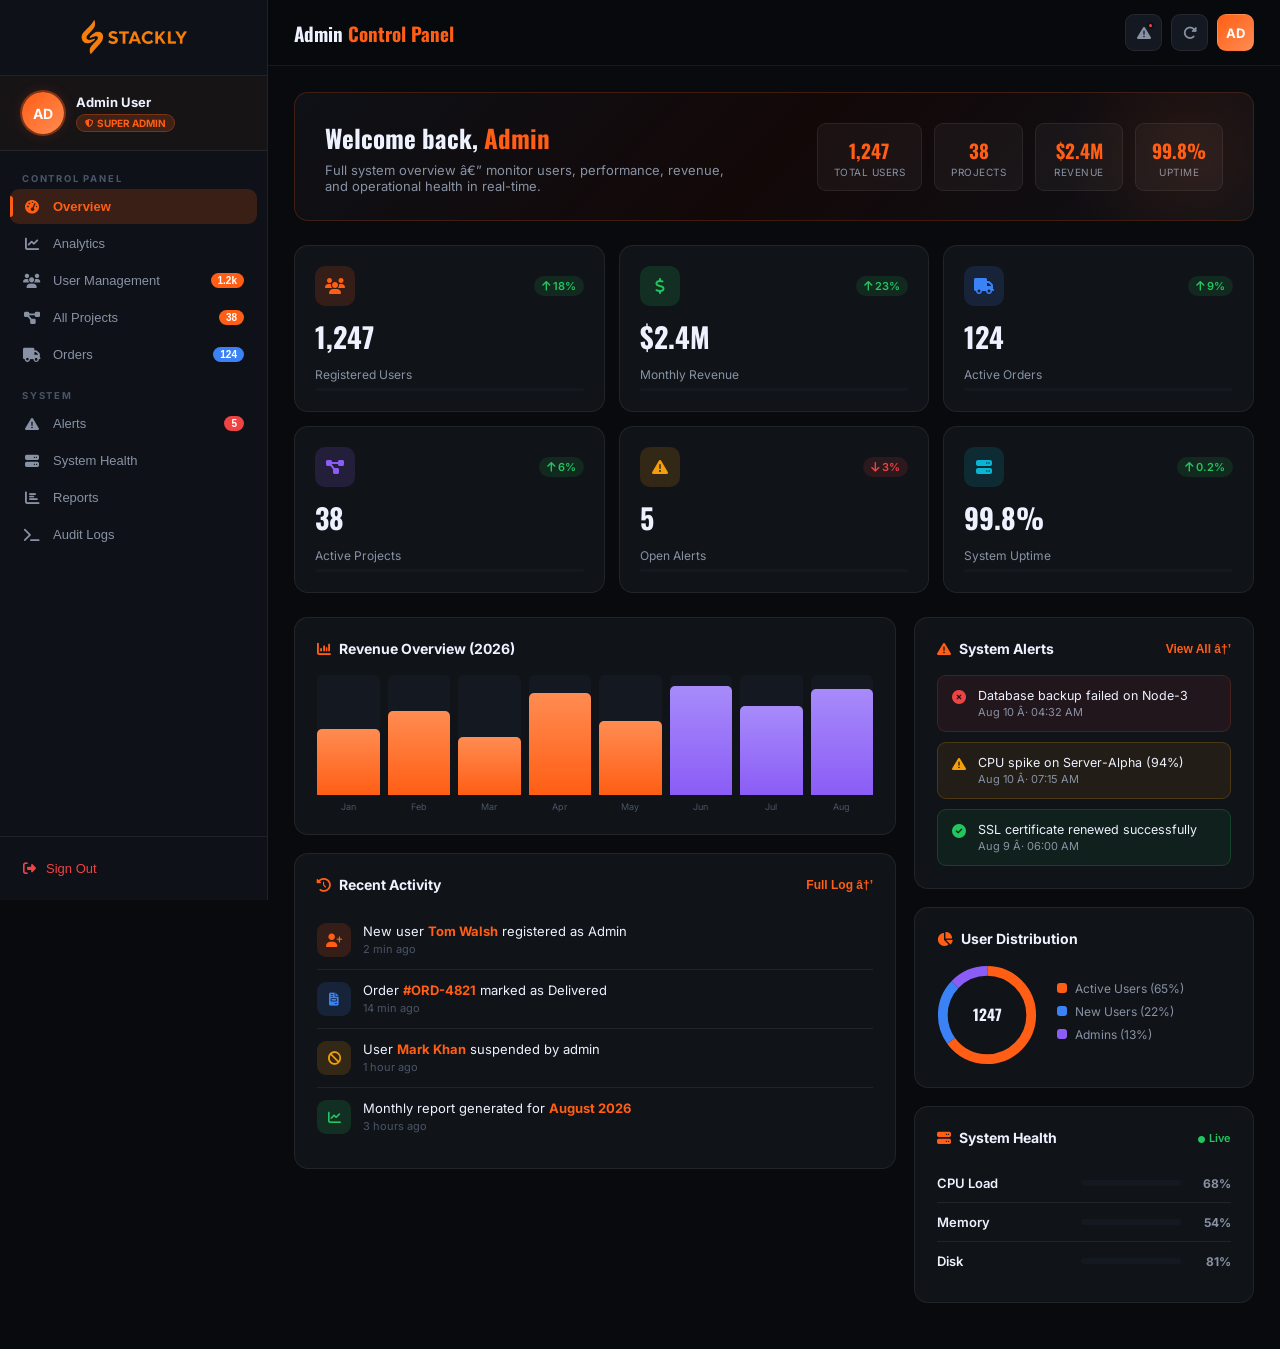
<file: admin-dashboard.html>
<!DOCTYPE html>
<html lang="en">
<head>

<link rel="preconnect" href="https://fonts.googleapis.com">
<link rel="preconnect" href="https://fonts.gstatic.com" crossorigin>
<link rel="preconnect" href="https://cdnjs.cloudflare.com" crossorigin>

<meta charset="UTF-8"/>
<meta name="viewport" content="width=device-width, initial-scale=1.0"/>
<title>Admin Dashboard | STACKLY Industrial</title>
<meta name="description" content="STACKLY Industrial Admin Control Panel â€“ manage users, analytics, and system settings."/>
<link rel="stylesheet" href="https://cdnjs.cloudflare.com/ajax/libs/font-awesome/6.4.0/css/all.min.css"/>
<link href="https://fonts.googleapis.com/css2?family=Inter:wght@300;400;500;600;700&family=Oswald:wght@500;600;700;800&display=swap" rel="stylesheet"/>
<style>     *, *::before, *::after { box-sizing: border-box; margin: 0; padding: 0; }     :root {       --primary:#FF5E14; --primary-dark:#d94e0e; --primary-glow:rgba(255,94,20,.18);       --bg:#080a0e; --bg2:#0e1117; --bg3:#141820;       --card:#101318; --border:rgba(255,255,255,.07);       --text:#eef2ff; --text-muted:#8892a4; --text-dim:#4a5568;       --success:#22c55e; --warning:#f59e0b; --info:#3b82f6; --danger:#ef4444;       --purple:#8b5cf6; --cyan:#06b6d4;       --sidebar-w:268px; --header-h:66px;       --radius:14px; --radius-sm:9px;       --tr:all .28s cubic-bezier(.25,.8,.25,1);     }     ::-webkit-scrollbar{width:4px} ::-webkit-scrollbar-track{background:var(--bg)} ::-webkit-scrollbar-thumb{background:var(--primary);border-radius:10px}     body{font-family:'Inter',sans-serif;background:var(--bg);color:var(--text);min-height:100vh;display:flex;overflow-x:hidden}      /* â•â• SIDEBAR â•â• */     .sidebar{width:var(--sidebar-w);min-height:100vh;background:var(--bg2);border-right:1px solid var(--border);display:flex;flex-direction:column;position:fixed;left:0;top:0;bottom:0;z-index:100}     .sidebar-logo{padding:20px 22px;display:flex;align-items:center;gap:12px;border-bottom:1px solid var(--border);text-decoration:none}     .logo-box{width:38px;height:38px;background:linear-gradient(135deg,var(--primary),#ff8c52);border-radius:9px;display:flex;align-items:center;justify-content:center;font-family:'Oswald',sans-serif;font-weight:800;font-size:13px;color:#fff;box-shadow:0 0 18px var(--primary-glow);flex-shrink:0}     .logo-text{font-family:'Oswald',sans-serif;font-weight:700;font-size:18px;color:var(--text)}     .logo-text span{color:var(--primary)}     .admin-pill{margin-left:auto;background:var(--primary-glow);border:1px solid rgba(255,94,20,.3);color:var(--primary);font-size:9px;font-weight:700;padding:3px 8px;border-radius:20px;text-transform:uppercase;letter-spacing:1px;flex-shrink:0}     .sidebar-user{padding:16px 22px;display:flex;align-items:center;gap:12px;border-bottom:1px solid var(--border);background:rgba(255,94,20,.04)}     .admin-av{width:42px;height:42px;background:linear-gradient(135deg,var(--primary),#ff8c52);border-radius:50%;display:flex;align-items:center;justify-content:center;font-size:14px;font-weight:700;color:#fff;flex-shrink:0;box-shadow:0 0 0 2px rgba(255,94,20,.4),0 0 14px var(--primary-glow)}     .admin-name{font-size:13px;font-weight:700;color:var(--text);overflow:hidden;text-overflow:ellipsis;white-space:nowrap}     .admin-badge{display:inline-flex;align-items:center;gap:4px;font-size:10px;color:var(--primary);background:var(--primary-glow);border:1px solid rgba(255,94,20,.3);border-radius:20px;padding:2px 8px;margin-top:3px;font-weight:700;text-transform:uppercase}     .sidebar-nav{flex:1;padding:14px 10px;overflow-y:auto}     .nav-label{font-size:9.5px;text-transform:uppercase;letter-spacing:1.8px;color:var(--text-dim);padding:8px 12px 5px;font-weight:700}     .nav-item{display:flex;align-items:center;gap:12px;padding:10px 13px;border-radius:var(--radius-sm);cursor:pointer;color:var(--text-muted);font-size:13px;font-weight:500;transition:var(--tr);margin-bottom:2px;background:none;border:none;width:100%;text-align:left;position:relative}     .nav-item:hover{background:rgba(255,94,20,.07);color:var(--primary)}     .nav-item.active{background:var(--primary-glow);color:var(--primary);font-weight:600}     .nav-item.active::before{content:'';position:absolute;left:0;top:20%;bottom:20%;width:3px;background:var(--primary);border-radius:0 3px 3px 0}     .nav-item i{width:18px;text-align:center;font-size:14px}     .nav-badge{margin-left:auto;font-size:10px;font-weight:700;border-radius:20px;padding:2px 7px;color:#fff}     .nb-red{background:var(--danger)} .nb-orange{background:var(--primary)} .nb-blue{background:var(--info)}     .sidebar-footer{padding:14px 10px;border-top:1px solid var(--border)}     .logout-btn{display:flex;align-items:center;gap:10px;padding:10px 13px;border-radius:var(--radius-sm);color:var(--danger);font-size:13px;font-weight:500;cursor:pointer;transition:var(--tr);background:none;border:none;width:100%;text-align:left}     .logout-btn:hover{background:rgba(239,68,68,.1)}      /* â•â• MAIN â•â• */     .main{margin-left:var(--sidebar-w);flex:1;display:flex;flex-direction:column;min-height:100vh;min-width:0}     .topbar{height:var(--header-h);background:rgba(8,10,14,.9);backdrop-filter:blur(16px);border-bottom:1px solid var(--border);display:flex;align-items:center;padding:0 26px;position:sticky;top:0;z-index:50;gap:14px}     .topbar-title{font-family:'Oswald',sans-serif;font-size:19px;font-weight:700;color:var(--text);flex:1}     .topbar-title span{color:var(--primary)}     .topbar-search{display:flex;align-items:center;gap:8px;background:var(--bg3);border:1px solid var(--border);border-radius:8px;padding:8px 13px;transition:var(--tr)}     .topbar-search:focus-within{border-color:var(--primary);box-shadow:0 0 0 3px var(--primary-glow)}     .topbar-search input{background:none;border:none;outline:none;color:var(--text);font-size:13px;width:190px}     .topbar-search input::placeholder{color:var(--text-dim)}     .topbar-search i{color:var(--text-dim);font-size:13px}     .topbar-actions{display:flex;align-items:center;gap:9px}     .icon-btn{width:37px;height:37px;border-radius:9px;background:var(--bg3);border:1px solid var(--border);display:flex;align-items:center;justify-content:center;color:var(--text-muted);cursor:pointer;transition:var(--tr);position:relative;font-size:14px}     .icon-btn:hover{border-color:var(--primary);color:var(--primary);background:var(--primary-glow)}     .notif-dot{position:absolute;top:7px;right:7px;width:7px;height:7px;background:var(--danger);border-radius:50%;border:2px solid var(--bg2)}      /* â•â• CONTENT â•â• */     .content{padding:26px;flex:1}     .page-section{display:none;animation:fadeUp .4s ease both}     .page-section.active{display:block}     @keyframes fadeUp{from{opacity:0;transform:translateY(14px)}to{opacity:1;transform:translateY(0)}}     @keyframes waveHand{0%{transform:rotate(0)}15%{transform:rotate(20deg)}30%{transform:rotate(-10deg)}45%{transform:rotate(18deg)}60%{transform:rotate(-8deg)}75%{transform:rotate(14deg)}100%{transform:rotate(0)}}      /* â”€ HERO BANNER â”€ */     .hero-banner{background:linear-gradient(135deg,#0e1117,#130808,#0e1117);border:1px solid rgba(255,94,20,.2);border-radius:var(--radius);padding:26px 30px;display:flex;align-items:center;justify-content:space-between;gap:20px;margin-bottom:24px;position:relative;overflow:hidden}     .hero-banner::before{content:'';position:absolute;top:-80px;right:-80px;width:280px;height:280px;background:radial-gradient(circle,rgba(255,94,20,.1) 0%,transparent 65%);pointer-events:none}     .hero-text h2{font-family:'Oswald',sans-serif;font-size:25px;font-weight:700;margin-bottom:6px}     .hero-text h2 span{color:var(--primary)}     .hero-text p{color:var(--text-muted);font-size:13px;max-width:400px}     .hero-kpis{display:flex;gap:12px;flex-wrap:wrap}     .hero-kpi{background:rgba(255,255,255,.04);border:1px solid var(--border);border-radius:var(--radius-sm);padding:12px 16px;text-align:center;min-width:88px}     .hero-kpi-val{font-size:19px;font-weight:800;color:var(--primary);font-family:'Oswald',sans-serif}     .hero-kpi-lbl{font-size:10px;color:var(--text-muted);margin-top:2px;text-transform:uppercase;letter-spacing:.5px}      /* â”€ SECTION HEADER â”€ */     .section-head{margin-bottom:22px}     .section-head h2{font-family:'Oswald',sans-serif;font-size:22px;font-weight:700;color:var(--text);margin-bottom:4px}     .section-head h2 span{color:var(--primary)}     .section-head p{font-size:13px;color:var(--text-muted)}      /* â”€ STATS â”€ */     .stats-grid{display:grid;grid-template-columns:repeat(3,1fr);gap:14px;margin-bottom:24px}     .stat-card{background:var(--card);border:1px solid var(--border);border-radius:var(--radius);padding:20px;display:flex;flex-direction:column;gap:10px;position:relative;overflow:hidden;transition:var(--tr)}     .stat-card:hover{border-color:var(--primary);transform:translateY(-3px);box-shadow:0 8px 28px rgba(255,94,20,.1)}     .stat-card::after{content:'';position:absolute;bottom:0;left:0;right:0;height:2px;background:linear-gradient(90deg,var(--primary),transparent);opacity:0;transition:var(--tr)}     .stat-card:hover::after{opacity:1}     .stat-header{display:flex;align-items:center;justify-content:space-between}     .stat-icon{width:40px;height:40px;border-radius:10px;display:flex;align-items:center;justify-content:center;font-size:16px}     .ic-orange{background:rgba(255,94,20,.15);color:var(--primary)} .ic-green{background:rgba(34,197,94,.15);color:var(--success)} .ic-blue{background:rgba(59,130,246,.15);color:var(--info)} .ic-amber{background:rgba(245,158,11,.15);color:var(--warning)} .ic-purple{background:rgba(139,92,246,.15);color:var(--purple)} .ic-cyan{background:rgba(6,182,212,.15);color:var(--cyan)} .ic-red{background:rgba(239,68,68,.15);color:var(--danger)}     .stat-trend{font-size:11px;font-weight:600;padding:3px 8px;border-radius:20px}     .trend-up{color:var(--success);background:rgba(34,197,94,.12)} .trend-down{color:var(--danger);background:rgba(239,68,68,.12)}     .stat-val{font-size:28px;font-weight:800;color:var(--text);font-family:'Oswald',sans-serif}     .stat-lbl{font-size:12px;color:var(--text-muted)}     .stat-bar{height:3px;background:var(--bg3);border-radius:10px;margin-top:-4px;overflow:hidden}     .stat-bar-fill{height:100%;border-radius:10px;transition:width 1.3s cubic-bezier(.4,0,.2,1)}      /* â”€ CARDS â”€ */     .card{background:var(--card);border:1px solid var(--border);border-radius:var(--radius);padding:22px}     .card-header{display:flex;align-items:center;justify-content:space-between;margin-bottom:18px}     .card-title{font-size:14px;font-weight:700;color:var(--text);display:flex;align-items:center;gap:8px}     .card-title i{color:var(--primary)}     .card-action{font-size:12px;color:var(--primary);cursor:pointer;font-weight:600;text-decoration:none;background:none;border:none}     .card-action:hover{text-decoration:underline}      /* â”€ GRID LAYOUTS â”€ */     .two-col{display:grid;grid-template-columns:1fr 340px;gap:18px;margin-bottom:20px}     .one-col{display:flex;flex-direction:column;gap:18px}      /* â”€ TABLE â”€ */     .table-wrap{overflow-x:auto}     table{width:100%;border-collapse:collapse;font-size:13px}     thead tr{border-bottom:1px solid var(--border)}     th{padding:10px 13px;text-align:left;font-size:10.5px;text-transform:uppercase;letter-spacing:1px;color:var(--text-dim);font-weight:700}     td{padding:12px 13px;color:var(--text-muted);border-bottom:1px solid rgba(255,255,255,.03);transition:var(--tr)}     tbody tr{transition:var(--tr)} tbody tr:hover td{background:rgba(255,94,20,.04);color:var(--text)} tbody tr:last-child td{border-bottom:none}     .td-bold{font-weight:700;color:var(--text)}     .mini-av{width:30px;height:30px;border-radius:50%;display:flex;align-items:center;justify-content:center;font-size:11px;font-weight:700;color:#fff;flex-shrink:0}     .pill{display:inline-flex;align-items:center;gap:5px;font-size:11px;font-weight:700;padding:3px 10px;border-radius:20px}     .pill i{font-size:7px}     .ps{background:rgba(34,197,94,.12);color:var(--success)} .pw{background:rgba(245,158,11,.12);color:var(--warning)} .pi{background:rgba(59,130,246,.12);color:var(--info)} .pd{background:rgba(239,68,68,.12);color:var(--danger)} .pp{background:rgba(139,92,246,.12);color:var(--purple)}     .act-btn{background:none;border:1px solid var(--border);color:var(--text-muted);padding:4px 11px;border-radius:6px;font-size:11px;cursor:pointer;transition:var(--tr);font-family:'Inter',sans-serif}     .act-btn:hover{border-color:var(--primary);color:var(--primary);background:var(--primary-glow)}     .act-btn.danger:hover{border-color:var(--danger);color:var(--danger);background:rgba(239,68,68,.08)}      /* â”€ CHART â”€ */     .rev-chart{display:flex;align-items:flex-end;gap:8px;height:120px;padding-top:10px}     .rev-bar{flex:1;display:flex;flex-direction:column;align-items:center}     .rev-bar-inner{width:100%;height:120px;background:var(--bg3);border-radius:5px 5px 0 0;position:relative}     .rev-bar-fill{position:absolute;bottom:0;left:0;right:0;border-radius:5px 5px 0 0;transition:height 1.2s cubic-bezier(.4,0,.2,1)}     .rfo{background:linear-gradient(to top,var(--primary),#ff8c52)} .rfp{background:linear-gradient(to top,var(--purple),#a78bfa)}     .rev-bar:hover .rev-bar-fill{filter:brightness(1.15)}     .rev-labels{display:flex;gap:8px;margin-top:6px}     .rev-lbl{flex:1;text-align:center;font-size:9px;color:var(--text-dim)}      /* â”€ HEALTH BARS â”€ */     .health-item{display:flex;align-items:center;gap:14px;padding:11px 0;border-bottom:1px solid var(--border)}     .health-item:last-child{border-bottom:none}     .health-name{font-size:13px;font-weight:600;color:var(--text);min-width:130px}     .health-bar{flex:1;height:6px;background:var(--bg3);border-radius:10px;overflow:hidden}     .health-fill{height:100%;border-radius:10px;transition:width 1.3s cubic-bezier(.4,0,.2,1)}     .hf-g{background:var(--success)} .hf-o{background:var(--primary)} .hf-b{background:var(--info)} .hf-a{background:var(--warning)} .hf-p{background:var(--purple)} .hf-c{background:var(--cyan)}     .health-pct{font-size:12px;font-weight:700;color:var(--text-muted);min-width:36px;text-align:right}      /* â”€ ALERTS â”€ */     .alert-item{display:flex;align-items:flex-start;gap:12px;padding:12px 14px;border-radius:var(--radius-sm);margin-bottom:10px;border:1px solid}     .alert-item:last-child{margin-bottom:0}     .alert-item.a-danger{background:rgba(239,68,68,.08);border-color:rgba(239,68,68,.2)}     .alert-item.a-warning{background:rgba(245,158,11,.08);border-color:rgba(245,158,11,.2)}     .alert-item.a-success{background:rgba(34,197,94,.08);border-color:rgba(34,197,94,.2)}     .alert-item.a-info{background:rgba(59,130,246,.08);border-color:rgba(59,130,246,.2)}     .alert-item.a-danger i{color:var(--danger)} .alert-item.a-warning i{color:var(--warning)} .alert-item.a-success i{color:var(--success)} .alert-item.a-info i{color:var(--info)}     .alert-item i{font-size:14px;margin-top:2px}     .alert-text{font-size:12.5px;color:var(--text)}     .alert-sub{font-size:11px;color:var(--text-muted);margin-top:2px}      /* â”€ ACTIVITY â”€ */     .act-item{display:flex;gap:12px;padding:12px 0;border-bottom:1px solid var(--border)}     .act-item:last-child{border-bottom:none}     .act-icon{width:34px;height:34px;border-radius:9px;display:flex;align-items:center;justify-content:center;font-size:13px;flex-shrink:0}     .act-text{font-size:13px;color:var(--text)} .act-text strong{color:var(--primary)}     .act-time{font-size:11px;color:var(--text-dim);margin-top:3px}      /* â”€ DONUT â”€ */     .donut-wrap{display:flex;align-items:center;gap:20px}     .dl-item{display:flex;align-items:center;gap:8px;font-size:12px;color:var(--text-muted);margin-bottom:8px}     .dl-dot{width:10px;height:10px;border-radius:3px;flex-shrink:0}      /* â”€ SETTINGS â”€ */     .settings-grid{display:grid;grid-template-columns:1fr 1fr;gap:18px}     .s-section h3{font-size:13px;font-weight:700;color:var(--text);margin-bottom:14px;padding-bottom:8px;border-bottom:1px solid var(--border);display:flex;align-items:center;gap:8px}     .s-section h3 i{color:var(--primary)}     .form-row{margin-bottom:14px}     .form-row label{display:block;font-size:11px;font-weight:700;color:var(--text-muted);text-transform:uppercase;letter-spacing:1px;margin-bottom:6px}     .form-ctrl{width:100%;background:var(--bg3);border:1px solid var(--border);border-radius:8px;padding:10px 14px;color:var(--text);font-size:13px;outline:none;font-family:'Inter',sans-serif;transition:var(--tr)}     .form-ctrl:focus{border-color:var(--primary);box-shadow:0 0 0 3px var(--primary-glow)}     .toggle-row{display:flex;align-items:center;justify-content:space-between;padding:11px 0;border-bottom:1px solid var(--border)}     .toggle-row:last-child{border-bottom:none}     .toggle-lbl{font-size:13px;color:var(--text)}     .toggle-sub{font-size:11px;color:var(--text-muted);margin-top:2px}     .toggle{width:42px;height:22px;background:var(--bg3);border:1px solid var(--border);border-radius:20px;cursor:pointer;position:relative;transition:var(--tr);flex-shrink:0}     .toggle.on{background:var(--primary);border-color:var(--primary)}     .toggle::after{content:'';position:absolute;top:3px;left:3px;width:14px;height:14px;background:#fff;border-radius:50%;transition:var(--tr)}     .toggle.on::after{left:23px}     .save-btn{background:var(--primary);color:#fff;border:none;padding:10px 24px;border-radius:9px;font-size:13px;font-weight:700;cursor:pointer;transition:var(--tr);font-family:'Inter',sans-serif}     .save-btn:hover{background:var(--primary-dark);transform:translateY(-1px)}      /* â”€ LOGS â”€ */     .log-item{display:flex;align-items:flex-start;gap:14px;padding:12px 0;border-bottom:1px solid var(--border)}     .log-item:last-child{border-bottom:none}     .log-badge{font-size:10px;font-weight:700;padding:3px 9px;border-radius:20px;flex-shrink:0;margin-top:2px}     .lb-info{background:rgba(59,130,246,.12);color:var(--info)} .lb-warn{background:rgba(245,158,11,.12);color:var(--warning)} .lb-danger{background:rgba(239,68,68,.12);color:var(--danger)} .lb-success{background:rgba(34,197,94,.12);color:var(--success)}     .log-text{font-size:12.5px;color:var(--text);flex:1}     .log-time{font-size:11px;color:var(--text-dim)}      /* â”€ REPORTS â”€ */     .report-grid{display:grid;grid-template-columns:repeat(3,1fr);gap:14px}     .report-card{background:var(--bg3);border:1px solid var(--border);border-radius:var(--radius-sm);padding:20px;cursor:pointer;transition:var(--tr);text-align:center}     .report-card:hover{border-color:var(--primary);transform:translateY(-3px)}     .report-card i{font-size:26px;color:var(--primary);margin-bottom:10px;display:block}     .report-card h4{font-size:13px;font-weight:700;color:var(--text);margin-bottom:4px}     .report-card p{font-size:11px;color:var(--text-muted)}      /* â”€ PROJECTS PAGE â”€ */     .proj-item{display:flex;align-items:center;gap:13px;padding:13px 0;border-bottom:1px solid var(--border);transition:var(--tr)}     .proj-item:first-child{padding-top:0} .proj-item:last-child{border-bottom:none;padding-bottom:0}     .proj-icon{width:38px;height:38px;border-radius:9px;display:flex;align-items:center;justify-content:center;font-size:14px;flex-shrink:0}     .p-orange{background:rgba(255,94,20,.15);color:var(--primary)} .p-blue{background:rgba(59,130,246,.15);color:var(--info)} .p-green{background:rgba(34,197,94,.15);color:var(--success)} .p-amber{background:rgba(245,158,11,.15);color:var(--warning)} .p-purple{background:rgba(139,92,246,.15);color:var(--purple)}     .proj-info{flex:1;min-width:0}     .proj-name{font-size:13px;font-weight:600;color:var(--text);overflow:hidden;text-overflow:ellipsis;white-space:nowrap}     .proj-meta{font-size:11px;color:var(--text-muted);margin-top:2px}     .prog-bar{height:4px;background:var(--bg3);border-radius:10px;overflow:hidden;width:90px;margin-bottom:3px}     .prog-fill{height:100%;background:var(--primary);border-radius:10px;transition:width 1.2s cubic-bezier(.4,0,.2,1)}     .prog-fill.g{background:var(--success)} .prog-fill.b{background:var(--info)} .prog-fill.a{background:var(--warning)} .prog-fill.p{background:var(--purple)}      /* â”€ RESPONSIVE â”€ */     @media(max-width:1100px){.two-col{grid-template-columns:1fr}.stats-grid{grid-template-columns:repeat(2,1fr)}}     @media(max-width:900px){.settings-grid{grid-template-columns:1fr}.report-grid{grid-template-columns:repeat(2,1fr)}}     .mobile-menu-btn{display:none;cursor:pointer;font-size:18px;margin-right:15px;color:var(--text)} @media(max-width:768px){.sidebar{transform:translateX(-100%);z-index:200;transition:transform 0.3s ease;box-shadow:4px 0 15px rgba(0,0,0,0.5)}.sidebar.open{transform:translateX(0)}.main{margin-left:0}.mobile-menu-btn{display:block}.stats-grid{grid-template-columns:1fr}.topbar-search{display:none}.sidebar-close-btn{display:block !important;}.topbar{padding:0 15px;gap:10px}.topbar-title{font-size:15px;white-space:nowrap;overflow:hidden;text-overflow:ellipsis}.proj-item{flex-wrap:wrap;gap:8px 13px}.proj-info{width:calc(100% - 51px);flex:none}.proj-item>div[style*="width:90px"]{margin-left:51px;flex:1;width:auto !important}.proj-item>span.pill{margin-left:0 !important}}   </style>
</head>
<body>
<!-- â•â•â•â•â•â•â•â•â•â• SIDEBAR â•â•â•â•â•â•â•â•â•â• -->
<aside class="sidebar">
<div style="display:flex; align-items:center; justify-content:space-between; border-bottom:1px solid var(--border);">
<a class="sidebar-logo" href="index.html" style="border-bottom:none; flex:1;">
<img src="images/stackly-logo.webp" alt="Stackly Logo" style="height: 35px; display: block; margin: auto;">
</a>
<div class="sidebar-close-btn" onclick="document.querySelector('.sidebar').classList.remove('open')" style="display:none; cursor:pointer; font-size:20px; color:var(--text); padding:0 20px;">
<i class="fas fa-times"></i>
</div>
</div>
<div class="sidebar-user">
<div class="admin-av" id="sidebarAvatar">AD</div>
<div style="min-width:0">
<div class="admin-name" id="sidebarName">Admin User</div>
<div class="admin-badge">
<i class="fas fa-shield-halved" style="font-size:8px">
</i> Super Admin</div>
</div>
</div>
<nav class="sidebar-nav">
<div class="nav-label">Control Panel</div>
<button class="nav-item active" data-page="overview" aria-label="Overview">
<i class="fas fa-gauge-high">
</i> Overview</button>
<button class="nav-item" data-page="analytics" aria-label="Analytics">
<i class="fas fa-chart-line">
</i> Analytics</button>
<button class="nav-item" data-page="users" aria-label="User Management">
<i class="fas fa-users">
</i> User Management <span class="nav-badge nb-orange">1.2k</span>
</button>
<button class="nav-item" data-page="projects" aria-label="All Projects">
<i class="fas fa-diagram-project">
</i> All Projects <span class="nav-badge nb-orange">38</span>
</button>
<button class="nav-item" data-page="orders" aria-label="Orders">
<i class="fas fa-truck">
</i> Orders <span class="nav-badge nb-blue">124</span>
</button>
<div class="nav-label" style="margin-top:10px">System</div>
<button class="nav-item" data-page="alerts" aria-label="Alerts">
<i class="fas fa-triangle-exclamation">
</i> Alerts <span class="nav-badge nb-red">5</span>
</button>
<button class="nav-item" data-page="health" aria-label="System Health">
<i class="fas fa-server">
</i> System Health</button>
<button class="nav-item" data-page="reports" aria-label="Reports">
<i class="fas fa-chart-bar">
</i> Reports</button>
<button class="nav-item" data-page="logs" aria-label="Audit Logs">
<i class="fas fa-terminal">
</i> Audit Logs</button>
</nav>
<div class="sidebar-footer">
<button class="logout-btn" aria-label="Sign Out" onclick="logout()">
<i class="fas fa-right-from-bracket">
</i> Sign Out</button>
</div>
</aside>
<!-- â•â•â•â•â•â•â•â•â•â• MAIN â•â•â•â•â•â•â•â•â•â• -->
<div class="main">
<!-- TOPBAR -->
<header class="topbar">
<div class="mobile-menu-btn" onclick="document.querySelector('.sidebar').classList.toggle('open')">
<i class="fas fa-bars"></i>
</div>
<div class="topbar-title" id="topbarTitle">Admin <span>Control Panel</span>
</div>

<div class="topbar-actions">
<div class="icon-btn" onclick="navTo('alerts')" title="Alerts">
<i class="fas fa-triangle-exclamation">
</i>
<span class="notif-dot">
</span>
</div>
<div class="icon-btn" onclick="location.reload()" title="Refresh">
<i class="fas fa-rotate-right">
</i>
</div>
<div class="icon-btn" id="topAvatar" onclick="window.location.href='404.html'" title="Profile" style="background:linear-gradient(135deg,var(--primary),#ff8c52);color:#fff;font-weight:700;font-size:13px;cursor:pointer">AD</div>
</div>
</header>
<div class="content">
<!-- â• â• â•  PAGE: OVERVIEW â• â• â•  -->
<section id="page-overview" class="page-section active">
<div class="hero-banner">
<div class="hero-text">
<h2>Welcome back, <span id="greetName">Admin</span>
<i class="fas fa-hand-wave" style="color:var(--primary);font-size:20px;vertical-align:middle;animation:waveHand 1.6s ease-in-out infinite;display:inline-block;transform-origin:70% 70%">
</i>
</h2>
<p>Full system overview â€” monitor users, performance, revenue, and operational health in real-time.</p>
</div>
<div class="hero-kpis">
<div class="hero-kpi">
<div class="hero-kpi-val" data-target="1247">0</div>
<div class="hero-kpi-lbl">Total Users</div>
</div>
<div class="hero-kpi">
<div class="hero-kpi-val" data-target="38">0</div>
<div class="hero-kpi-lbl">Projects</div>
</div>
<div class="hero-kpi">
<div class="hero-kpi-val">$2.4M</div>
<div class="hero-kpi-lbl">Revenue</div>
</div>
<div class="hero-kpi">
<div class="hero-kpi-val">99.8%</div>
<div class="hero-kpi-lbl">Uptime</div>
</div>
</div>
</div>
<div class="stats-grid">
<div class="stat-card">
<div class="stat-header">
<div class="stat-icon ic-orange">
<i class="fas fa-users">
</i>
</div>
<span class="stat-trend trend-up">
<i class="fas fa-arrow-up">
</i> 18%</span>
</div>
<div class="stat-val" data-target="1247">0</div>
<div class="stat-lbl">Registered Users</div>
<div class="stat-bar">
<div class="stat-bar-fill hf-o" style="width:0" data-w="82%">
</div>
</div>
</div>
<div class="stat-card">
<div class="stat-header">
<div class="stat-icon ic-green">
<i class="fas fa-dollar-sign">
</i>
</div>
<span class="stat-trend trend-up">
<i class="fas fa-arrow-up">
</i> 23%</span>
</div>
<div class="stat-val">$2.4M</div>
<div class="stat-lbl">Monthly Revenue</div>
<div class="stat-bar">
<div class="stat-bar-fill hf-g" style="width:0" data-w="71%">
</div>
</div>
</div>
<div class="stat-card">
<div class="stat-header">
<div class="stat-icon ic-blue">
<i class="fas fa-truck">
</i>
</div>
<span class="stat-trend trend-up">
<i class="fas fa-arrow-up">
</i> 9%</span>
</div>
<div class="stat-val" data-target="124">0</div>
<div class="stat-lbl">Active Orders</div>
<div class="stat-bar">
<div class="stat-bar-fill hf-b" style="width:0" data-w="55%">
</div>
</div>
</div>
<div class="stat-card">
<div class="stat-header">
<div class="stat-icon ic-purple">
<i class="fas fa-diagram-project">
</i>
</div>
<span class="stat-trend trend-up">
<i class="fas fa-arrow-up">
</i> 6%</span>
</div>
<div class="stat-val" data-target="38">0</div>
<div class="stat-lbl">Active Projects</div>
<div class="stat-bar">
<div class="stat-bar-fill hf-p" style="width:0" data-w="65%">
</div>
</div>
</div>
<div class="stat-card">
<div class="stat-header">
<div class="stat-icon ic-amber">
<i class="fas fa-triangle-exclamation">
</i>
</div>
<span class="stat-trend trend-down">
<i class="fas fa-arrow-down">
</i> 3%</span>
</div>
<div class="stat-val" data-target="5">0</div>
<div class="stat-lbl">Open Alerts</div>
<div class="stat-bar">
<div class="stat-bar-fill hf-a" style="width:0" data-w="20%">
</div>
</div>
</div>
<div class="stat-card">
<div class="stat-header">
<div class="stat-icon ic-cyan">
<i class="fas fa-server">
</i>
</div>
<span class="stat-trend trend-up">
<i class="fas fa-arrow-up">
</i> 0.2%</span>
</div>
<div class="stat-val">99.8%</div>
<div class="stat-lbl">System Uptime</div>
<div class="stat-bar">
<div class="stat-bar-fill hf-c" style="width:0" data-w="99.8%">
</div>
</div>
</div>
</div>
<div class="two-col">
<div class="one-col">
<!-- Revenue chart -->
<div class="card">
<div class="card-header">
<div class="card-title">
<i class="fas fa-chart-column">
</i> Revenue Overview (2026)</div>
</div>
<div class="rev-chart" id="revChart">
<div class="rev-bar">
<div class="rev-bar-inner">
<div class="rev-bar-fill rfo" style="height:0" data-h="55%">
</div>
</div>
</div>
<div class="rev-bar">
<div class="rev-bar-inner">
<div class="rev-bar-fill rfo" style="height:0" data-h="70%">
</div>
</div>
</div>
<div class="rev-bar">
<div class="rev-bar-inner">
<div class="rev-bar-fill rfo" style="height:0" data-h="48%">
</div>
</div>
</div>
<div class="rev-bar">
<div class="rev-bar-inner">
<div class="rev-bar-fill rfo" style="height:0" data-h="85%">
</div>
</div>
</div>
<div class="rev-bar">
<div class="rev-bar-inner">
<div class="rev-bar-fill rfo" style="height:0" data-h="62%">
</div>
</div>
</div>
<div class="rev-bar">
<div class="rev-bar-inner">
<div class="rev-bar-fill rfp" style="height:0" data-h="91%">
</div>
</div>
</div>
<div class="rev-bar">
<div class="rev-bar-inner">
<div class="rev-bar-fill rfp" style="height:0" data-h="74%">
</div>
</div>
</div>
<div class="rev-bar">
<div class="rev-bar-inner">
<div class="rev-bar-fill rfp" style="height:0" data-h="88%">
</div>
</div>
</div>
</div>
<div class="rev-labels">
<div class="rev-lbl">Jan</div>
<div class="rev-lbl">Feb</div>
<div class="rev-lbl">Mar</div>
<div class="rev-lbl">Apr</div>
<div class="rev-lbl">May</div>
<div class="rev-lbl">Jun</div>
<div class="rev-lbl">Jul</div>
<div class="rev-lbl">Aug</div>
</div>
</div>
<!-- Recent activity -->
<div class="card">
<div class="card-header">
<div class="card-title">
<i class="fas fa-clock-rotate-left">
</i> Recent Activity</div>
<button class="card-action" onclick="navTo('logs')">Full Log â†’</button>
</div>
<div class="act-item">
<div class="act-icon ic-orange">
<i class="fas fa-user-plus" style="color:var(--primary)">
</i>
</div>
<div>
<div class="act-text">New user <strong>Tom Walsh</strong> registered as Admin</div>
<div class="act-time">2 min ago</div>
</div>
</div>
<div class="act-item">
<div class="act-icon ic-blue">
<i class="fas fa-file-invoice" style="color:var(--info)">
</i>
</div>
<div>
<div class="act-text">Order <strong>#ORD-4821</strong> marked as Delivered</div>
<div class="act-time">14 min ago</div>
</div>
</div>
<div class="act-item">
<div class="act-icon ic-amber">
<i class="fas fa-ban" style="color:var(--warning)">
</i>
</div>
<div>
<div class="act-text">User <strong>Mark Khan</strong> suspended by admin</div>
<div class="act-time">1 hour ago</div>
</div>
</div>
<div class="act-item">
<div class="act-icon ic-green">
<i class="fas fa-chart-line" style="color:var(--success)">
</i>
</div>
<div>
<div class="act-text">Monthly report generated for <strong>August 2026</strong>
</div>
<div class="act-time">3 hours ago</div>
</div>
</div>
</div>
</div>
<div class="one-col">
<!-- Alerts -->
<div class="card">
<div class="card-header">
<div class="card-title">
<i class="fas fa-triangle-exclamation">
</i> System Alerts</div>
<button class="card-action" onclick="navTo('alerts')">View All â†’</button>
</div>
<div class="alert-item a-danger">
<i class="fas fa-circle-xmark">
</i>
<div>
<div class="alert-text">Database backup failed on Node-3</div>
<div class="alert-sub">Aug 10 Â· 04:32 AM</div>
</div>
</div>
<div class="alert-item a-warning">
<i class="fas fa-triangle-exclamation">
</i>
<div>
<div class="alert-text">CPU spike on Server-Alpha (94%)</div>
<div class="alert-sub">Aug 10 Â· 07:15 AM</div>
</div>
</div>
<div class="alert-item a-success">
<i class="fas fa-circle-check">
</i>
<div>
<div class="alert-text">SSL certificate renewed successfully</div>
<div class="alert-sub">Aug 9 Â· 06:00 AM</div>
</div>
</div>
</div>
<!-- User distribution donut -->
<div class="card">
<div class="card-header">
<div class="card-title">
<i class="fas fa-chart-pie">
</i> User Distribution</div>
</div>
<div class="donut-wrap">
<svg width="100" height="100" viewBox="0 0 36 36" style="flex-shrink:0">
<circle cx="18" cy="18" r="15.9155" fill="none" stroke="#1a1a2e" stroke-width="3.5"/>
<circle cx="18" cy="18" r="15.9155" fill="none" stroke="#FF5E14" stroke-width="3.5" stroke-dasharray="65 35" stroke-dashoffset="25"/>
<circle cx="18" cy="18" r="15.9155" fill="none" stroke="#3b82f6" stroke-width="3.5" stroke-dasharray="22 78" stroke-dashoffset="-40"/>
<circle cx="18" cy="18" r="15.9155" fill="none" stroke="#8b5cf6" stroke-width="3.5" stroke-dasharray="13 87" stroke-dashoffset="-62"/>
<text x="18" y="20" text-anchor="middle" fill="#eef2ff" font-size="5.5" font-weight="700" font-family="Oswald">1247</text>
</svg>
<div>
<div class="dl-item">
<div class="dl-dot" style="background:var(--primary)">
</div> Active Users (65%)</div>
<div class="dl-item">
<div class="dl-dot" style="background:var(--info)">
</div> New Users (22%)</div>
<div class="dl-item">
<div class="dl-dot" style="background:var(--purple)">
</div> Admins (13%)</div>
</div>
</div>
</div>
<!-- System health mini -->
<div class="card">
<div class="card-header">
<div class="card-title">
<i class="fas fa-server">
</i> System Health</div>
<span style="font-size:11px;color:var(--success);font-weight:600">
<i class="fas fa-circle" style="font-size:7px;margin-right:4px">
</i>Live</span>
</div>
<div class="health-item">
<div class="health-name">CPU Load</div>
<div class="health-bar">
<div class="health-fill hf-o" style="width:0" data-w="68%">
</div>
</div>
<div class="health-pct">68%</div>
</div>
<div class="health-item">
<div class="health-name">Memory</div>
<div class="health-bar">
<div class="health-fill hf-b" style="width:0" data-w="54%">
</div>
</div>
<div class="health-pct">54%</div>
</div>
<div class="health-item">
<div class="health-name">Disk</div>
<div class="health-bar">
<div class="health-fill hf-a" style="width:0" data-w="81%">
</div>
</div>
<div class="health-pct">81%</div>
</div>
</div>
</div>
</div>
</section>
<!-- â•â•â• PAGE: ANALYTICS â•â•â• -->
<section id="page-analytics" class="page-section">
<div class="section-head">
<h2>
<i class="fas fa-chart-line" style="color:var(--primary);margin-right:8px">
</i>Platform <span>Analytics</span>
</h2>
<p>Revenue trends, order stats, and user growth insights.</p>
</div>
<div class="stats-grid">
<div class="stat-card">
<div class="stat-header">
<div class="stat-icon ic-green">
<i class="fas fa-dollar-sign">
</i>
</div>
<span class="stat-trend trend-up">
<i class="fas fa-arrow-up">
</i> 23%</span>
</div>
<div class="stat-val">$2.4M</div>
<div class="stat-lbl">Monthly Revenue</div>
</div>
<div class="stat-card">
<div class="stat-header">
<div class="stat-icon ic-orange">
<i class="fas fa-users">
</i>
</div>
<span class="stat-trend trend-up">
<i class="fas fa-arrow-up">
</i> 18%</span>
</div>
<div class="stat-val" data-target="1247">0</div>
<div class="stat-lbl">Total Users</div>
</div>
<div class="stat-card">
<div class="stat-header">
<div class="stat-icon ic-blue">
<i class="fas fa-shopping-cart">
</i>
</div>
<span class="stat-trend trend-up">
<i class="fas fa-arrow-up">
</i> 11%</span>
</div>
<div class="stat-val" data-target="124">0</div>
<div class="stat-lbl">Orders This Month</div>
</div>
</div>
<div class="two-col">
<div class="card">
<div class="card-header">
<div class="card-title">
<i class="fas fa-chart-column">
</i> Revenue by Month</div>
</div>
<div class="rev-chart">
<div class="rev-bar">
<div class="rev-bar-inner">
<div class="rev-bar-fill rfo" style="height:0" data-h="55%">
</div>
</div>
</div>
<div class="rev-bar">
<div class="rev-bar-inner">
<div class="rev-bar-fill rfo" style="height:0" data-h="70%">
</div>
</div>
</div>
<div class="rev-bar">
<div class="rev-bar-inner">
<div class="rev-bar-fill rfo" style="height:0" data-h="48%">
</div>
</div>
</div>
<div class="rev-bar">
<div class="rev-bar-inner">
<div class="rev-bar-fill rfo" style="height:0" data-h="85%">
</div>
</div>
</div>
<div class="rev-bar">
<div class="rev-bar-inner">
<div class="rev-bar-fill rfp" style="height:0" data-h="62%">
</div>
</div>
</div>
<div class="rev-bar">
<div class="rev-bar-inner">
<div class="rev-bar-fill rfp" style="height:0" data-h="91%">
</div>
</div>
</div>
<div class="rev-bar">
<div class="rev-bar-inner">
<div class="rev-bar-fill rfp" style="height:0" data-h="74%">
</div>
</div>
</div>
<div class="rev-bar">
<div class="rev-bar-inner">
<div class="rev-bar-fill rfp" style="height:0" data-h="88%">
</div>
</div>
</div>
</div>
<div class="rev-labels">
<div class="rev-lbl">Jan</div>
<div class="rev-lbl">Feb</div>
<div class="rev-lbl">Mar</div>
<div class="rev-lbl">Apr</div>
<div class="rev-lbl">May</div>
<div class="rev-lbl">Jun</div>
<div class="rev-lbl">Jul</div>
<div class="rev-lbl">Aug</div>
</div>
</div>
<div class="card">
<div class="card-header">
<div class="card-title">
<i class="fas fa-chart-pie">
</i> Traffic Sources</div>
</div>
<div style="display:flex;flex-direction:column;gap:14px;margin-top:8px">
<div>
<div style="display:flex;justify-content:space-between;font-size:12px;color:var(--text-muted);margin-bottom:5px">
<span>Direct</span>
<span>42%</span>
</div>
<div class="health-bar" style="height:8px">
<div class="health-fill hf-o" style="width:0" data-w="42%">
</div>
</div>
</div>
<div>
<div style="display:flex;justify-content:space-between;font-size:12px;color:var(--text-muted);margin-bottom:5px">
<span>Organic Search</span>
<span>31%</span>
</div>
<div class="health-bar" style="height:8px">
<div class="health-fill hf-b" style="width:0" data-w="31%">
</div>
</div>
</div>
<div>
<div style="display:flex;justify-content:space-between;font-size:12px;color:var(--text-muted);margin-bottom:5px">
<span>Referral</span>
<span>18%</span>
</div>
<div class="health-bar" style="height:8px">
<div class="health-fill hf-p" style="width:0" data-w="18%">
</div>
</div>
</div>
<div>
<div style="display:flex;justify-content:space-between;font-size:12px;color:var(--text-muted);margin-bottom:5px">
<span>Social Media</span>
<span>9%</span>
</div>
<div class="health-bar" style="height:8px">
<div class="health-fill hf-g" style="width:0" data-w="9%">
</div>
</div>
</div>
</div>
</div>
</div>
</section>
<!-- â•â•â• PAGE: USERS â•â•â• -->
<section id="page-users" class="page-section">
<div class="section-head">
<h2>
<i class="fas fa-users" style="color:var(--primary);margin-right:8px">
</i>User <span>Management</span>
</h2>
<p>View, edit, ban and manage all registered users.</p>
</div>
<div class="stats-grid">
<div class="stat-card">
<div class="stat-header">
<div class="stat-icon ic-orange">
<i class="fas fa-users">
</i>
</div>
</div>
<div class="stat-val" data-target="1247">0</div>
<div class="stat-lbl">Total Users</div>
</div>
<div class="stat-card">
<div class="stat-header">
<div class="stat-icon ic-green">
<i class="fas fa-user-check">
</i>
</div>
</div>
<div class="stat-val" data-target="1089">0</div>
<div class="stat-lbl">Active Users</div>
</div>
<div class="stat-card">
<div class="stat-header">
<div class="stat-icon ic-red">
<i class="fas fa-user-slash">
</i>
</div>
</div>
<div class="stat-val" data-target="158">0</div>
<div class="stat-lbl">Suspended</div>
</div>
</div>
<div class="card">
<div class="card-header">
<div class="card-title">
<i class="fas fa-list">
</i> All Users</div>
<button class="save-btn" style="padding:8px 18px;font-size:12px" onclick="window.location.href='404.html'">
<i class="fas fa-user-plus" style="margin-right:6px">
</i>Add User</button>
</div>
<div class="table-wrap">
<table>
<thead>
<tr>
<th>User</th>
<th>Email</th>
<th>Role</th>
<th>Status</th>
<th>Joined</th>
<th>Actions</th>
</tr>
</thead>
<tbody>
<tr>
<td>
<div style="display:flex;align-items:center;gap:10px">
<div class="mini-av" style="background:linear-gradient(135deg,#FF5E14,#ff8c52)">JD</div>
<span class="td-bold">John Doe</span>
</div>
</td>
<td>john@example.com</td>
<td>
<span class="pill pi">
<i class="fas fa-circle">
</i> User</span>
</td>
<td>
<span class="pill ps">
<i class="fas fa-circle">
</i> Active</span>
</td>
<td>Jan 12, 2026</td>
<td style="display:flex;gap:6px">
<button class="act-btn"  onclick="window.location.href='404.html'">Edit</button>
<button class="act-btn danger" onclick="window.location.href='404.html'">Ban</button>
</td>
</tr>
<tr>
<td>
<div style="display:flex;align-items:center;gap:10px">
<div class="mini-av" style="background:linear-gradient(135deg,#8b5cf6,#a78bfa)">SR</div>
<span class="td-bold">Sara Rahman</span>
</div>
</td>
<td>sara@stackly.com</td>
<td>
<span class="pill pw">
<i class="fas fa-circle">
</i> Admin</span>
</td>
<td>
<span class="pill ps">
<i class="fas fa-circle">
</i> Active</span>
</td>
<td>Feb 3, 2026</td>
<td style="display:flex;gap:6px">
<button class="act-btn" onclick="window.location.href='404.html'">Edit</button>
<button class="act-btn danger" onclick="window.location.href='404.html'">Ban</button>
</td>
</tr>
<tr>
<td>
<div style="display:flex;align-items:center;gap:10px">
<div class="mini-av" style="background:linear-gradient(135deg,#06b6d4,#67e8f9)">MK</div>
<span class="td-bold">Mark Khan</span>
</div>
</td>
<td>mark@factory.io</td>
<td>
<span class="pill pi">
<i class="fas fa-circle">
</i> User</span>
</td>
<td>
<span class="pill pd">
<i class="fas fa-circle">
</i> Suspended</span>
</td>
<td>Mar 19, 2026</td>
<td style="display:flex;gap:6px">
<button class="act-btn" onclick="window.location.href='404.html'">Edit</button>
<button class="act-btn" onclick="window.location.href='404.html'">Restore</button>
</td>
</tr>
<tr>
<td>
<div style="display:flex;align-items:center;gap:10px">
<div class="mini-av" style="background:linear-gradient(135deg,#22c55e,#86efac)">AL</div>
<span class="td-bold">Aisha Lam</span>
</div>
</td>
<td>aisha@ind.net</td>
<td>
<span class="pill pi">
<i class="fas fa-circle">
</i> User</span>
</td>
<td>
<span class="pill ps">
<i class="fas fa-circle">
</i> Active</span>
</td>
<td>Apr 8, 2026</td>
<td style="display:flex;gap:6px">
<button class="act-btn" onclick="window.location.href='404.html'">Edit</button>
<button class="act-btn danger" onclick="window.location.href='404.html'">Ban</button>
</td>
</tr>
<tr>
<td>
<div style="display:flex;align-items:center;gap:10px">
<div class="mini-av" style="background:linear-gradient(135deg,#f59e0b,#fcd34d)">TW</div>
<span class="td-bold">Tom Walsh</span>
</div>
</td>
<td>tom@steelco.com</td>
<td>
<span class="pill pw">
<i class="fas fa-circle">
</i> Admin</span>
</td>
<td>
<span class="pill pw">
<i class="fas fa-circle">
</i> Pending</span>
</td>
<td>Jul 30, 2026</td>
<td style="display:flex;gap:6px">
<button class="act-btn" onclick="window.location.href='404.html'">Approve</button>
<button class="act-btn danger" onclick="window.location.href='404.html'">Reject</button>
</td>
</tr>
</tbody>
</table>
</div>
</div>
</section>
<!-- â•â•â• PAGE: ALL PROJECTS â•â•â• -->
<section id="page-projects" class="page-section">
<div class="section-head">
<h2>
<i class="fas fa-diagram-project" style="color:var(--primary);margin-right:8px">
</i>All <span>Projects</span>
</h2>
<p>Monitor all active, completed and pending industrial projects.</p>
</div>
<div class="two-col">
<div class="card">
<div class="card-header">
<div class="card-title">
<i class="fas fa-list">
</i> Project List</div>
<span class="pill ps">38 Total</span>
</div>
<div class="proj-item">
<div class="proj-icon p-orange">
<i class="fas fa-industry">
</i>
</div>
<div class="proj-info">
<div class="proj-name">Steel Plant Modernization</div>
<div class="proj-meta">John Doe Â· Due Sep 30, 2026</div>
</div>
<div style="width:90px">
<div class="prog-bar">
<div class="prog-fill" style="width:0" data-w="78%">
</div>
</div>
<div style="font-size:10px;color:var(--text-muted);text-align:right">78%</div>
</div>
<span class="pill ps" style="margin-left:12px">Active</span>
</div>
<div class="proj-item">
<div class="proj-icon p-blue">
<i class="fas fa-bolt">
</i>
</div>
<div class="proj-info">
<div class="proj-name">Power Grid Upgrade</div>
<div class="proj-meta">Sara Rahman Â· Due Oct 15, 2026</div>
</div>
<div style="width:90px">
<div class="prog-bar">
<div class="prog-fill b" style="width:0" data-w="52%">
</div>
</div>
<div style="font-size:10px;color:var(--text-muted);text-align:right">52%</div>
</div>
<span class="pill pi" style="margin-left:12px">In Progress</span>
</div>
<div class="proj-item">
<div class="proj-icon p-green">
<i class="fas fa-leaf">
</i>
</div>
<div class="proj-info">
<div class="proj-name">Green Energy Initiative</div>
<div class="proj-meta">Aisha Lam Â· Due Dec 1, 2026</div>
</div>
<div style="width:90px">
<div class="prog-bar">
<div class="prog-fill g" style="width:0" data-w="31%">
</div>
</div>
<div style="font-size:10px;color:var(--text-muted);text-align:right">31%</div>
</div>
<span class="pill ps" style="margin-left:12px">Active</span>
</div>
<div class="proj-item">
<div class="proj-icon p-amber">
<i class="fas fa-gears">
</i>
</div>
<div class="proj-info">
<div class="proj-name">Automation Integration</div>
<div class="proj-meta">Tom Walsh Â· Due Nov 5, 2026</div>
</div>
<div style="width:90px">
<div class="prog-bar">
<div class="prog-fill a" style="width:0" data-w="91%">
</div>
</div>
<div style="font-size:10px;color:var(--text-muted);text-align:right">91%</div>
</div>
<span class="pill pw" style="margin-left:12px">Near Done</span>
</div>
<div class="proj-item">
<div class="proj-icon p-purple">
<i class="fas fa-robot">
</i>
</div>
<div class="proj-info">
<div class="proj-name">Robotics Line Setup</div>
<div class="proj-meta">Mark Khan Â· Due Jan 15, 2027</div>
</div>
<div style="width:90px">
<div class="prog-bar">
<div class="prog-fill p" style="width:0" data-w="18%">
</div>
</div>
<div style="font-size:10px;color:var(--text-muted);text-align:right">18%</div>
</div>
<span class="pill ps" style="margin-left:12px">Active</span>
</div>
</div>
<div class="card">
<div class="card-header">
<div class="card-title">
<i class="fas fa-chart-pie">
</i> Project Status</div>
</div>
<div style="display:flex;flex-direction:column;gap:14px">
<div>
<div style="display:flex;justify-content:space-between;font-size:12px;color:var(--text-muted);margin-bottom:5px">
<span>Active Projects</span>
<span>24 / 38</span>
</div>
<div class="health-bar" style="height:8px">
<div class="health-fill hf-o" style="width:0" data-w="63%">
</div>
</div>
</div>
<div>
<div style="display:flex;justify-content:space-between;font-size:12px;color:var(--text-muted);margin-bottom:5px">
<span>Completed</span>
<span>10 / 38</span>
</div>
<div class="health-bar" style="height:8px">
<div class="health-fill hf-g" style="width:0" data-w="26%">
</div>
</div>
</div>
<div>
<div style="display:flex;justify-content:space-between;font-size:12px;color:var(--text-muted);margin-bottom:5px">
<span>On Hold</span>
<span>4 / 38</span>
</div>
<div class="health-bar" style="height:8px">
<div class="health-fill hf-a" style="width:0" data-w="11%">
</div>
</div>
</div>
</div>
<div style="margin-top:20px;padding-top:16px;border-top:1px solid var(--border)">
<div style="font-size:13px;font-weight:600;color:var(--text);margin-bottom:12px">Quick Stats</div>
<div style="display:grid;grid-template-columns:1fr 1fr;gap:12px">
<div style="background:var(--bg3);border-radius:var(--radius-sm);padding:14px;text-align:center">
<div style="font-size:20px;font-weight:800;color:var(--primary);font-family:'Oswald',sans-serif">38</div>
<div style="font-size:11px;color:var(--text-muted)">Total Projects</div>
</div>
<div style="background:var(--bg3);border-radius:var(--radius-sm);padding:14px;text-align:center">
<div style="font-size:20px;font-weight:800;color:var(--success);font-family:'Oswald',sans-serif">10</div>
<div style="font-size:11px;color:var(--text-muted)">Completed</div>
</div>
<div style="background:var(--bg3);border-radius:var(--radius-sm);padding:14px;text-align:center">
<div style="font-size:20px;font-weight:800;color:var(--info);font-family:'Oswald',sans-serif">143</div>
<div style="font-size:11px;color:var(--text-muted)">Team Members</div>
</div>
<div style="background:var(--bg3);border-radius:var(--radius-sm);padding:14px;text-align:center">
<div style="font-size:20px;font-weight:800;color:var(--warning);font-family:'Oswald',sans-serif">4</div>
<div style="font-size:11px;color:var(--text-muted)">On Hold</div>
</div>
</div>
</div>
</div>
</div>
</section>
<!-- â•â•â• PAGE: ORDERS â•â•â• -->
<section id="page-orders" class="page-section">
<div class="section-head">
<h2>
<i class="fas fa-truck" style="color:var(--primary);margin-right:8px">
</i>Orders <span>Management</span>
</h2>
<p>Track, process, and manage all platform orders.</p>
</div>
<div class="stats-grid">
<div class="stat-card">
<div class="stat-header">
<div class="stat-icon ic-green">
<i class="fas fa-circle-check">
</i>
</div>
</div>
<div class="stat-val" data-target="89">0</div>
<div class="stat-lbl">Delivered</div>
</div>
<div class="stat-card">
<div class="stat-header">
<div class="stat-icon ic-amber">
<i class="fas fa-truck">
</i>
</div>
</div>
<div class="stat-val" data-target="22">0</div>
<div class="stat-lbl">In Transit</div>
</div>
<div class="stat-card">
<div class="stat-header">
<div class="stat-icon ic-red">
<i class="fas fa-ban">
</i>
</div>
</div>
<div class="stat-val" data-target="13">0</div>
<div class="stat-lbl">Cancelled</div>
</div>
</div>
<div class="card">
<div class="card-header">
<div class="card-title">
<i class="fas fa-list">
</i> All Orders</div>
</div>
<div class="table-wrap">
<table>
<thead>
<tr>
<th>Order ID</th>
<th>User</th>
<th>Item</th>
<th>Amount</th>
<th>Date</th>
<th>Status</th>
<th>Action</th>
</tr>
</thead>
<tbody>
<tr>
<td class="td-bold">#ORD-4821</td>
<td>John Doe</td>
<td>Industrial Valves x20</td>
<td class="td-bold">$3,240</td>
<td>Aug 8, 2026</td>
<td>
<span class="pill ps">
<i class="fas fa-circle">
</i> Delivered</span>
</td>
<td>
<button class="act-btn" onclick="window.location.href='404.html'">Details</button>
</td>
</tr>
<tr>
<td class="td-bold">#ORD-4753</td>
<td>Sara Rahman</td>
<td>Safety Helmets x50</td>
<td class="td-bold">$980</td>
<td>Aug 5, 2026</td>
<td>
<span class="pill pw">
<i class="fas fa-circle">
</i> Shipping</span>
</td>
<td>
<button class="act-btn" onclick="window.location.href='404.html'">Track</button>
</td>
</tr>
<tr>
<td class="td-bold">#ORD-4698</td>
<td>Mark Khan</td>
<td>Steel Pipes Grade A</td>
<td class="td-bold">$12,500</td>
<td>Jul 30, 2026</td>
<td>
<span class="pill pi">
<i class="fas fa-circle">
</i> Processing</span>
</td>
<td>
<button class="act-btn" onclick="window.location.href='404.html'">Details</button>
</td>
</tr>
<tr>
<td class="td-bold">#ORD-4612</td>
<td>Aisha Lam</td>
<td>Hydraulic Pumps x4</td>
<td class="td-bold">$7,800</td>
<td>Jul 22, 2026</td>
<td>
<span class="pill ps">
<i class="fas fa-circle">
</i> Delivered</span>
</td>
<td>
<button class="act-btn" onclick="window.location.href='404.html'">Details</button>
</td>
</tr>
<tr>
<td class="td-bold">#ORD-4501</td>
<td>Tom Walsh</td>
<td>Control Panels x2</td>
<td class="td-bold">$22,000</td>
<td>Jul 15, 2026</td>
<td>
<span class="pill pd">
<i class="fas fa-circle">
</i> Cancelled</span>
</td>
<td>
<button class="act-btn" onclick="window.location.href='404.html'">Details</button>
</td>
</tr>
</tbody>
</table>
</div>
</div>
</section>
<!-- â•â•â• PAGE: ALERTS â•â•â• -->
<section id="page-alerts" class="page-section">
<div class="section-head">
<h2>
<i class="fas fa-triangle-exclamation" style="color:var(--primary);margin-right:8px">
</i>System <span>Alerts</span>
</h2>
<p>All active warnings, errors, and system notifications.</p>
</div>
<div class="card">
<div class="card-header">
<div class="card-title">
<i class="fas fa-triangle-exclamation">
</i> Active Alerts (5)</div>
<button class="save-btn" style="padding:8px 18px;font-size:12px" onclick="window.location.href='404.html'">Dismiss All</button>
</div>
<div class="alert-item a-danger">
<i class="fas fa-circle-xmark">
</i>
<div style="flex:1">
<div class="alert-text">Database backup failed on Node-3</div>
<div class="alert-sub">Aug 10 Â· 04:32 AM Â· Critical</div>
</div>
<button class="act-btn danger" style="flex-shrink:0" onclick="window.location.href='404.html'">Resolve</button>
</div>
<div class="alert-item a-warning">
<i class="fas fa-triangle-exclamation">
</i>
<div style="flex:1">
<div class="alert-text">CPU usage spike on Server-Alpha (94%)</div>
<div class="alert-sub">Aug 10 Â· 07:15 AM Â· Warning</div>
</div>
<button class="act-btn" style="flex-shrink:0" onclick="window.location.href='404.html'">Scale</button>
</div>
<div class="alert-item a-warning">
<i class="fas fa-user-slash">
</i>
<div style="flex:1">
<div class="alert-text">5 failed login attempts â€” mark@factory.io</div>
<div class="alert-sub">Aug 9 Â· 11:58 PM Â· Security</div>
</div>
<button class="act-btn danger" style="flex-shrink:0" onclick="window.location.href='404.html'">Block</button>
</div>
<div class="alert-item a-success">
<i class="fas fa-circle-check">
</i>
<div style="flex:1">
<div class="alert-text">SSL certificate renewed successfully</div>
<div class="alert-sub">Aug 9 Â· 06:00 AM Â· Resolved</div>
</div>
<button class="act-btn" style="flex-shrink:0" onclick="window.location.href='404.html'">View</button>
</div>
<div class="alert-item a-info">
<i class="fas fa-cloud-arrow-up">
</i>
<div style="flex:1">
<div class="alert-text">Scheduled maintenance window in 48 hours</div>
<div class="alert-sub">Aug 12 Â· 02:00 AM Â· Planned</div>
</div>
<button class="act-btn" style="flex-shrink:0" onclick="window.location.href='404.html'">Details</button>
</div>
</div>
</section>
<!-- â•â•â• PAGE: SYSTEM HEALTH â•â•â• -->
<section id="page-health" class="page-section">
<div class="section-head">
<h2>
<i class="fas fa-server" style="color:var(--primary);margin-right:8px">
</i>System <span>Health</span>
</h2>
<p>Real-time server and infrastructure monitoring.</p>
</div>
<div class="stats-grid">
<div class="stat-card">
<div class="stat-header">
<div class="stat-icon ic-cyan">
<i class="fas fa-server">
</i>
</div>
<span style="font-size:11px;color:var(--success);font-weight:600">
<i class="fas fa-circle" style="font-size:7px;margin-right:3px">
</i>Online</span>
</div>
<div class="stat-val">99.8%</div>
<div class="stat-lbl">System Uptime</div>
</div>
<div class="stat-card">
<div class="stat-header">
<div class="stat-icon ic-blue">
<i class="fas fa-network-wired">
</i>
</div>
</div>
<div class="stat-val">12ms</div>
<div class="stat-lbl">Avg Response Time</div>
</div>
<div class="stat-card">
<div class="stat-header">
<div class="stat-icon ic-green">
<i class="fas fa-database">
</i>
</div>
</div>
<div class="stat-val" data-target="4">0</div>
<div class="stat-lbl">Active Nodes</div>
</div>
</div>
<div class="two-col">
<div class="card">
<div class="card-header">
<div class="card-title">
<i class="fas fa-microchip">
</i> Resource Usage</div>
<span style="font-size:11px;color:var(--success);font-weight:600">
<i class="fas fa-circle" style="font-size:7px;margin-right:4px">
</i>Live</span>
</div>
<div class="health-item">
<div class="health-name">CPU Load</div>
<div class="health-bar">
<div class="health-fill hf-o" style="width:0" data-w="68%">
</div>
</div>
<div class="health-pct">68%</div>
</div>
<div class="health-item">
<div class="health-name">Memory Usage</div>
<div class="health-bar">
<div class="health-fill hf-b" style="width:0" data-w="54%">
</div>
</div>
<div class="health-pct">54%</div>
</div>
<div class="health-item">
<div class="health-name">Disk Storage</div>
<div class="health-bar">
<div class="health-fill hf-a" style="width:0" data-w="81%">
</div>
</div>
<div class="health-pct">81%</div>
</div>
<div class="health-item">
<div class="health-name">Network I/O</div>
<div class="health-bar">
<div class="health-fill hf-g" style="width:0" data-w="42%">
</div>
</div>
<div class="health-pct">42%</div>
</div>
<div class="health-item">
<div class="health-name">DB Queries/s</div>
<div class="health-bar">
<div class="health-fill hf-p" style="width:0" data-w="29%">
</div>
</div>
<div class="health-pct">29%</div>
</div>
<div class="health-item">
<div class="health-name">Cache Hit Rate</div>
<div class="health-bar">
<div class="health-fill hf-c" style="width:0" data-w="91%">
</div>
</div>
<div class="health-pct">91%</div>
</div>
</div>
<div class="one-col">
<div class="card">
<div class="card-header">
<div class="card-title">
<i class="fas fa-hdd">
</i> Server Nodes</div>
</div>
<table>
<thead>
<tr>
<th>Node</th>
<th>Status</th>
<th>Load</th>
</tr>
</thead>
<tbody>
<tr>
<td class="td-bold">Server-Alpha</td>
<td>
<span class="pill pw">
<i class="fas fa-circle">
</i> Warning</span>
</td>
<td>94%</td>
</tr>
<tr>
<td class="td-bold">Server-Beta</td>
<td>
<span class="pill ps">
<i class="fas fa-circle">
</i> Online</span>
</td>
<td>48%</td>
</tr>
<tr>
<td class="td-bold">Server-Gamma</td>
<td>
<span class="pill ps">
<i class="fas fa-circle">
</i> Online</span>
</td>
<td>31%</td>
</tr>
<tr>
<td class="td-bold">Node-3</td>
<td>
<span class="pill pd">
<i class="fas fa-circle">
</i> Error</span>
</td>
<td>â€”</td>
</tr>
</tbody>
</table>
</div>
<div class="card">
<div class="card-header">
<div class="card-title">
<i class="fas fa-shield-halved">
</i> Security</div>
</div>
<div style="display:flex;flex-direction:column;gap:10px">
<div style="display:flex;justify-content:space-between;align-items:center;padding:8px 0;border-bottom:1px solid var(--border)">
<span style="font-size:13px;color:var(--text)">Firewall</span>
<span class="pill ps">
<i class="fas fa-circle">
</i> Active</span>
</div>
<div style="display:flex;justify-content:space-between;align-items:center;padding:8px 0;border-bottom:1px solid var(--border)">
<span style="font-size:13px;color:var(--text)">SSL/TLS</span>
<span class="pill ps">
<i class="fas fa-circle">
</i> Valid</span>
</div>
<div style="display:flex;justify-content:space-between;align-items:center;padding:8px 0;border-bottom:1px solid var(--border)">
<span style="font-size:13px;color:var(--text)">DDoS Shield</span>
<span class="pill ps">
<i class="fas fa-circle">
</i> Active</span>
</div>
<div style="display:flex;justify-content:space-between;align-items:center;padding:8px 0">
<span style="font-size:13px;color:var(--text)">Backup</span>
<span class="pill pd">
<i class="fas fa-circle">
</i> Failed</span>
</div>
</div>
</div>
</div>
</div>
</section>
<!-- â•â•â• PAGE: REPORTS â•â•â• -->
<section id="page-reports" class="page-section">
<div class="section-head">
<h2>
<i class="fas fa-file-chart-column" style="color:var(--primary);margin-right:8px">
</i>Platform <span>Reports</span>
</h2>
<p>Generate, export and schedule reports.</p>
</div>
<div class="card" style="margin-bottom:20px">
<div class="card-header">
<div class="card-title">
<i class="fas fa-download">
</i> Quick Export</div>
</div>
<div class="report-grid">
<div class="report-card" onclick="window.location.href='404.html'">
<i class="fas fa-users">
</i>
<h4>User Report</h4>
<p>All user data & activity</p>
</div>
<div class="report-card" onclick="window.location.href='404.html'">
<i class="fas fa-dollar-sign">
</i>
<h4>Revenue Report</h4>
<p>Monthly & yearly revenue</p>
</div>
<div class="report-card" onclick="window.location.href='404.html'">
<i class="fas fa-box-open">
</i>
<h4>Orders Report</h4>
<p>Full order history</p>
</div>
<div class="report-card" onclick="window.location.href='404.html'">
<i class="fas fa-diagram-project">
</i>
<h4>Project Report</h4>
<p>Progress & timelines</p>
</div>
<div class="report-card" onclick="window.location.href='404.html'">
<i class="fas fa-server">
</i>
<h4>System Report</h4>
<p>Uptime & performance</p>
</div>
<div class="report-card" onclick="window.location.href='404.html'">
<i class="fas fa-shield-halved">
</i>
<h4>Security Report</h4>
<p>Threats & audit trail</p>
</div>
</div>
</div>
<div class="card">
<div class="card-header">
<div class="card-title">
<i class="fas fa-calendar">
</i> Schedule a Report</div>
</div>
<form action="404.html" method="GET">
<div style="display:grid;grid-template-columns:1fr 1fr;gap:16px">
<div class="form-row">
<label>Report Type</label>
<select class="form-ctrl" style="cursor:pointer">
<option>User Activity</option>
<option>Revenue</option>
<option>Orders</option>
<option>Projects</option>
</select>
</div>
<div class="form-row">
<label>Frequency</label>
<select class="form-ctrl" style="cursor:pointer">
<option>Daily</option>
<option>Weekly</option>
<option>Monthly</option>
</select>
</div>
<div class="form-row">
<label>Delivery Email</label>
<input class="form-ctrl" type="email" required placeholder="admin@stackly.com"/>
</div>
<div class="form-row">
<label>Format</label>
<select class="form-ctrl" style="cursor:pointer">
<option>PDF</option>
<option>Excel</option>
<option>CSV</option>
</select>
</div>
</div>
<button class="save-btn" type="submit" style="margin-top:6px">
<i class="fas fa-clock" style="margin-right:8px">
</i>Schedule Report</button>
</form>
</div>
</section>

<!-- â•â•â• PAGE: AUDIT LOGS â•â•â• -->
<section id="page-logs" class="page-section">
<div class="section-head">
<h2>
<i class="fas fa-terminal" style="color:var(--primary);margin-right:8px">
</i>Audit <span>Logs</span>
</h2>
<p>Complete system audit trail and admin action history.</p>
</div>
<div class="card">
<div class="card-header">
<div class="card-title">
<i class="fas fa-list">
</i> System Log</div>
<button class="save-btn" style="padding:8px 18px;font-size:12px" onclick="window.location.href='404.html'">
<i class="fas fa-download" style="margin-right:6px">
</i>Export</button>
</div>
<div class="log-item">
<span class="log-badge lb-warn">WARN</span>
<div class="log-text">
<strong>CPU spike</strong> on Server-Alpha â€” usage reached 94% <div class="log-time">Aug 10, 2026 Â· 07:15 AM Â· IP: 192.168.1.1</div>
</div>
</div>
<div class="log-item">
<span class="log-badge lb-danger">ERROR</span>
<div class="log-text">
<strong>Database backup failed</strong> on Node-3 â€” disk full <div class="log-time">Aug 10, 2026 Â· 04:32 AM Â· System</div>
</div>
</div>
<div class="log-item">
<span class="log-badge lb-info">INFO</span>
<div class="log-text">
<strong>User Tom Walsh</strong> registered â€” role: Admin <div class="log-time">Aug 10, 2026 Â· 02:14 AM Â· 103.22.44.55</div>
</div>
</div>
<div class="log-item">
<span class="log-badge lb-danger">SECURITY</span>
<div class="log-text">
<strong>5 failed logins</strong> for mark@factory.io â€” account flagged <div class="log-time">Aug 9, 2026 Â· 11:58 PM Â· 45.77.130.90</div>
</div>
</div>
<div class="log-item">
<span class="log-badge lb-success">SUCCESS</span>
<div class="log-text">
<strong>SSL certificate</strong> renewed for stackly.com â€” valid 1 year <div class="log-time">Aug 9, 2026 Â· 06:00 AM Â· AutoRenew</div>
</div>
</div>
<div class="log-item">
<span class="log-badge lb-info">INFO</span>
<div class="log-text">
<strong>Order #ORD-4821</strong> marked Delivered by admin Sara Rahman <div class="log-time">Aug 9, 2026 Â· 03:50 PM Â· 10.0.0.12</div>
</div>
</div>
<div class="log-item">
<span class="log-badge lb-warn">WARN</span>
<div class="log-text">
<strong>User Mark Khan</strong> suspended by admin â€” policy violation <div class="log-time">Aug 9, 2026 Â· 01:20 PM Â· Admin Action</div>
</div>
</div>
<div class="log-item">
<span class="log-badge lb-success">SUCCESS</span>
<div class="log-text">
<strong>Monthly report</strong> generated and emailed for August 2026 <div class="log-time">Aug 9, 2026 Â· 09:00 AM Â· Scheduled</div>
</div>
</div>
<div class="log-item">
<span class="log-badge lb-info">INFO</span>
<div class="log-text">
<strong>System maintenance</strong> window scheduled for Aug 12 at 02:00 AM <div class="log-time">Aug 8, 2026 Â· 05:00 PM Â· System</div>
</div>
</div>
</div>
</section>
</div>
<!-- /content -->
</div>
<!-- /main -->
<script>
/* Session */
(function(){
  var stored = sessionStorage.getItem('stacklyUser');
  if(stored){
    try{
      var u = JSON.parse(stored);
      var fname = (u.fname || '').trim();
      var lname = (u.lname || '').trim();
      var full = lname ? fname + ' ' + lname : fname;
      var ini = fname ? fname[0].toUpperCase() : '?';
      if(lname) ini += lname[0].toUpperCase();
      
      const setEl = (id, val, isVal) => {
        let el = document.getElementById(id);
        if(el) { if(isVal) el.value = val; else el.textContent = val; }
      };

      setEl('sidebarAvatar', ini);
      setEl('sidebarName', full);
      setEl('greetName', fname || full);
      setEl('topAvatar', ini);
      setEl('profileRing', ini);
      setEl('profileFullName', full);
      setEl('profileEmail', u.email||'');
      setEl('settingsAvatar', ini);
      setEl('setFname', fname, true);
      setEl('setLname', lname, true);
      setEl('setEmail', u.email||'', true);
    }catch(e){}
  }
})();

/* Date */
var d=new Date();
let cd = document.getElementById('currentDate');
if(cd) cd.textContent = d.toLocaleDateString('en-GB',{day:'numeric',month:'short'});

/* Greeting */
var h=new Date().getHours();
var greetings=['Good Night','Good Morning','Good Afternoon','Good Evening'];
var idx=h<5?0:h<12?1:h<17?2:h<21?3:0;
let gm = document.getElementById('greetMsg');
if(gm) gm.textContent=greetings[idx]+'! Here\'s your administrative overview.';

/* Nav */
var titles = {
  overview:'Admin Control Panel', analytics:'Analytics', users:'User Management',
  projects:'All Projects', orders:'Orders', alerts:'Alerts',
  health:'System Health', reports:'Reports', logs:'Logs'
};

function navTo(page){
  document.querySelectorAll('.page-section').forEach(function(s){s.classList.remove('active')});
  let pageEl = document.getElementById('page-'+page);
  if(pageEl) pageEl.classList.add('active');
  
  document.querySelectorAll('.nav-item').forEach(function(n){n.classList.remove('active')});
  var btn = document.querySelector('[data-page="'+page+'"]');
  if(btn) btn.classList.add('active');
  
  var t = titles[page]||'Dashboard';
  var parts=t.split(' ');
  let tb = document.getElementById('topbarTitle');
  if(tb) {
      if(parts.length>1) tb.innerHTML=parts[0]+' <span>'+parts.slice(1).join(' ')+'</span>';
      else tb.innerHTML='<span>'+t+'</span>';
  }
  document.querySelector('.sidebar').classList.remove('open');
  window.scrollTo({top:0,behavior:'smooth'});
  if(page==='overview') { setTimeout(animateProgress,200); setTimeout(animateChart,300); setTimeout(animateCounters, 100); }
}

document.querySelectorAll('.nav-item[data-page]').forEach(function(btn){
  btn.addEventListener('click',function(){ navTo(this.dataset.page); });
});

/* Animate */
function animateProgress(){
  document.querySelectorAll('.prog-fill[data-w]').forEach(function(el){ el.style.width=el.dataset.w; });
}
function animateChart(){
  document.querySelectorAll('.rev-bar-fill[data-h]').forEach(function(el,i){
    setTimeout(function(){el.style.height=el.dataset.h;},150+i*90);
  });
}
function animateCounters(){
  document.querySelectorAll('.stat-val[data-target], .hero-kpi-val[data-target]').forEach(function(el){
    el.textContent = '0';
    let target = parseInt(el.getAttribute('data-target'), 10);
    if(isNaN(target) || target === 0) {
      if (!isNaN(target)) el.textContent = target.toLocaleString();
      return;
    }
    let current = 0;
    let duration = 1200; // ms
    let stepTime = 20; // ms
    let steps = duration / stepTime;
    let increment = target / steps;
    if(increment < 1) increment = 1;
    let timer = setInterval(function(){
      current += increment;
      if(current >= target){
        el.textContent = target.toLocaleString();
        clearInterval(timer);
      } else {
        el.textContent = Math.ceil(current).toLocaleString();
      }
    }, stepTime);
  });
}

window.addEventListener('load',function(){
  setTimeout(animateProgress,300);
  setTimeout(animateChart,400);
  setTimeout(animateCounters,100);
});

/* Logout */
function logout(){
  sessionStorage.removeItem('stacklyUser');
  window.location.href='login.html';
}
</script>
</body>
</html>
</file>
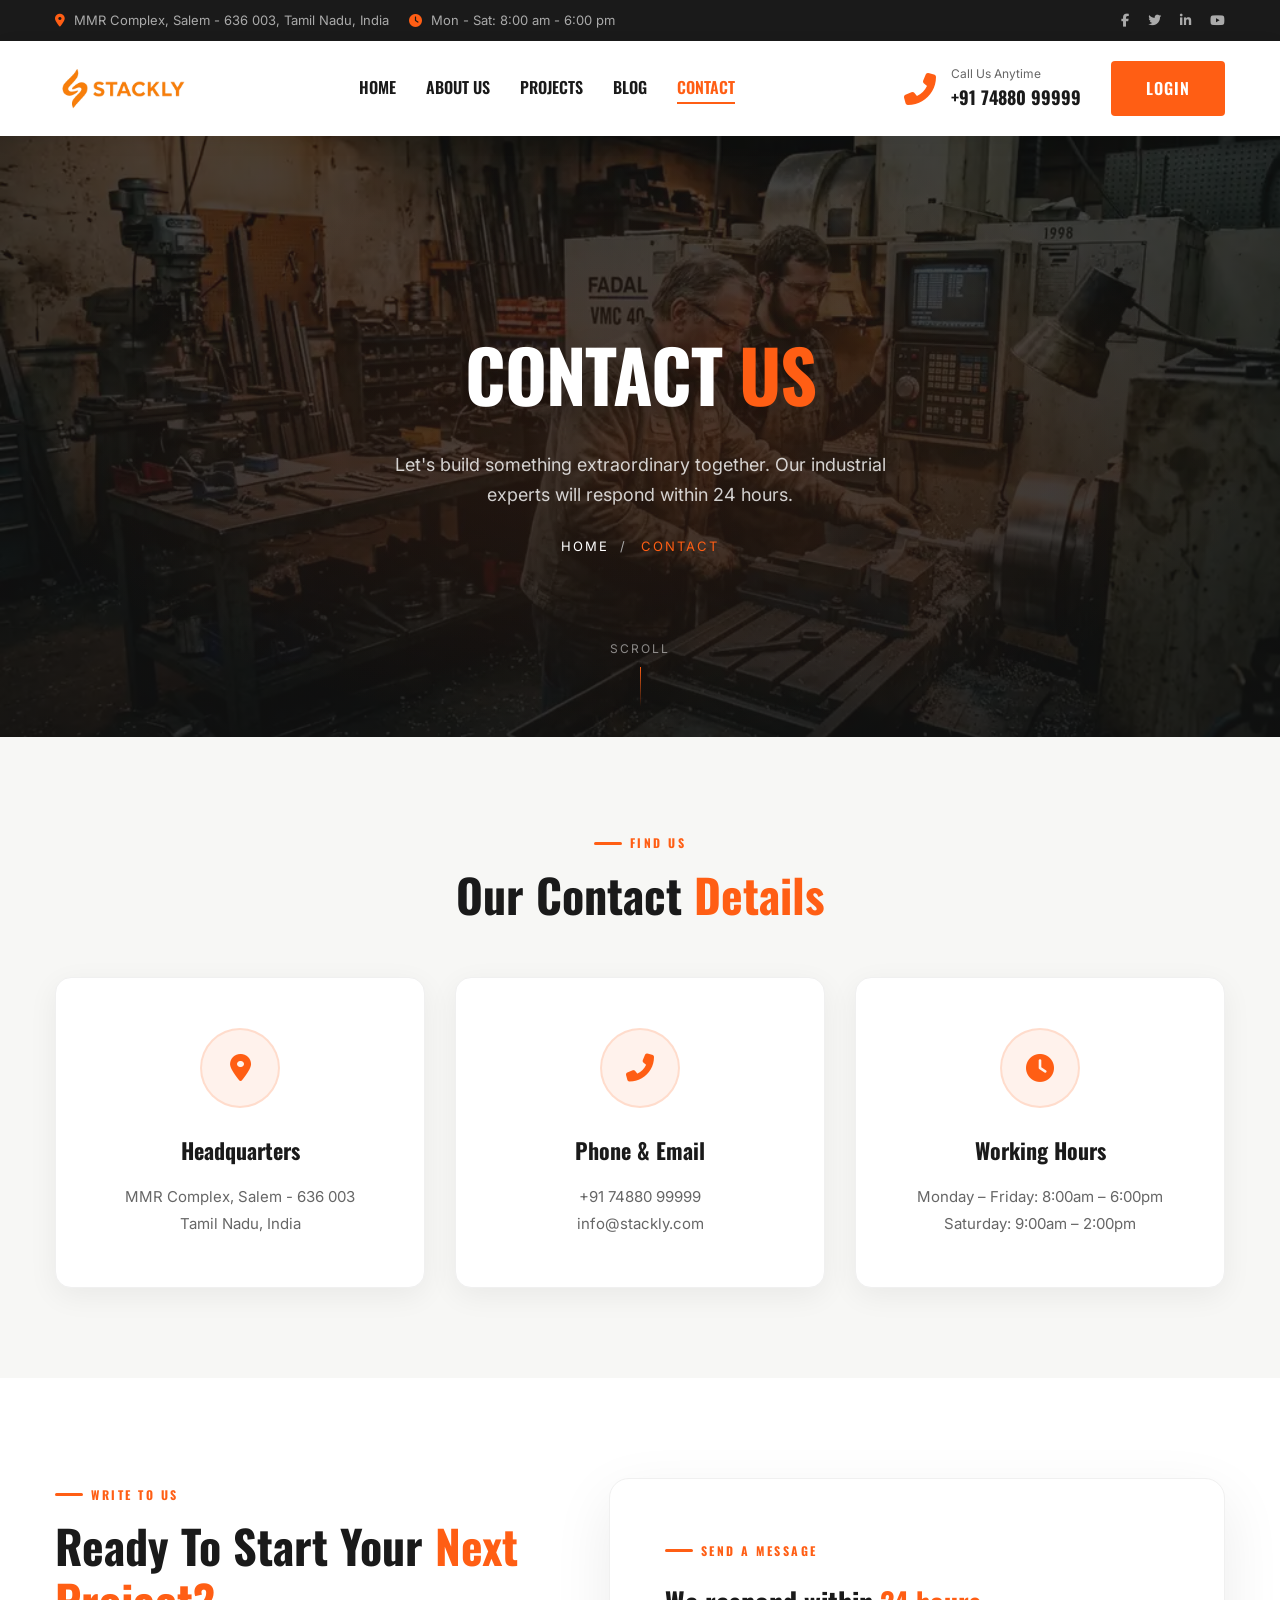
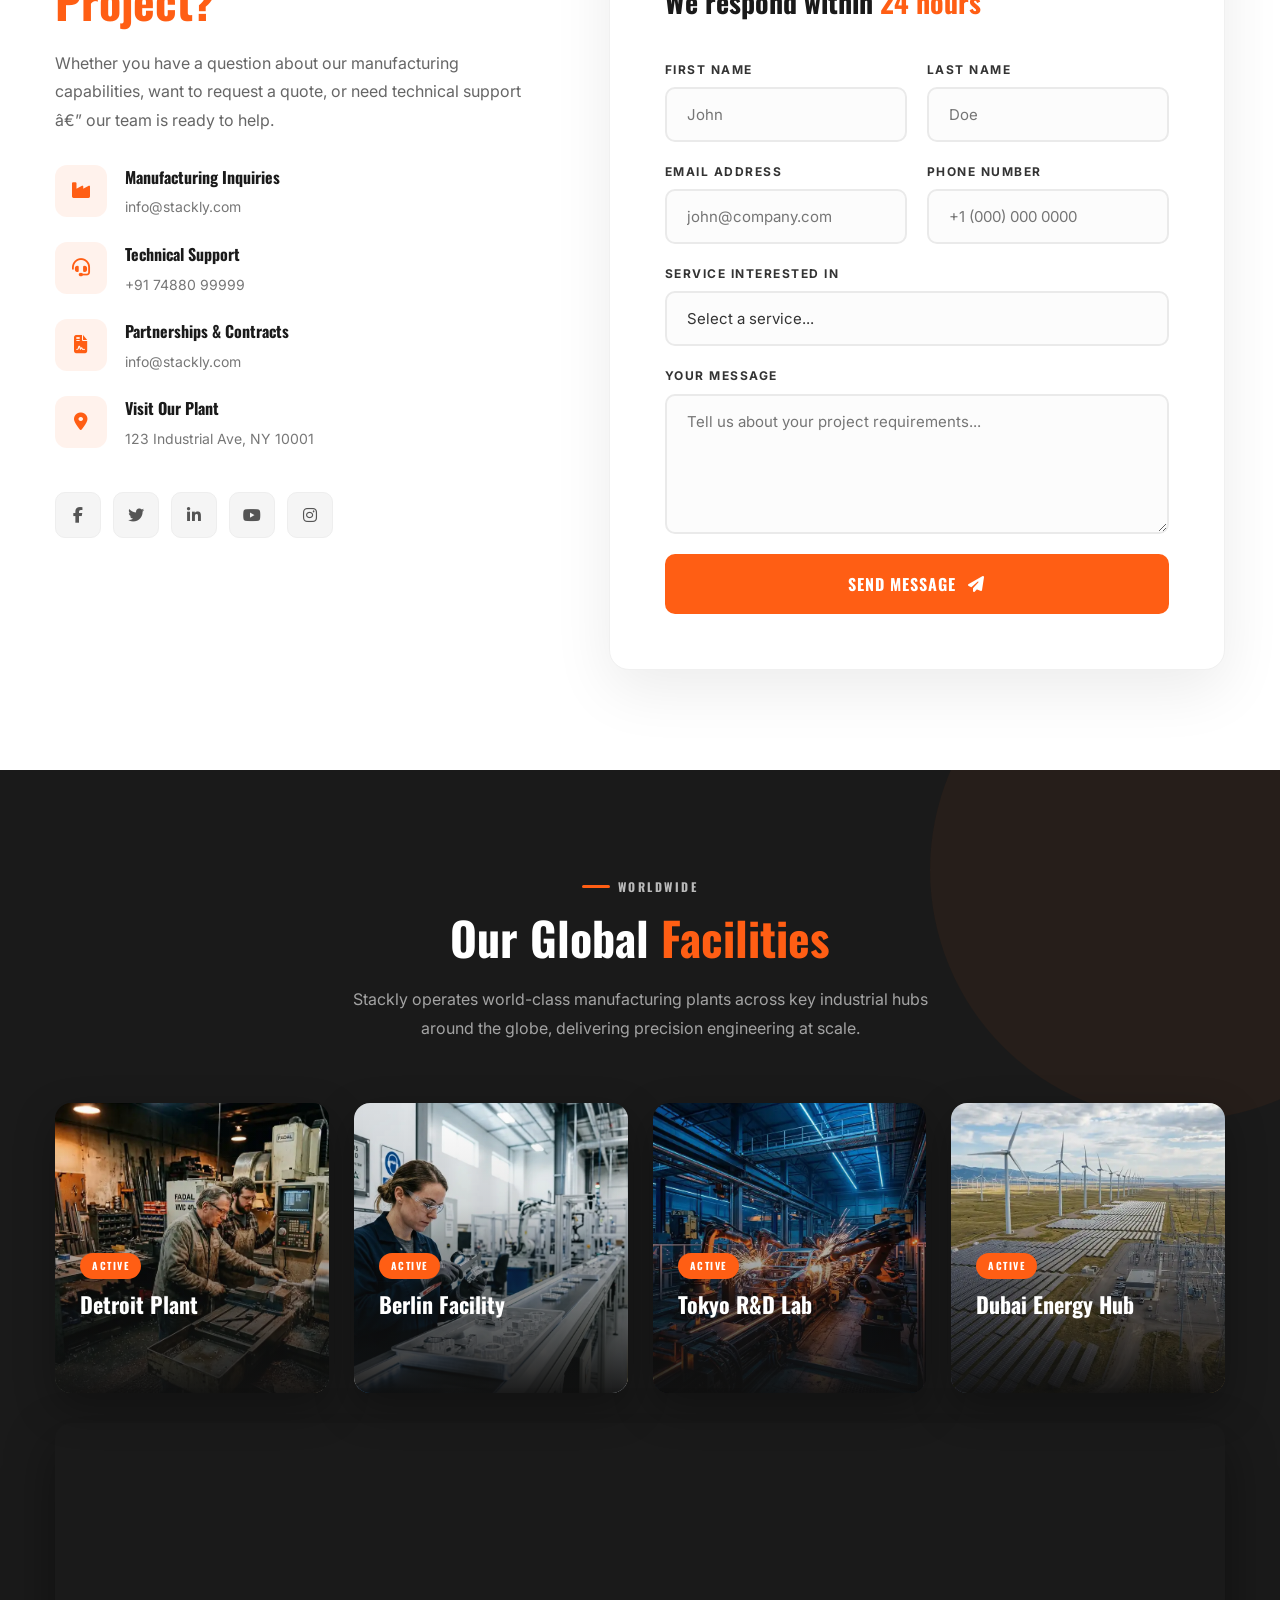
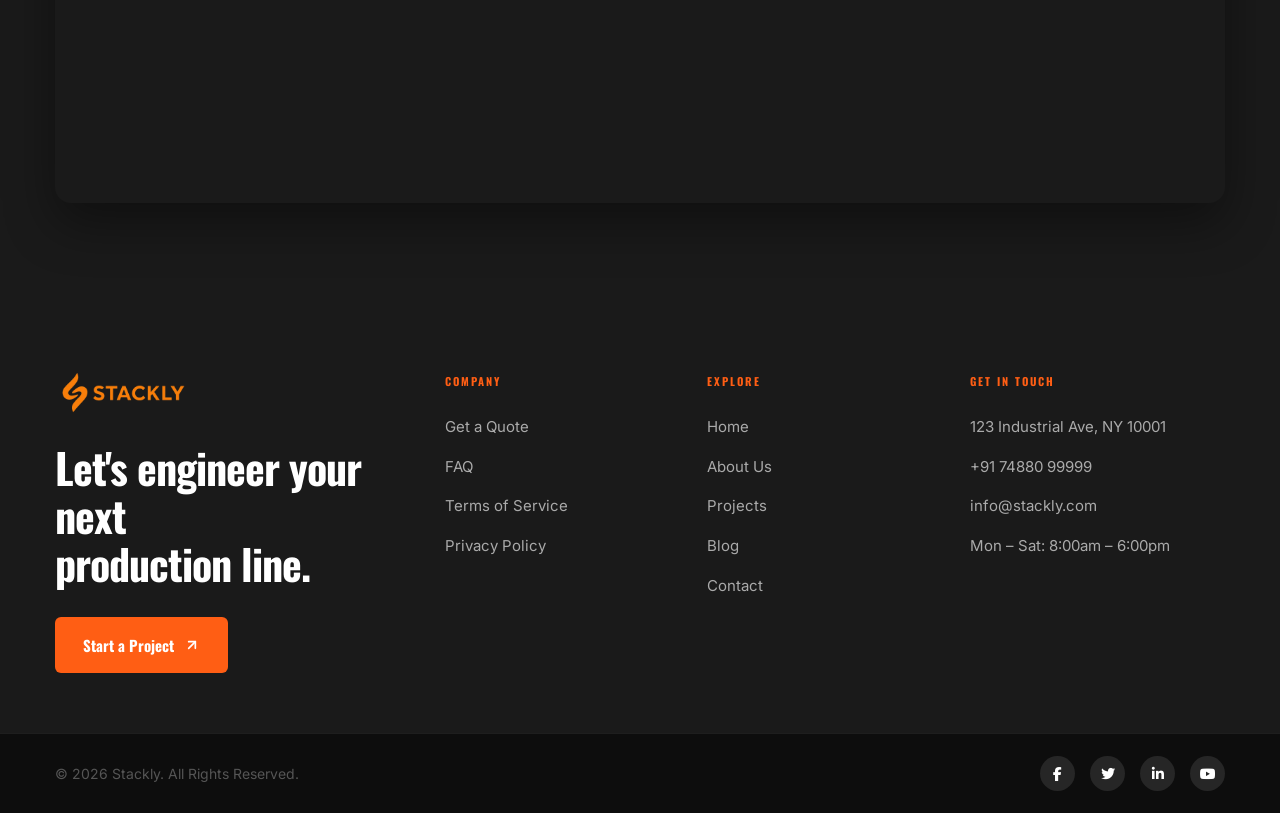
<file: contact.html>
<!DOCTYPE html>
<html lang="en">
<head>

<link rel="preconnect" href="https://fonts.googleapis.com">
<link rel="preconnect" href="https://fonts.gstatic.com" crossorigin>
<link rel="preconnect" href="https://cdnjs.cloudflare.com" crossorigin>

<meta charset="UTF-8">
<meta name="viewport" content="width=device-width, initial-scale=1.0">
<title>Contact Us | Stackly Industrial Theme</title>
<meta name="description" content="Get in touch with Stackly Industrial. We operate global manufacturing plants and are ready to help engineer your next project.">
<link rel="stylesheet" href="style.css">
<link rel="stylesheet" href="https://cdnjs.cloudflare.com/ajax/libs/font-awesome/6.4.0/css/all.min.css">
<link href="https://fonts.googleapis.com/css2?family=Inter:wght@400;500;600&family=Oswald:wght@500;600;700&display=swap" rel="stylesheet">
<style>         /* === SHARED === */         .section-tag{display:inline-flex;align-items:center;gap:8px;font-family:var(--font-heading);font-size:12px;font-weight:700;letter-spacing:2.5px;text-transform:uppercase;color:var(--primary-color);margin-bottom:14px}         .section-tag::before{content:'';width:28px;height:3px;background:var(--primary-color);border-radius:2px}         .section-title{font-family:var(--font-heading);font-size:clamp(30px,4vw,46px);font-weight:700;line-height:1.2;color:var(--secondary-color);margin-bottom:20px}         .section-title span{color:var(--primary-color)}         .section-desc{font-size:16px;line-height:1.8;color:#666;max-width:580px;margin-bottom:30px}         /* Animations are CSS-driven â€” no GSAP dependency for visibility */         .reveal-item{opacity:0;transform:translateY(40px);animation:revealUp 0.8s ease forwards}         .reveal-item:nth-child(1){animation-delay:0.1s}         .reveal-item:nth-child(2){animation-delay:0.2s}         .reveal-item:nth-child(3){animation-delay:0.3s}         .reveal-item:nth-child(4){animation-delay:0.4s}         @keyframes revealUp{to{opacity:1;transform:translateY(0)}}         .scroll-reveal{opacity:0;transform:translateY(50px);transition:opacity 0.8s ease, transform 0.8s ease}         .scroll-reveal.visible{opacity:1;transform:translateY(0)}          /* === SECTION 1: HERO BANNER === */         .page-banner{padding:180px 0;background:linear-gradient(rgba(17,17,17,0.75),rgba(17,17,17,0.88)),url('images/about_factory.webp') center/cover no-repeat;position:relative;text-align:center;color:#fff;border:none;overflow:hidden}         .page-banner::after{content:'';position:absolute;inset:0;background:radial-gradient(ellipse at center, rgba(255,94,20,0.1) 0%, transparent 70%);pointer-events:none;z-index:0}         .page-banner .container{position:relative;z-index:2}         .page-banner h1{font-family:var(--font-heading);font-size:clamp(44px,6vw,72px);text-transform:uppercase;margin:0 0 18px;text-shadow:0 10px 30px rgba(0,0,0,.3);letter-spacing:-1px;animation:revealUp 1s ease 0.2s both}         .page-banner h1 span{color:var(--primary-color)}         .page-banner-sub{font-size:18px;color:rgba(255,255,255,0.8);max-width:520px;margin:0 auto 25px;line-height:1.7;animation:revealUp 1s ease 0.4s both}         .breadcrumb{font-size:13px;color:#aaa;text-transform:uppercase;letter-spacing:2px;margin-top:10px;animation:revealUp 1s ease 0.6s both}         .breadcrumb a{color:#fff;text-decoration:none;transition:color 0.3s}         .breadcrumb a:hover{color:var(--primary-color)}         .breadcrumb span{color:var(--primary-color);margin-left:8px}         .banner-scroll-hint{position:absolute;bottom:30px;left:50%;transform:translateX(-50%);display:flex;flex-direction:column;align-items:center;gap:8px;color:rgba(255,255,255,0.5);font-size:12px;letter-spacing:2px;text-transform:uppercase;animation:bounceDown 2s ease 1s infinite both;z-index:2}         .scroll-line{width:1px;height:40px;background:linear-gradient(to bottom,var(--primary-color),transparent)}         @keyframes bounceDown{0%,100%{transform:translateX(-50%) translateY(0)}50%{transform:translateX(-50%) translateY(8px)}}          /* === SECTION 2: CONTACT INFO CARDS === */         .info-cards-section{padding:90px 0;background:#f7f7f5}         .section-header-center{text-align:center;margin-bottom:55px}         .info-cards-grid{display:grid;grid-template-columns:repeat(3,1fr);gap:30px}         @media(max-width:1024px){.info-cards-grid{grid-template-columns:1fr 1fr}}         @media(max-width:600px){.info-cards-grid{grid-template-columns:1fr}}         .info-card{background:#fff;border-radius:16px;padding:50px 35px;text-align:center;box-shadow:0 8px 30px rgba(0,0,0,0.06);transition:transform 0.4s cubic-bezier(0.2,0.8,0.2,1),box-shadow 0.4s;position:relative;overflow:hidden;border:1px solid #f0f0f0}         .info-card::before{content:'';position:absolute;bottom:0;left:0;width:100%;height:4px;background:linear-gradient(90deg,var(--primary-color),var(--secondary-color));transform:scaleX(0);transform-origin:left;transition:transform 0.4s ease}         .info-card:hover{transform:translateY(-12px);box-shadow:0 25px 50px rgba(0,0,0,0.1)}         .info-card:hover::before{transform:scaleX(1)}         .info-card-icon{width:80px;height:80px;background:rgba(255,94,20,0.08);border-radius:50%;display:flex;align-items:center;justify-content:center;margin:0 auto 25px;font-size:28px;color:var(--primary-color);transition:all 0.4s;border:2px solid rgba(255,94,20,0.15)}         .info-card:hover .info-card-icon{background:var(--primary-color);color:#fff;transform:scale(1.1) rotate(-5deg);border-color:var(--primary-color);box-shadow:0 10px 25px rgba(255,94,20,0.3)}         .info-card h3{font-family:var(--font-heading);font-size:22px;margin:0 0 15px;color:var(--secondary-color);transition:color 0.3s}         .info-card:hover h3{color:var(--primary-color)}         .info-card p,.info-card a{font-size:15px;color:#666;line-height:1.8;text-decoration:none;display:block;margin:0;transition:color 0.3s}         .info-card a:hover{color:var(--primary-color)}          /* === SECTION 3: GET IN TOUCH FORM === */         .contact-main-section{padding:100px 0;background:#fff}         .contact-main-grid{display:grid;grid-template-columns:1fr 1.3fr;gap:80px;align-items:start}         @media(max-width:1024px){.contact-main-grid{grid-template-columns:1fr;gap:60px}}         .contact-detail-list{list-style:none;padding:0;margin:0 0 40px;display:flex;flex-direction:column;gap:22px}         .contact-detail-list li{display:flex;align-items:flex-start;gap:18px}         .cdi-icon{width:52px;height:52px;min-width:52px;background:rgba(255,94,20,0.08);color:var(--primary-color);border-radius:12px;display:flex;align-items:center;justify-content:center;font-size:18px;transition:all 0.3s}         .contact-detail-list li:hover .cdi-icon{background:var(--primary-color);color:#fff;transform:rotate(-5deg) scale(1.05)}         .cdi-text strong{display:block;font-family:var(--font-heading);font-size:16px;color:var(--secondary-color);margin-bottom:4px}         .cdi-text span,.cdi-text a{font-size:14px;color:#777;text-decoration:none;transition:color 0.3s}         .cdi-text a:hover{color:var(--primary-color)}         .contact-socials{display:flex;gap:12px;margin-top:35px;flex-wrap:wrap}         .csocial-btn{width:46px;height:46px;border-radius:10px;background:#f5f5f5;color:#555;display:flex;align-items:center;justify-content:center;font-size:16px;text-decoration:none;transition:all 0.3s;border:1px solid #eee}         .csocial-btn:hover{background:var(--primary-color);color:#fff;transform:translateY(-5px);box-shadow:0 10px 20px rgba(255,94,20,0.25);border-color:var(--primary-color)}          /* Form */         .contact-form-wrap{background:#fff;border-radius:20px;padding:55px;box-shadow:0 20px 60px rgba(0,0,0,0.08);border:1px solid #f0f0f0}         .form-row{display:grid;grid-template-columns:1fr 1fr;gap:20px}         @media(max-width:600px){.form-row{grid-template-columns:1fr}}         .form-group{display:flex;flex-direction:column;gap:8px;margin-bottom:20px}         .form-group label{font-size:12px;font-weight:700;color:#333;text-transform:uppercase;letter-spacing:1.5px}         .form-group input,.form-group textarea,.form-group select{width:100%;padding:16px 20px;border:2px solid #eaeaea;border-radius:10px;font-size:15px;font-family:'Inter',sans-serif;color:#333;background:#fcfcfc;outline:none;transition:all 0.3s;box-sizing:border-box;-webkit-appearance:none}         .form-group input:focus,.form-group textarea:focus,.form-group select:focus{border-color:var(--primary-color);background:#fff;box-shadow:0 0 0 4px rgba(255,94,20,0.08)}         .form-group textarea{resize:vertical;min-height:140px}         .btn-contact-submit{width:100%;padding:18px;background:var(--primary-color);color:#fff;border:none;border-radius:10px;font-family:var(--font-heading);font-size:16px;font-weight:700;letter-spacing:1px;cursor:pointer;transition:all 0.3s;display:flex;align-items:center;justify-content:center;gap:12px;text-transform:uppercase}         .btn-contact-submit:hover{background:var(--secondary-color);transform:translateY(-3px);box-shadow:0 15px 35px rgba(255,94,20,0.3)}         .btn-contact-submit i{transition:transform 0.3s}         .btn-contact-submit:hover i{transform:translateX(6px)}         .form-success{display:none;text-align:center;padding:40px 30px;background:linear-gradient(135deg,rgba(34,197,94,0.08),rgba(34,197,94,0.03));border:2px solid rgba(34,197,94,0.25);border-radius:14px;margin-top:20px}         .form-success i{font-size:50px;color:#22c55e;margin-bottom:15px;display:block}         .form-success h4{font-family:var(--font-heading);color:var(--secondary-color);font-size:22px;margin:0 0 10px}         .form-success p{color:#666;font-size:15px;margin:0}          /* === SECTION 4: GLOBAL LOCATIONS === */         .locations-section{padding:100px 0;background:var(--secondary-color);position:relative;overflow:hidden}         .locations-section::before{content:'';position:absolute;top:-150px;right:-150px;width:500px;height:500px;border-radius:50%;background:rgba(255,94,20,0.05);pointer-events:none}         .locations-header{text-align:center;margin-bottom:60px}         .locations-header .section-tag{color:rgba(255,255,255,0.7)}         .locations-header .section-tag::before{background:var(--primary-color)}         .locations-header .section-title{color:#fff}         .locations-header .section-title span{color:var(--primary-color)}         .locations-header .section-desc{color:rgba(255,255,255,0.6);margin:0 auto}         .locations-grid{display:grid;grid-template-columns:repeat(4,1fr);gap:25px}         @media(max-width:1024px){.locations-grid{grid-template-columns:1fr 1fr}}         @media(max-width:600px){.locations-grid{grid-template-columns:1fr}}         .location-card{position:relative;border-radius:16px;overflow:hidden;height:290px;cursor:pointer;box-shadow:0 15px 40px rgba(0,0,0,0.3)}         .location-card img{width:100%;height:100%;object-fit:cover;transition:transform 0.7s ease;display:block}         .location-card:hover img{transform:scale(1.12)}         .location-overlay{position:absolute;inset:0;background:linear-gradient(to top,rgba(17,17,17,0.95) 0%,rgba(17,17,17,0.1) 65%,transparent 100%);display:flex;flex-direction:column;justify-content:flex-end;padding:28px 25px;transition:background 0.5s}         .location-card:hover .location-overlay{background:linear-gradient(to top,rgba(255,94,20,0.92) 0%,rgba(17,17,17,0.5) 65%,rgba(17,17,17,0.1) 100%)}         .location-badge{display:inline-flex;align-items:center;gap:6px;background:var(--primary-color);color:#fff;font-size:10px;font-family:var(--font-heading);font-weight:700;letter-spacing:1.5px;text-transform:uppercase;padding:5px 12px;border-radius:20px;align-self:flex-start;margin-bottom:12px;transition:all 0.3s}         .location-card:hover .location-badge{background:#fff;color:var(--primary-color)}         .location-name{font-family:var(--font-heading);font-size:22px;color:#fff;margin:0 0 8px;transition:transform 0.3s;line-height:1.2}         .location-card:hover .location-name{transform:translateY(-4px)}         .location-desc{font-size:13px;color:rgba(255,255,255,0.85);margin:0;opacity:0;transform:translateY(12px);transition:all 0.4s ease;line-height:1.5}         .location-card:hover .location-desc{opacity:1;transform:translateY(0)}         .map-strip{margin-top:30px;border-radius:16px;overflow:hidden;box-shadow:0 20px 50px rgba(0,0,0,0.4)}         .map-strip iframe{width:100%;height:380px;border:none;display:block;filter:grayscale(15%) contrast(1.05)}     </style>
</head>
<body>
<!-- Top Bar -->
<div class="top-bar">
<div class="container top-bar-inner">
<div class="top-bar-left">
<p>
<i class="fas fa-map-marker-alt">
</i> MMR Complex, Salem - 636 003, Tamil Nadu, India</p>
<p>
<i class="fas fa-clock">
</i> Mon - Sat: 8:00 am - 6:00 pm</p>
</div>
<div class="top-bar-right">
<a href="404.html">
<i class="fab fa-facebook-f">
</i>
</a>
<a href="404.html">
<i class="fab fa-twitter">
</i>
</a>
<a href="404.html">
<i class="fab fa-linkedin-in">
</i>
</a>
<a href="404.html">
<i class="fab fa-youtube">
</i>
</a>
</div>
</div>
</div>
<header class="header" id="header">
<div class="container header-inner">
<div class="logo" style="display:flex;align-items:center;">
<a href="index.html"><img src="images/stackly-logo.webp" alt="Stackly Logo" style="height: 40px; display: block;"></a>
</div>
<nav class="nav-menu">
<ul>
<li>
<a href="index.html">Home</a>
</li>
<li>
<a href="about.html">About Us</a>
</li>
<li>
<a href="projects.html">Projects</a>
</li>
<li>
<a href="blog.html">Blog</a>
</li>
<li>
<a href="contact.html" class="active">Contact</a>
</li>

<li class="mobile-login-item">
<a href="login.html" class="btn btn-primary" style="padding: 10px 30px; font-size: 16px;">Login</a>
</li>
</ul>
</nav>
<div class="header-right">
<div class="contact-info">
<i class="fas fa-phone-alt">
</i>
<div>
<span>Call Us Anytime</span>
<strong>+91 74880 99999</strong>
</div>
</div>
<a href="login.html" class="btn btn-primary">Login</a>
<button class="mobile-menu-btn" aria-label="Open mobile menu">
<i class="fas fa-bars">
</i>
</button>
</div>
</div>
</header>
<!-- ===== SECTION 1: HERO BANNER ===== -->
<div class="page-banner">
<div class="container">
<h1>Contact <span>Us</span>
</h1>
<p class="page-banner-sub">Let's build something extraordinary together. Our industrial experts will respond within 24 hours.</p>
<div class="breadcrumb">
<a href="index.html">Home</a> / <span>Contact</span>
</div>
</div>
<div class="banner-scroll-hint">
<span>Scroll</span>
<div class="scroll-line">
</div>
</div>
</div>
<!-- ===== SECTION 2: CONTACT INFO CARDS ===== -->
<section class="info-cards-section">
<div class="container">
<div class="section-header-center scroll-reveal">
<div class="section-tag">Find Us</div>
<h2 class="section-title">Our Contact <span>Details</span>
</h2>
</div>
<div class="info-cards-grid">
<div class="info-card scroll-reveal">
<div class="info-card-icon">
<i class="fas fa-map-marker-alt">
</i>
</div>
<h3>Headquarters</h3>
<p>MMR Complex, Salem - 636 003</p>
<p>Tamil Nadu, India</p>
</div>
<div class="info-card scroll-reveal">
<div class="info-card-icon">
<i class="fas fa-phone-alt">
</i>
</div>
<h3>Phone &amp; Email</h3>
<a href="404.html">+91 74880 99999</a>
<a href="404.html">info@stackly.com</a>
</div>
<div class="info-card scroll-reveal">
<div class="info-card-icon">
<i class="fas fa-clock">
</i>
</div>
<h3>Working Hours</h3>
<p>Monday &ndash; Friday: 8:00am &ndash; 6:00pm</p>
<p>Saturday: 9:00am &ndash; 2:00pm</p>
</div>
</div>
</div>
</section>
<!-- ===== SECTION 3: GET IN TOUCH FORM ===== -->
<section class="contact-main-section">
<div class="container">
<div class="contact-main-grid">
<!-- Left Info -->
<div class="scroll-reveal">
<div class="section-tag">Write To Us</div>
<h2 class="section-title">Ready To Start Your <span>Next Project?</span>
</h2>
<p class="section-desc">Whether you have a question about our manufacturing capabilities, want to request a quote, or need technical support â€” our team is ready to help.</p>
<ul class="contact-detail-list">
<li>
<div class="cdi-icon">
<i class="fas fa-industry">
</i>
</div>
<div class="cdi-text">
<strong>Manufacturing Inquiries</strong>
<a href="404.html">info@stackly.com</a>
</div>
</li>
<li>
<div class="cdi-icon">
<i class="fas fa-headset">
</i>
</div>
<div class="cdi-text">
<strong>Technical Support</strong>
<a href="404.html">+91 74880 99999</a>
</div>
</li>
<li>
<div class="cdi-icon">
<i class="fas fa-file-contract">
</i>
</div>
<div class="cdi-text">
<strong>Partnerships &amp; Contracts</strong>
<a href="404.html">info@stackly.com</a>
</div>
</li>
<li>
<div class="cdi-icon">
<i class="fas fa-map-marker-alt">
</i>
</div>
<div class="cdi-text">
<strong>Visit Our Plant</strong>
<span>123 Industrial Ave, NY 10001</span>
</div>
</li>
</ul>
<div class="contact-socials">
<a href="404.html" class="csocial-btn" title="Facebook">
<i class="fab fa-facebook-f">
</i>
</a>
<a href="404.html" class="csocial-btn" title="Twitter">
<i class="fab fa-twitter">
</i>
</a>
<a href="404.html" class="csocial-btn" title="LinkedIn">
<i class="fab fa-linkedin-in">
</i>
</a>
<a href="404.html" class="csocial-btn" title="YouTube">
<i class="fab fa-youtube">
</i>
</a>
<a href="404.html" class="csocial-btn" title="Instagram">
<i class="fab fa-instagram">
</i>
</a>
</div>
</div>
<!-- Right Form -->
<div class="contact-form-wrap scroll-reveal">
<div class="section-tag" style="margin-bottom:20px">Send a Message</div>
<h3 style="font-family:var(--font-heading);font-size:28px;color:var(--secondary-color);margin:0 0 35px">We respond within <span style="color:var(--primary-color)">24 hours</span>
</h3>
<form id="contactForm" action="404.html" method="GET">
<div class="form-row">
<div class="form-group">
<label for="fname">First Name</label>
<input type="text" id="fname" placeholder="John" required>
</div>
<div class="form-group">
<label for="lname">Last Name</label>
<input type="text" id="lname" placeholder="Doe" required>
</div>
</div>
<div class="form-row">
<div class="form-group">
<label for="cemail">Email Address</label>
<input type="email" id="cemail" placeholder="john@company.com" required>
</div>
<div class="form-group">
<label for="cphone">Phone Number</label>
<input type="tel" id="cphone" placeholder="+1 (000) 000 0000">
</div>
</div>
<div class="form-group">
<label for="cservice">Service Interested In</label>
<select id="cservice">
<option value="" disabled selected>Select a service...</option>
<option>Industrial Automation</option>
<option>Chemical Processing</option>
<option>Heavy Manufacturing</option>
<option>Safety Consulting</option>
<option>Plant Engineering</option>
<option>Other</option>
</select>
</div>
<div class="form-group">
<label for="cmessage">Your Message</label>
<textarea id="cmessage" placeholder="Tell us about your project requirements..." required>
</textarea>
</div>
<button type="submit" class="btn-contact-submit" id="submitBtn">
<span>Send Message</span>
<i class="fas fa-paper-plane">
</i>
</button>
</form>
<div class="form-success" id="formSuccess">
<i class="fas fa-check-circle">
</i>
<h4>Message Sent Successfully!</h4>
<p>Thank you for reaching out. Our team will get back to you within 24 hours.</p>
</div>
</div>
</div>
</div>
</section>
<!-- ===== SECTION 4: GLOBAL LOCATIONS ===== -->
<section class="locations-section">
<div class="container">
<div class="locations-header scroll-reveal">
<div class="section-tag">Worldwide</div>
<h2 class="section-title">Our Global <span>Facilities</span>
</h2>
<p class="section-desc">Stackly operates world-class manufacturing plants across key industrial hubs around the globe, delivering precision engineering at scale.</p>
</div>
<div class="locations-grid">
<a href="404.html" class="location-card scroll-reveal" style="display: block; text-decoration: none; color: inherit;">
<img src="images/about_factory.webp" alt="Detroit Plant" loading="lazy">
<div class="location-overlay">
<span class="location-badge">Active</span>
<h3 class="location-name">Detroit Plant</h3>
<p class="location-desc">Heavy machinery &amp; automotive components manufacturing hub.</p>
</div>
</a>
<a href="404.html" class="location-card scroll-reveal" style="display: block; text-decoration: none; color: inherit;">
<img src="images/about_plant.webp" alt="Berlin Facility" loading="lazy">
<div class="location-overlay">
<span class="location-badge">Active</span>
<h3 class="location-name">Berlin Facility</h3>
<p class="location-desc">Precision engineering &amp; automated assembly systems center.</p>
</div>
</a>
<a href="404.html" class="location-card scroll-reveal" style="display: block; text-decoration: none; color: inherit;">
<img src="images/solution-robotics.webp" alt="Tokyo Lab" loading="lazy">
<div class="location-overlay">
<span class="location-badge">Active</span>
<h3 class="location-name">Tokyo R&amp;D Lab</h3>
<p class="location-desc">Robotics research, AI integration &amp; industrial innovation.</p>
</div>
</a>
<a href="404.html" class="location-card scroll-reveal" style="display: block; text-decoration: none; color: inherit;">
<img src="images/solution-power.webp" alt="Dubai Energy Hub" loading="lazy">
<div class="location-overlay">
<span class="location-badge">Active</span>
<h3 class="location-name">Dubai Energy Hub</h3>
<p class="location-desc">Power generation &amp; industrial energy solutions for MENA.</p>
</div>
</a>
</div>
<!-- Embedded Map -->
<div class="map-strip scroll-reveal">
<iframe                     src="https://maps.google.com/maps?q=MMR%20Complex,%20chinna%20thirupathi,%20near%20chinna%20muniyappan%20kovil,%20salem%20-636008&t=&z=15&ie=UTF8&iwloc=B&output=embed"                     allowfullscreen="" loading="lazy" referrerpolicy="no-referrer-when-downgrade" title="Stackly HQ Location">
</iframe>
</div>
</div>
</section>
<!-- Footer -->
<footer class="footer">
<div class="container">
<div class="footer-inner">
<div class="footer-cta">
<div class="footer-logo">
<a href="index.html"><img src="images/stackly-logo.webp" alt="Stackly Logo" style="height: 40px; display: block;"></a>
</div>
<h2 class="footer-headline">Let's engineer your next<br>
<em>production line.</em>
</h2>
<a href="404.html" class="footer-cta-btn">                         Start a Project                         <svg viewBox="0 0 24 24" fill="none" stroke="currentColor" stroke-width="2.5" stroke-linecap="round" stroke-linejoin="round">
<line x1="7" y1="17" x2="17" y2="7"/>
<polyline points="7 7 17 7 17 17"/>
</svg>
</a>
</div>
<div class="footer-col">
<h4>Company</h4>
<ul>
<li>
<a href="404.html">Get a Quote</a>
</li>
<li>
<a href="404.html">FAQ</a>
</li>
<li>
<a href="404.html">Terms of Service</a>
</li>
<li>
<a href="404.html">Privacy Policy</a>
</li>
</ul>
</div>
<div class="footer-col">
<h4>Explore</h4>
<ul>
<li>
<a href="index.html">Home</a>
</li>
<li>
<a href="about.html">About Us</a>
</li>
<li>
<a href="projects.html">Projects</a>
</li>
<li>
<a href="blog.html">Blog</a>
</li>
<li>
<a href="contact.html">Contact</a>
</li>
</ul>
</div>
<div class="footer-col">
<h4>Get In Touch</h4>
<ul>
<li>
<a href="#">123 Industrial Ave, NY 10001</a>
</li>
<li>
<a href="404.html">+91 74880 99999</a>
</li>
<li>
<a href="404.html">info@stackly.com</a>
</li>
<li>
<a href="404.html">Mon &ndash; Sat: 8:00am &ndash; 6:00pm</a>
</li>
</ul>
</div>
</div>
</div>
<div class="footer-bottom">
<div class="container">
<p>&copy; 2026 Stackly. All Rights Reserved.</p>
<div class="footer-social-bottom">
<a href="404.html" aria-label="Facebook"><i class="fab fa-facebook-f"></i></a>
<a href="404.html" aria-label="Twitter"><i class="fab fa-twitter"></i></a>
<a href="404.html" aria-label="LinkedIn"><i class="fab fa-linkedin-in"></i></a>
<a href="404.html" aria-label="YouTube"><i class="fab fa-youtube"></i></a>
</div>
</div>
</div>
</footer>
<script src="script.js">
</script>
<script>
    const revealEls = document.querySelectorAll('.scroll-reveal');
    const observer = new IntersectionObserver((entries) => {
        entries.forEach((entry, i) => {
            if (entry.isIntersecting) {
                setTimeout(() => {
                    entry.target.classList.add('visible');
                }, i * 80);
                observer.unobserve(entry.target);
            }
        });
    }, { threshold: 0.12 });
    revealEls.forEach(el => observer.observe(el));

    const cards = document.querySelectorAll('.info-card, .location-card');
    const cardObserver = new IntersectionObserver((entries) => {
        entries.forEach((entry, i) => {
            if (entry.isIntersecting) {
                setTimeout(() => entry.target.classList.add('visible'), i * 120);
                cardObserver.unobserve(entry.target);
            }
        });
    }, { threshold: 0.1 });
    cards.forEach(c => { c.classList.add('scroll-reveal'); cardObserver.observe(c); });

    const header = document.getElementById("header");
    window.addEventListener("scroll", () => {
        if(header) header.classList.toggle("sticky", window.scrollY > 80);
    });

    const form = document.getElementById("contactForm");
    const submitBtn = document.getElementById("submitBtn");
    const formSuccess = document.getElementById("formSuccess");
    if (form) {
        form.addEventListener("submit", function(e) {
            e.preventDefault();
            submitBtn.innerHTML = '<span>Sending...</span><i class="fas fa-spinner fa-spin"></i>';
            submitBtn.disabled = true;
            setTimeout(() => {
                window.location.href = "404.html";
            }, 800);
        });
    }
</script>
</body>
</html>
</file>
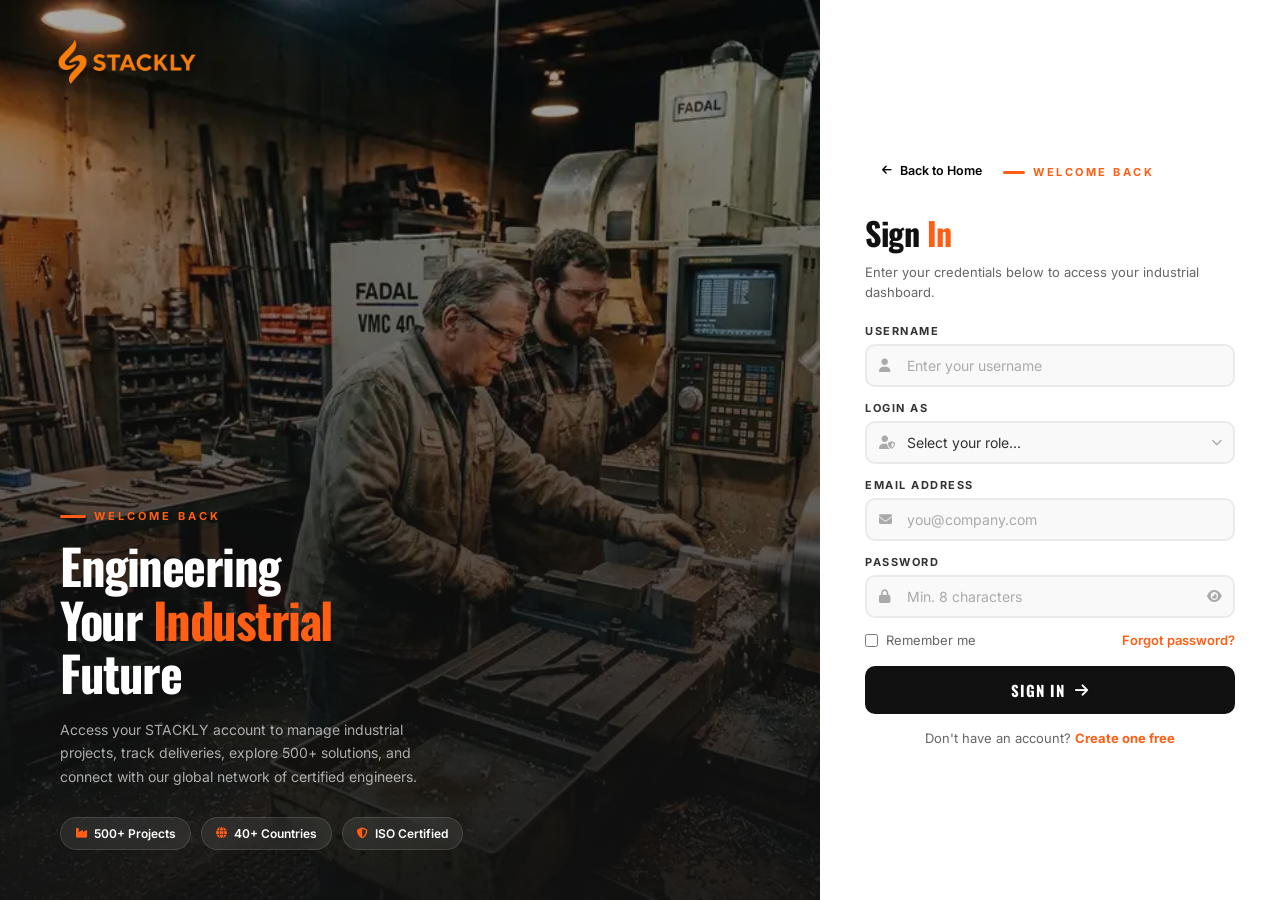
<file: login.html>
<!DOCTYPE html>
<html lang="en">
<head>

<link rel="preconnect" href="https://fonts.googleapis.com">
<link rel="preconnect" href="https://fonts.gstatic.com" crossorigin>
<link rel="preconnect" href="https://cdnjs.cloudflare.com" crossorigin>

<meta charset="UTF-8">
<meta name="viewport" content="width=device-width, initial-scale=1.0">
<title>Sign In | Stackly Industrial</title>
<link rel="stylesheet" href="https://cdnjs.cloudflare.com/ajax/libs/font-awesome/6.4.0/css/all.min.css">
<link href="https://fonts.googleapis.com/css2?family=Inter:wght@300;400;500;600;700&family=Oswald:wght@500;600;700;800&display=swap" rel="stylesheet">
<style>         *, *::before, *::after { box-sizing: border-box; margin: 0; padding: 0; }          :root {             --primary: #FF5E14;             --secondary: #111111;             --gray-100: #f9f9f9;             --gray-200: #eaeaea;             --gray-400: #aaa;             --gray-500: #666;             --gray-700: #333;             --error: #dc2626;             --success: #16a34a;         }          body {             font-family: 'Inter', sans-serif;             display: flex;             height: 100vh;             overflow: hidden;             background: var(--secondary);         }          /* ====== LEFT PANEL ====== */         .left-panel {             flex: 1;             position: relative;             overflow: hidden;             display: flex;             flex-direction: column;             justify-content: flex-end;             padding: 50px 60px;         }          .left-bg {             position: absolute;             inset: 0;             background: url('images/about_factory.webp') center/cover no-repeat;             animation: slowZoom 20s ease-in-out infinite alternate;         }          @keyframes slowZoom {             from { transform: scale(1.03); }             to   { transform: scale(1.10); }         }          .left-overlay {             position: absolute;             inset: 0;             background: linear-gradient(to bottom,                 rgba(17,17,17,0.35) 0%,                 rgba(17,17,17,0.6)  45%,                 rgba(17,17,17,0.93) 100%);         }          .left-logo {             position: absolute;             top: 40px; left: 50px;             z-index: 3;             display: flex;             align-items: center;             gap: 10px;             text-decoration: none;         }          .logo-box {             width: 40px; height: 40px;             background: var(--primary);             border-radius: 9px;             display: flex;             align-items: center;             justify-content: center;             font-family: 'Oswald', sans-serif;             font-weight: 800;             font-size: 15px;             color: #fff;         }          .logo-name {             font-family: 'Oswald', sans-serif;             font-size: 22px;             font-weight: 700;             color: #fff;         }          .logo-name span { color: var(--primary); }          .left-content { position: relative; z-index: 2; }          .left-tag {             display: inline-flex;             align-items: center;             gap: 8px;             color: var(--primary);             font-size: 11px;             font-weight: 700;             letter-spacing: 3px;             text-transform: uppercase;             margin-bottom: 16px;         }          .left-tag::before {             content: '';             width: 26px; height: 3px;             background: var(--primary);             border-radius: 2px;         }          .left-heading {             font-family: 'Oswald', sans-serif;             font-size: clamp(34px, 3.8vw, 56px);             font-weight: 800;             color: #fff;             line-height: 1.1;             letter-spacing: -1.5px;             margin-bottom: 18px;         }          .left-heading em { font-style: normal; color: var(--primary); }          .left-desc {             color: rgba(255,255,255,0.65);             font-size: 14px;             line-height: 1.7;             max-width: 380px;             margin-bottom: 28px;         }          .left-pills {             display: flex;             gap: 10px;             flex-wrap: wrap;         }          .pill {             display: inline-flex;             align-items: center;             gap: 7px;             background: rgba(255,255,255,0.08);             backdrop-filter: blur(8px);             border: 1px solid rgba(255,255,255,0.12);             border-radius: 30px;             padding: 8px 14px;             color: #fff;             font-size: 12px;             font-weight: 600;             transition: all 0.3s;         }          .pill i { color: var(--primary); font-size: 11px; }         .pill:hover { background: rgba(255,94,20,0.18); border-color: rgba(255,94,20,0.4); }          /* ====== RIGHT PANEL ====== */         .right-panel {             width: 460px;             min-width: 420px;             height: 100vh;             overflow-y: auto;             background: #fff;             display: flex;             align-items: center;             justify-content: center;             padding: 30px 45px;         }          .right-panel::-webkit-scrollbar { width: 4px; }         .right-panel::-webkit-scrollbar-thumb { background: var(--gray-200); border-radius: 10px; }         .right-panel::-webkit-scrollbar-thumb:hover { background: var(--primary); }          .form-wrap { width: 100%; }          /* Header */         .form-tag {             display: inline-flex;             align-items: center;             gap: 8px;             color: var(--primary);             font-size: 11px;             font-weight: 700;             letter-spacing: 2.5px;             text-transform: uppercase;             margin-bottom: 8px;         }          .form-tag::before {             content: '';             width: 22px; height: 3px;             background: var(--primary);             border-radius: 2px;         }          .form-title {             font-family: 'Oswald', sans-serif;             font-size: 32px;             font-weight: 800;             color: var(--secondary);             letter-spacing: -0.5px;             margin-bottom: 6px;         }          .form-title span { color: var(--primary); }          .form-subtitle {             font-size: 13px;             color: var(--gray-500);             line-height: 1.55;             margin-bottom: 22px;         }          /* Fields */         .form-group {             margin-bottom: 14px;         }          .form-group label {             display: block;             font-size: 11px;             font-weight: 700;             color: var(--gray-700);             text-transform: uppercase;             letter-spacing: 1.5px;             margin-bottom: 6px;         }          .input-wrap {             position: relative;             display: flex;             align-items: center;         }          .input-icon {             position: absolute;             left: 14px;             color: var(--gray-400);             font-size: 13px;             pointer-events: none;             transition: color 0.3s;             z-index: 1;         }          .form-input {             width: 100%;             padding: 11px 18px 11px 40px;             border: 2px solid var(--gray-200);             border-radius: 10px;             font-size: 14px;             font-family: 'Inter', sans-serif;             color: var(--gray-700);             background: var(--gray-100);             outline: none;             transition: all 0.3s;             -webkit-appearance: none;         }          .form-input::placeholder { color: var(--gray-400); }          .form-input:focus {             border-color: var(--primary);             background: #fff;             box-shadow: 0 0 0 4px rgba(255,94,20,0.08);         }          .input-wrap:focus-within .input-icon { color: var(--primary); }          /* Password toggle */         .toggle-pass {             position: absolute;             right: 13px;             background: none;             border: none;             color: var(--gray-400);             cursor: pointer;             font-size: 13px;             padding: 0;             transition: color 0.3s;         }          .toggle-pass:hover { color: var(--primary); }          /* Select chevron */         .chevron {             position: absolute;             right: 13px;             color: var(--gray-400);             font-size: 11px;             pointer-events: none;         }          /* Remember + Forgot row */         .form-meta {             display: flex;             justify-content: space-between;             align-items: center;             margin-bottom: 18px;             margin-top: 4px;         }          .remember-wrap {             display: flex;             align-items: center;             gap: 8px;             cursor: pointer;         }          .remember-wrap input { accent-color: var(--primary); cursor: pointer; }          .remember-wrap span { font-size: 13px; color: var(--gray-500); }          .forgot-link {             font-size: 13px;             color: var(--primary);             font-weight: 600;             text-decoration: none;         }          .forgot-link:hover { text-decoration: underline; }          /* Alert */         .form-alert {             display: none;             padding: 11px 16px;             border-radius: 10px;             font-size: 13px;             font-weight: 500;             gap: 9px;             align-items: center;             margin-bottom: 14px;         }          .form-alert.error {             display: flex;             background: rgba(220,38,38,0.06);             border: 1.5px solid rgba(220,38,38,0.25);             color: var(--error);         }          .form-alert.success {             display: flex;             background: rgba(22,163,74,0.06);             border: 1.5px solid rgba(22,163,74,0.25);             color: var(--success);         }          /* Field error */         .field-error {             display: none;             font-size: 11px;             color: var(--error);             margin-top: 4px;             gap: 5px;             align-items: center;         }          .field-error.show { display: flex; }          /* Submit */         .btn-submit {             width: 100%;             padding: 13px;             background: var(--secondary);             color: #fff;             border: none;             border-radius: 10px;             font-family: 'Oswald', sans-serif;             font-size: 15px;             font-weight: 700;             letter-spacing: 1px;             cursor: pointer;             transition: all 0.3s;             display: flex;             align-items: center;             justify-content: center;             gap: 10px;             text-transform: uppercase;             margin-bottom: 16px;             position: relative;             overflow: hidden;         }          .btn-submit::after {             content: '';             position: absolute;             top: 0; left: -100%;             width: 100%; height: 100%;             background: linear-gradient(90deg, transparent, rgba(255,255,255,0.1), transparent);             transition: left 0.5s;         }          .btn-submit:hover::after { left: 100%; }         .btn-submit:hover { background: var(--primary); transform: translateY(-2px); box-shadow: 0 12px 28px rgba(255,94,20,0.28); }         .btn-submit:disabled { opacity: 0.7; cursor: not-allowed; transform: none; }         .btn-submit i { transition: transform 0.3s; }         .btn-submit:hover i { transform: translateX(5px); }          /* Switch link */         .switch-link {             text-align: center;             font-size: 13px;             color: var(--gray-500);         }          .switch-link a {             color: var(--primary);             font-weight: 700;             text-decoration: none;         }          .switch-link a:hover { text-decoration: underline; }          /* Responsive */         @media (max-width: 900px) {             body { overflow-y: auto; }             .left-panel { display: none; }             .right-panel { width: 100%; min-width: unset; height: auto; min-height: 100vh; align-items: flex-start; padding-top: 50px; }         }     </style>
</head>
<body>
<!-- ====== LEFT PANEL ====== -->
<div class="left-panel">
<div class="left-bg">
</div>
<div class="left-overlay">
</div>
<a href="index.html" class="left-logo" style="display:inline-block; margin-bottom: 30px;">
<img src="images/stackly-logo.webp" alt="Stackly Logo" style="height: 45px; display: block;">
</a>
<div class="left-content">
<div class="left-tag">Welcome Back</div>
<h1 class="left-heading">                 Engineering<br>Your <em>Industrial</em>
<br>Future             </h1>
<p class="left-desc">                 Access your STACKLY account to manage industrial projects, track deliveries, explore 500+ solutions, and connect with our global network of certified engineers.             </p>
<div class="left-pills">
<div class="pill">
<i class="fas fa-industry">
</i> 500+ Projects</div>
<div class="pill">
<i class="fas fa-globe">
</i> 40+ Countries</div>
<div class="pill">
<i class="fas fa-shield-alt">
</i> ISO Certified</div>
</div>
</div>
</div>
<!-- ====== RIGHT PANEL ====== -->
<div class="right-panel">
<div class="form-wrap">
<!-- Back to Home -->
<a href="index.html" style="display:inline-flex;align-items:center;gap:8px;font-size:12.5px;font-weight:600;color:var(--text-muted);text-decoration:none;margin-bottom:22px;padding:8px 16px;background:rgba(255,255,255,0.04);border:1px solid rgba(255,255,255,0.08);border-radius:8px;transition:all .25s ease" onmouseover="this.style.color='var(--primary)';this.style.borderColor='var(--primary)';this.style.background='rgba(255,94,20,0.08)'" onmouseout="this.style.color='var(--text-muted)';this.style.borderColor='rgba(255,255,255,0.08)';this.style.background='rgba(255,255,255,0.04)'">
<i class="fas fa-arrow-left" style="font-size:11px">
</i> Back to Home             </a>
<!-- Heading -->
<div class="form-tag">Welcome Back</div>
<h2 class="form-title">Sign <span>In</span>
</h2>
<p class="form-subtitle">Enter your credentials below to access your industrial dashboard.</p>
<!-- Alert -->
<div class="form-alert" id="formAlert">
<i class="fas fa-circle-exclamation">
</i>
<span id="alertText">
</span>
</div>
<form id="loginForm" novalidate>
<!-- Username -->
<div class="form-group">
<label for="lusername">Username</label>
<div class="input-wrap">
<i class="fas fa-user input-icon">
</i>
<input type="text" id="lusername" class="form-input" placeholder="Enter your username" required>
</div>
<div class="field-error" id="lusernameErr">
<i class="fas fa-triangle-exclamation">
</i> Please enter your username</div>
</div>
<!-- Login As -->
<div class="form-group">
<label for="lrole">Login As</label>
<div class="input-wrap">
<i class="fas fa-user-shield input-icon">
</i>
<select id="lrole" class="form-input" required>
<option value="" disabled selected>Select your role...</option>
<option value="user">User</option>
<option value="admin">Admin</option>
</select>
<i class="fas fa-chevron-down chevron">
</i>
</div>
<div class="field-error" id="lroleErr">
<i class="fas fa-triangle-exclamation">
</i> Please select a role</div>
</div>
<!-- Email -->
<div class="form-group">
<label for="lemail">Email Address</label>
<div class="input-wrap">
<i class="fas fa-envelope input-icon">
</i>
<input type="email" id="lemail" class="form-input" placeholder="you@company.com" required>
</div>
<div class="field-error" id="lemailErr">
<i class="fas fa-triangle-exclamation">
</i> Enter a valid email address</div>
</div>
<!-- Password -->
<div class="form-group">
<label for="lpassword">Password</label>
<div class="input-wrap">
<i class="fas fa-lock input-icon">
</i>
<input type="password" id="lpassword" class="form-input" placeholder="Min. 8 characters" required>
<button type="button" class="toggle-pass" aria-label="Toggle password visibility" onclick="toggleVis('lpassword',this)">
<i class="fas fa-eye">
</i>
</button>
</div>
            <div class="field-error" id="lpasswordErr">
                <i class="fas fa-exclamation-circle"></i> Password must be at least 8 chars, 1 uppercase, 1 lowercase, 1 number</div>
        </div>
<!-- Remember + Forgot -->
<div class="form-meta">
<label class="remember-wrap">
<input type="checkbox" id="remember">
<span>Remember me</span>
</label>
<a href="404.html" class="forgot-link">Forgot password?</a>
</div>
<button type="submit" class="btn-submit" id="submitBtn" aria-label="Sign In">
<span>Sign In</span>
<i class="fas fa-arrow-right">
</i>
</button>
</form>
<p class="switch-link">                 Don't have an account? <a href="signup.html">Create one free</a>
</p>
</div>
</div>
<script>
    function toggleVis(id, btn) {
        var el = document.getElementById(id);
        var ic = btn.querySelector('i');
        el.type = el.type === 'password' ? 'text' : 'password';
        ic.className = el.type === 'text' ? 'fas fa-eye-slash' : 'fas fa-eye';
    }
    function showAlert(type, msg) {
        var el = document.getElementById('formAlert');
        el.className = 'form-alert ' + type;
        document.getElementById('alertText').textContent = msg;
    }
    function fieldErr(id, show) {
        var el = document.getElementById(id);
        if (el) { if (show) el.classList.add('show'); else el.classList.remove('show'); }
    }
    function forgotPass(e) {
        e.preventDefault();
        var email = prompt('Enter your registered email address:');
        if (email && /^[^\s@]+@[^\s@]+\.[^\s@]+$/.test(email)) {
            showAlert('success', 'Password reset link sent to ' + email);
        } else if (email) {
            showAlert('error', 'Please enter a valid email address.');
        }
    }
    document.getElementById('loginForm').addEventListener('submit', function(e) {
        e.preventDefault();
        var valid = true;
        var username = document.getElementById('lusername').value.trim();
        var role     = document.getElementById('lrole').value;
        var email    = document.getElementById('lemail').value.trim();
        var password = document.getElementById('lpassword').value;

        fieldErr('lusernameErr', !username); if (!username) valid = false;
        fieldErr('lroleErr',     !role);     if (!role)     valid = false;
        var emailOk = /^[^\s@]+@[^\s@]+\.[^\s@]+$/.test(email);
        fieldErr('lemailErr',    !emailOk);  if (!emailOk)  valid = false;
        var passOk = password.length >= 8 && /[A-Z]/.test(password) && /[a-z]/.test(password) && /[0-9]/.test(password);
        fieldErr('lpasswordErr', !passOk);   if (!passOk)   valid = false;

        if (!valid) {
            showAlert('error', 'Please fix the errors above before signing in.');
            return;
        }

        var remember = document.getElementById('remember').checked;
        if (!remember) {
            showAlert('error', 'You must check Remember me to sign in.');
            return;
        }

        var btn = document.getElementById('submitBtn');
        btn.disabled = true;
        btn.innerHTML = '<span>Signing In...</span><i class="fas fa-spinner fa-spin"></i>';

        setTimeout(function() {
            btn.innerHTML = '<span>Success!</span><i class="fas fa-check"></i>';
            btn.style.background = '#16a34a';
            var userData = {
                fname: username,
                lname: '',
                email: email,
                role: role
            };
            sessionStorage.setItem('stacklyUser', JSON.stringify(userData));
            var dest = role === 'admin' ? 'admin-dashboard.html' : 'user-dashboard.html';
            showAlert('success', 'Welcome back! Redirecting to your ' + role + ' dashboard...');
            setTimeout(function() { window.location.href = dest; }, 1500);
        }, 1800);
    });

    ['lusername','lrole','lemail','lpassword'].forEach(function(id) {
        var el = document.getElementById(id);
        if (el) el.addEventListener('input', function() { fieldErr(id + 'Err', false); });
    });


</script>
</body>
</html>
</file>
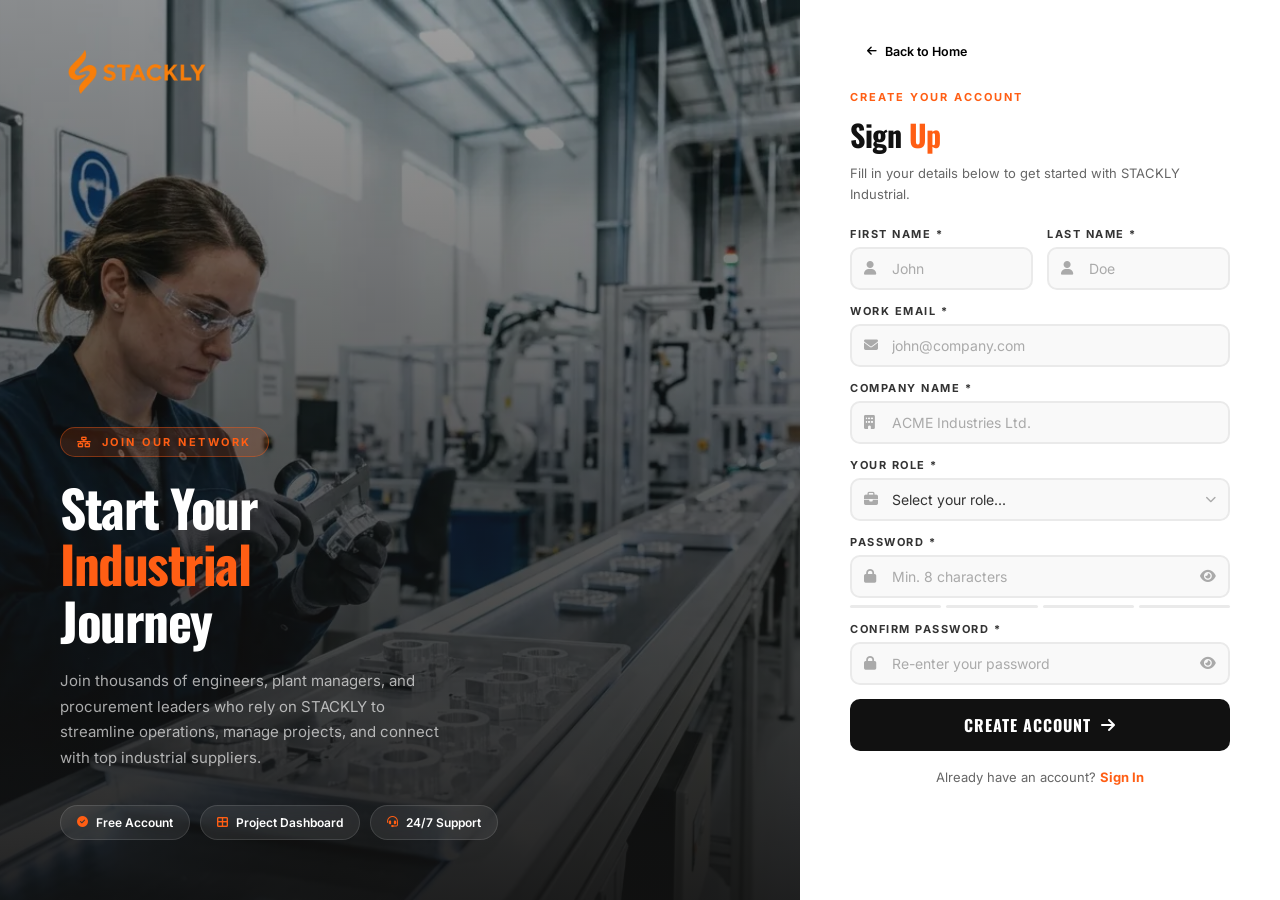
<file: signup.html>
<!DOCTYPE html>
<html lang="en">
<head>

<link rel="preconnect" href="https://fonts.googleapis.com">
<link rel="preconnect" href="https://fonts.gstatic.com" crossorigin>
<link rel="preconnect" href="https://cdnjs.cloudflare.com" crossorigin>

<meta charset="UTF-8">
<meta name="viewport" content="width=device-width, initial-scale=1.0">
<title>Create Account | Stackly Industrial</title>
<link rel="stylesheet" href="https://cdnjs.cloudflare.com/ajax/libs/font-awesome/6.4.0/css/all.min.css">
<link href="https://fonts.googleapis.com/css2?family=Inter:wght@300;400;500;600;700&family=Oswald:wght@500;600;700;800&display=swap" rel="stylesheet">
<style>         *, *::before, *::after { box-sizing: border-box; margin: 0; padding: 0; }         :root {             --primary: #FF5E14;             --secondary: #111111;             --gray-100: #f9f9f9;             --gray-200: #eaeaea;             --gray-400: #aaaaaa;             --gray-500: #666666;             --gray-700: #333333;             --error: #dc2626;             --success: #16a34a;         }          body {             font-family: 'Inter', sans-serif;             display: flex;             min-height: 100vh;             background: var(--secondary);         }          /* ====== LEFT PANEL ====== */         .left-panel {             flex: 1;             position: relative;             overflow: hidden;             display: flex;             flex-direction: column;             justify-content: flex-end;             padding: 60px;             min-height: 100vh;         }          .left-bg {             position: absolute;             inset: 0;             background: url('images/about_plant.webp') center/cover no-repeat;             animation: slowZoom 20s ease-in-out infinite alternate;         }          @keyframes slowZoom {             from { transform: scale(1.03); }             to   { transform: scale(1.10); }         }          .left-overlay {             position: absolute;             inset: 0;             background: linear-gradient(to bottom, rgba(17,17,17,0.4) 0%, rgba(17,17,17,0.6) 40%, rgba(17,17,17,0.93) 100%);         }          .left-logo {             position: absolute;             top: 50px;             left: 60px;             z-index: 3;             display: flex;             align-items: center;             gap: 10px;             text-decoration: none;         }          .logo-box {             width: 42px;             height: 42px;             background: var(--primary);             border-radius: 10px;             display: flex;             align-items: center;             justify-content: center;             font-family: 'Oswald', sans-serif;             font-weight: 800;             font-size: 16px;             color: #fff;             letter-spacing: 0;         }          .logo-text {             font-family: 'Oswald', sans-serif;             font-size: 24px;             font-weight: 700;             color: #fff;         }          .logo-text span { color: var(--primary); }          .left-content { position: relative; z-index: 2; }          .left-tag {             display: inline-flex;             align-items: center;             gap: 8px;             background: rgba(255,94,20,0.15);             border: 1px solid rgba(255,94,20,0.4);             color: var(--primary);             font-size: 11px;             font-weight: 700;             letter-spacing: 2.5px;             text-transform: uppercase;             padding: 7px 16px;             border-radius: 30px;             margin-bottom: 22px;         }          .left-heading {             font-family: 'Oswald', sans-serif;             font-size: clamp(36px, 4vw, 58px);             font-weight: 800;             color: #fff;             line-height: 1.1;             letter-spacing: -1.5px;             margin-bottom: 20px;         }          .left-heading em { font-style: normal; color: var(--primary); }          .left-desc {             color: rgba(255,255,255,0.65);             font-size: 15px;             line-height: 1.7;             max-width: 400px;             margin-bottom: 35px;         }          .left-pills {             display: flex;             gap: 10px;             flex-wrap: wrap;         }          .pill {             display: inline-flex;             align-items: center;             gap: 8px;             background: rgba(255,255,255,0.08);             backdrop-filter: blur(8px);             border: 1px solid rgba(255,255,255,0.12);             border-radius: 30px;             padding: 9px 16px;             color: #fff;             font-size: 12px;             font-weight: 600;             transition: background 0.3s, border-color 0.3s;         }          .pill i { color: var(--primary); font-size: 11px; }         .pill:hover { background: rgba(255,94,20,0.18); border-color: rgba(255,94,20,0.4); }          /* ====== RIGHT PANEL ====== */         .right-panel {             width: 480px;             min-width: 440px;             height: 100vh;             overflow-y: auto;             background: #fff;             display: flex;             align-items: flex-start;             justify-content: center;             padding: 35px 50px 40px;         }          .right-panel::-webkit-scrollbar { width: 4px; }         .right-panel::-webkit-scrollbar-thumb { background: var(--gray-200); border-radius: 10px; }         .right-panel::-webkit-scrollbar-thumb:hover { background: var(--primary); }          .form-wrapper { width: 100%; }          /* Header */         .form-header { margin-bottom: 22px; }          .form-step {             font-size: 11px;             font-weight: 700;             letter-spacing: 2px;             text-transform: uppercase;             color: var(--primary);             margin-bottom: 8px;         }          .form-title {             font-family: 'Oswald', sans-serif;             font-size: 30px;             font-weight: 700;             color: var(--secondary);             margin-bottom: 6px;             letter-spacing: -0.5px;         }          .form-title span { color: var(--primary); }          .form-subtitle {             font-size: 13px;             color: var(--gray-500);             line-height: 1.6;         }          /* Form Groups */         .form-group {             margin-bottom: 14px;         }          .form-row-2 {             display: grid;             grid-template-columns: 1fr 1fr;             gap: 14px;         }          .form-group label {             display: block;             font-size: 11px;             font-weight: 700;             color: var(--gray-700);             text-transform: uppercase;             letter-spacing: 1.5px;             margin-bottom: 6px;         }          .input-wrap {             position: relative;             display: flex;             align-items: center;         }          .input-icon {             position: absolute;             left: 14px;             color: var(--gray-400);             font-size: 14px;             pointer-events: none;             transition: color 0.3s;             z-index: 1;         }          .form-input {             width: 100%;             padding: 11px 18px 11px 40px;             border: 2px solid var(--gray-200);             border-radius: 10px;             font-size: 14px;             font-family: 'Inter', sans-serif;             color: var(--gray-700);             background: var(--gray-100);             outline: none;             transition: border-color 0.3s, background 0.3s, box-shadow 0.3s;             -webkit-appearance: none;             appearance: none;         }          .form-input::placeholder { color: var(--gray-400); }          .form-input:focus {             border-color: var(--primary);             background: #fff;             box-shadow: 0 0 0 4px rgba(255,94,20,0.08);         }          .input-wrap:focus-within .input-icon { color: var(--primary); }          .form-input.valid   { border-color: var(--success); }         .form-input.invalid { border-color: var(--error); }          /* Password toggle */         .toggle-pass {             position: absolute;             right: 14px;             background: none;             border: none;             color: var(--gray-400);             cursor: pointer;             font-size: 14px;             padding: 0;             transition: color 0.3s;             z-index: 1;         }         .toggle-pass:hover { color: var(--primary); }          /* Select chevron */         .select-chevron {             position: absolute;             right: 14px;             color: var(--gray-400);             font-size: 11px;             pointer-events: none;         }          /* Strength meter */         .strength-bar {             display: flex;             gap: 5px;             margin-top: 7px;         }         .strength-bar span {             flex: 1;             height: 3px;             border-radius: 2px;             background: var(--gray-200);             transition: background 0.35s;         }         .strength-label {             font-size: 11px;             margin-top: 4px;             display: block;             color: var(--gray-400);             font-weight: 600;         }          /* Error msg */         .field-error {             display: none;             font-size: 11px;             color: var(--error);             margin-top: 4px;             gap: 5px;             align-items: center;         }         .field-error.show { display: flex; }          /* Alert */         .form-alert {             display: none;             padding: 12px 16px;             border-radius: 10px;             font-size: 13px;             font-weight: 500;             gap: 10px;             align-items: center;             margin-bottom: 16px;         }         .form-alert.error   { display: flex; background: rgba(220,38,38,0.06); border: 1.5px solid rgba(220,38,38,0.25); color: var(--error); }         .form-alert.success { display: flex; background: rgba(22,163,74,0.06); border: 1.5px solid rgba(22,163,74,0.25); color: var(--success); }          /* Submit */         .btn-submit {             width: 100%;             padding: 14px;             background: var(--secondary);             color: #fff;             border: none;             border-radius: 10px;             font-family: 'Oswald', sans-serif;             font-size: 16px;             font-weight: 700;             letter-spacing: 1px;             cursor: pointer;             transition: all 0.3s;             display: flex;             align-items: center;             justify-content: center;             gap: 10px;             text-transform: uppercase;             margin-top: 6px;             margin-bottom: 18px;             position: relative;             overflow: hidden;         }          .btn-submit::after {             content: '';             position: absolute;             top: 0; left: -100%;             width: 100%; height: 100%;             background: linear-gradient(90deg, transparent, rgba(255,255,255,0.12), transparent);             transition: left 0.5s;         }         .btn-submit:hover::after { left: 100%; }         .btn-submit:hover { background: var(--primary); transform: translateY(-2px); box-shadow: 0 12px 30px rgba(255,94,20,0.28); }         .btn-submit:disabled { opacity: 0.75; cursor: not-allowed; transform: none; }         .btn-submit i { transition: transform 0.3s; }         .btn-submit:hover i { transform: translateX(5px); }          /* Switch link */         .switch-link {             text-align: center;             font-size: 13px;             color: var(--gray-500);         }         .switch-link a {             color: var(--primary);             font-weight: 700;             text-decoration: none;         }         .switch-link a:hover { text-decoration: underline; }          /* Responsive */         @media (max-width: 900px) {             .left-panel { display: none; }             .right-panel { width: 100%; min-width: unset; }         }     </style>
</head>
<body>
<!-- LEFT PANEL -->
<div class="left-panel">
<div class="left-bg">
</div>
<div class="left-overlay">
</div>
<a href="index.html" class="left-logo" style="display:inline-block; margin-bottom: 30px;">
<img src="images/stackly-logo.webp" alt="Stackly Logo" style="height: 45px; display: block;">
</a>
<div class="left-content">
<div class="left-tag">
<i class="fas fa-network-wired">
</i> Join Our Network</div>
<h1 class="left-heading">                 Start Your<br>
<em>Industrial</em>
<br>                 Journey             </h1>
<p class="left-desc">                 Join thousands of engineers, plant managers, and procurement leaders who rely on STACKLY to streamline operations, manage projects, and connect with top industrial suppliers.             </p>
<div class="left-pills">
<div class="pill">
<i class="fas fa-check-circle">
</i> Free Account</div>
<div class="pill">
<i class="fas fa-th-large">
</i> Project Dashboard</div>
<div class="pill">
<i class="fas fa-headset">
</i> 24/7 Support</div>
</div>
</div>
</div>
<!-- RIGHT PANEL -->
<div class="right-panel">
<div class="form-wrapper">
<!-- Back to Home -->
<a href="index.html" style="display:inline-flex;align-items:center;gap:8px;font-size:12.5px;font-weight:600;color:var(--text-muted);text-decoration:none;margin-bottom:22px;padding:8px 16px;background:rgba(255,255,255,0.04);border:1px solid rgba(255,255,255,0.08);border-radius:8px;transition:all .25s ease" onmouseover="this.style.color='var(--primary)';this.style.borderColor='var(--primary)';this.style.background='rgba(255,94,20,0.08)'" onmouseout="this.style.color='var(--text-muted)';this.style.borderColor='rgba(255,255,255,0.08)';this.style.background='rgba(255,255,255,0.04)'">
<i class="fas fa-arrow-left" style="font-size:11px">
</i> Back to Home             </a>
<div class="form-header">
<div class="form-step">Create Your Account</div>
<h2 class="form-title">Sign <span>Up</span>
</h2>
<p class="form-subtitle">Fill in your details below to get started with STACKLY Industrial.</p>
</div>
<div class="form-alert" id="formAlert">
<i class="fas fa-circle-exclamation">
</i>
<span id="alertText">
</span>
</div>
<form id="signupForm" novalidate>
<!-- First + Last Name -->
<div class="form-row-2">
<div class="form-group">
<label for="fname">First Name *</label>
<div class="input-wrap">
<i class="fas fa-user input-icon">
</i>
<input type="text" id="fname" class="form-input" placeholder="John" required>
</div>
<div class="field-error" id="fnameErr">
<i class="fas fa-triangle-exclamation">
</i> Required</div>
</div>
<div class="form-group">
<label for="lname">Last Name *</label>
<div class="input-wrap">
<i class="fas fa-user input-icon">
</i>
<input type="text" id="lname" class="form-input" placeholder="Doe" required>
</div>
<div class="field-error" id="lnameErr">
<i class="fas fa-triangle-exclamation">
</i> Required</div>
</div>
</div>
<!-- Work Email -->
<div class="form-group">
<label for="remail">Work Email *</label>
<div class="input-wrap">
<i class="fas fa-envelope input-icon">
</i>
<input type="email" id="remail" class="form-input" placeholder="john@company.com" required>
</div>
<div class="field-error" id="remailErr">
<i class="fas fa-triangle-exclamation">
</i> Enter a valid email</div>
</div>
<!-- Company -->
<div class="form-group">
<label for="company">Company Name *</label>
<div class="input-wrap">
<i class="fas fa-building input-icon">
</i>
<input type="text" id="company" class="form-input" placeholder="ACME Industries Ltd." required>
</div>
<div class="field-error" id="companyErr">
<i class="fas fa-triangle-exclamation">
</i> Required</div>
</div>
<!-- Role -->
<div class="form-group">
<label for="rrole">Your Role *</label>
<div class="input-wrap">
<i class="fas fa-briefcase input-icon">
</i>
<select id="rrole" class="form-input" required>
<option value="" disabled selected>Select your role...</option>
<option value="user">User</option>
<option value="admin">Admin</option>
</select>
<i class="fas fa-chevron-down select-chevron">
</i>
</div>
<div class="field-error" id="rroleErr">
<i class="fas fa-triangle-exclamation">
</i> Please select a role</div>
</div>
<!-- Password -->
<div class="form-group">
<label for="rpass">Password *</label>
<div class="input-wrap">
<i class="fas fa-lock input-icon">
</i>
<input type="password" id="rpass" class="form-input" placeholder="Min. 8 characters" required oninput="checkStrength(this.value)">
<button type="button" class="toggle-pass" aria-label="Toggle password visibility" onclick="toggleVis('rpass',this)">
<i class="fas fa-eye">
</i>
</button>
</div>
<div class="strength-bar">
<span id="sb1">
</span>
<span id="sb2">
</span>
<span id="sb3">
</span>
<span id="sb4">
</span>
</div>
<small class="strength-label" id="sLabel">
</small>
<div class="field-error" id="rpassErr">
<i class="fas fa-triangle-exclamation">
</i> Min. 8 chars, 1 uppercase, 1 lowercase, 1 number</div>
</div>
<!-- Confirm Password -->
<div class="form-group">
<label for="rconfirm">Confirm Password *</label>
<div class="input-wrap">
<i class="fas fa-lock input-icon">
</i>
<input type="password" id="rconfirm" class="form-input" placeholder="Re-enter your password" required oninput="checkMatch()">
<button type="button" class="toggle-pass" aria-label="Toggle confirm password visibility" onclick="toggleVis('rconfirm',this)">
<i class="fas fa-eye">
</i>
</button>
</div>
<div class="field-error" id="rconfirmErr">
<i class="fas fa-triangle-exclamation">
</i> Passwords do not match</div>
</div>
<button type="submit" class="btn-submit" id="submitBtn" aria-label="Create Account">
<span>Create Account</span>
<i class="fas fa-arrow-right">
</i>
</button>
</form>
<p class="switch-link">                 Already have an account? <a href="login.html">Sign In</a>
</p>
</div>
</div>
<script>
    function toggleVis(id, btn) {
        var el = document.getElementById(id);
        var ic = btn.querySelector('i');
        el.type = el.type === 'password' ? 'text' : 'password';
        ic.className = el.type === 'text' ? 'fas fa-eye-slash' : 'fas fa-eye';
    }
    function checkStrength(val) {
        var bars   = [document.getElementById('sb1'), document.getElementById('sb2'), document.getElementById('sb3'), document.getElementById('sb4')];
        var label  = document.getElementById('sLabel');
        var score  = 0;
        if (val.length >= 8)          score++;
        if (/[A-Z]/.test(val))        score++;
        if (/[0-9]/.test(val))        score++;
        if (/[^A-Za-z0-9]/.test(val)) score++;
        var colors = ['#ef4444','#f97316','#eab308','#22c55e'];
        var labels = ['Weak','Fair','Good','Strong'];
        bars.forEach(function(b, i) { b.style.background = i < score ? colors[score-1] : '#eaeaea'; });
        label.textContent  = val.length > 0 ? labels[score-1] || '' : '';
        label.style.color  = score > 0 ? colors[score-1] : '#aaa';
    }
    function checkMatch() {
        var pass = document.getElementById('rpass').value;
        var conf = document.getElementById('rconfirm');
        conf.classList.toggle('valid',   conf.value === pass && conf.value.length > 0);
        conf.classList.toggle('invalid', conf.value !== pass && conf.value.length > 0);
    }
    function fieldErr(id, show) {
        var el = document.getElementById(id);
        if (show) el.classList.add('show'); else el.classList.remove('show');
    }
    function showAlert(type, msg) {
        var el = document.getElementById('formAlert');
        el.className = 'form-alert ' + type;
        document.getElementById('alertText').textContent = msg;
    }
    document.getElementById('signupForm').addEventListener('submit', function(e) {
        e.preventDefault();
        var valid = true;
        var fname   = document.getElementById('fname').value.trim();
        var lname   = document.getElementById('lname').value.trim();
        var email   = document.getElementById('remail').value.trim();
        var company = document.getElementById('company').value.trim();
        var role    = document.getElementById('rrole').value;
        var pass    = document.getElementById('rpass').value;
        var confirm = document.getElementById('rconfirm').value;
        var emailOk = /^[^\s@]+@[^\s@]+\.[^\s@]+$/.test(email);
        fieldErr('remailErr',   !emailOk);  if (!emailOk)  valid = false;
        var passOk = pass.length >= 8 && /[A-Z]/.test(pass) && /[a-z]/.test(pass) && /[0-9]/.test(pass);
        fieldErr('rpassErr',    !passOk);   if (!passOk)   valid = false;
        var matchOk = pass === confirm && confirm.length > 0;
        fieldErr('rconfirmErr', !matchOk);  if (!matchOk)  valid = false;
        if (!valid) {
            showAlert('error', 'Please fix the errors above before continuing.');
            return;
        }
        var btn = document.getElementById('submitBtn');
        btn.disabled = true;
        btn.innerHTML = '<span>Creating Account...</span><i class="fas fa-spinner fa-spin"></i>';
        setTimeout(function() {
            btn.innerHTML = '<span>Account Created!</span><i class="fas fa-check"></i>';
            btn.style.background = '#16a34a';
            var userData = { fname: fname, lname: lname, email: email, company: company, role: role };
            sessionStorage.setItem('stacklyUser', JSON.stringify(userData));
            var dest = 'login.html';
            showAlert('success', 'Welcome to Stackly! Redirecting to login page...');
            setTimeout(function() { window.location.href = dest; }, 1500);
        }, 1800);
    });
    ['fname','lname','remail','company','rrole','rpass','rconfirm'].forEach(function(id) {
        var el = document.getElementById(id);
        if (el) el.addEventListener('input', function() {
            fieldErr(id + 'Err', false);
            this.classList.remove('invalid');
        });
    });
</script>

</body>
</html>
</file>
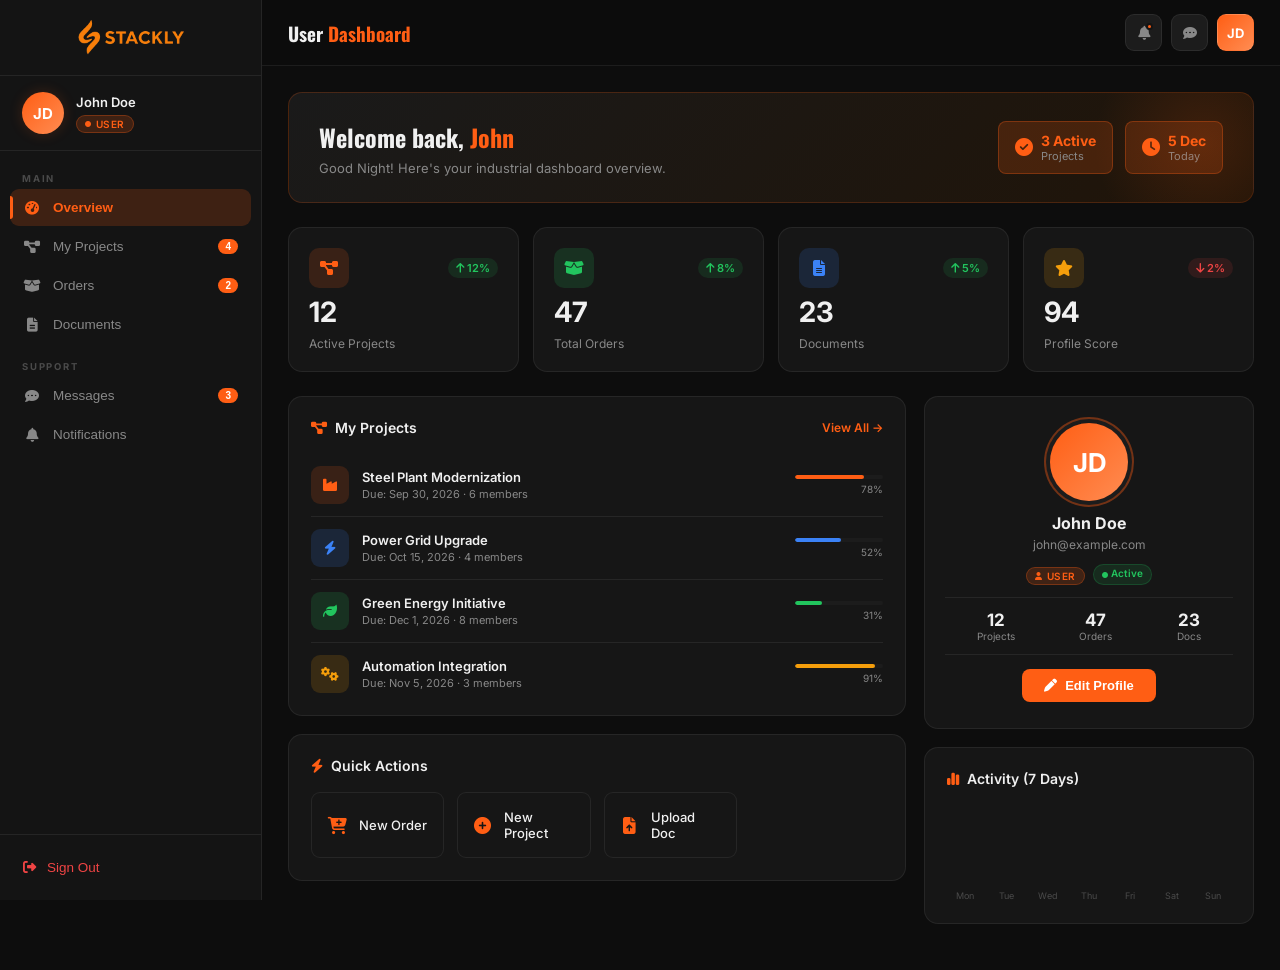
<file: user-dashboard.html>
<!DOCTYPE html>
<html lang="en">
<head>

<link rel="preconnect" href="https://fonts.googleapis.com">
<link rel="preconnect" href="https://fonts.gstatic.com" crossorigin>
<link rel="preconnect" href="https://cdnjs.cloudflare.com" crossorigin>

<meta charset="UTF-8"/>
<meta name="viewport" content="width=device-width, initial-scale=1.0"/>
<title>User Dashboard | STACKLY Industrial</title>
<meta name="description" content="STACKLY Industrial User Dashboard – track your projects, orders, documents and more."/>
<link rel="stylesheet" href="https://cdnjs.cloudflare.com/ajax/libs/font-awesome/6.4.0/css/all.min.css"/>
<link href="https://fonts.googleapis.com/css2?family=Inter:wght@300;400;500;600;700&family=Oswald:wght@500;600;700;800&display=swap" rel="stylesheet"/>
<style>     *, *::before, *::after { box-sizing: border-box; margin: 0; padding: 0; }     :root {       --primary:#FF5E14; --primary-dark:#d94e0e; --primary-glow:rgba(255,94,20,.18);       --bg:#0d0d0d; --bg2:#141414; --bg3:#1c1c1c;       --card:#161616; --border:rgba(255,255,255,.07);       --text:#f0f0f0; --text-muted:#888; --text-dim:#4a4a4a;       --success:#22c55e; --warning:#f59e0b; --info:#3b82f6; --danger:#ef4444;       --sidebar-w:262px; --header-h:66px;       --radius:14px; --radius-sm:9px;       --tr:all .28s cubic-bezier(.25,.8,.25,1);     }     ::-webkit-scrollbar{width:4px} ::-webkit-scrollbar-track{background:var(--bg)} ::-webkit-scrollbar-thumb{background:var(--primary);border-radius:10px}     body{font-family:'Inter',sans-serif;background:var(--bg);color:var(--text);min-height:100vh;display:flex;overflow-x:hidden}      /* ═══ SIDEBAR ═══ */     .sidebar{width:var(--sidebar-w);min-height:100vh;background:var(--bg2);border-right:1px solid var(--border);display:flex;flex-direction:column;position:fixed;left:0;top:0;bottom:0;z-index:100}     .sidebar-logo{padding:20px 22px;display:flex;align-items:center;gap:12px;border-bottom:1px solid var(--border);text-decoration:none}     .logo-box{width:37px;height:37px;background:var(--primary);border-radius:9px;display:flex;align-items:center;justify-content:center;font-family:'Oswald',sans-serif;font-weight:800;font-size:13px;color:#fff;box-shadow:0 0 16px var(--primary-glow);flex-shrink:0}     .logo-text{font-family:'Oswald',sans-serif;font-weight:700;font-size:18px;color:var(--text);letter-spacing:1px}     .logo-text span{color:var(--primary)}     .sidebar-user{padding:16px 22px;display:flex;align-items:center;gap:12px;border-bottom:1px solid var(--border)}     .u-avatar{width:42px;height:42px;background:linear-gradient(135deg,var(--primary),#ff8c52);border-radius:50%;display:flex;align-items:center;justify-content:center;font-size:15px;font-weight:700;color:#fff;flex-shrink:0;box-shadow:0 0 14px var(--primary-glow)}     .u-name{font-size:13px;font-weight:600;color:var(--text);overflow:hidden;text-overflow:ellipsis;white-space:nowrap}     .u-badge{font-size:10px;color:var(--primary);background:var(--primary-glow);border:1px solid rgba(255,94,20,.3);border-radius:20px;padding:2px 8px;display:inline-flex;align-items:center;gap:4px;margin-top:3px;font-weight:600;text-transform:uppercase;letter-spacing:.5px}     .sidebar-nav{flex:1;padding:14px 10px;overflow-y:auto}     .nav-label{font-size:9.5px;text-transform:uppercase;letter-spacing:1.8px;color:var(--text-dim);padding:8px 12px 5px;font-weight:700}     .nav-item{display:flex;align-items:center;gap:12px;padding:11px 13px;border-radius:var(--radius-sm);cursor:pointer;color:var(--text-muted);font-size:13.5px;font-weight:500;transition:var(--tr);margin-bottom:2px;text-decoration:none;position:relative;border:none;background:none;width:100%;text-align:left}     .nav-item:hover{background:rgba(255,94,20,.08);color:var(--primary)}     .nav-item.active{background:var(--primary-glow);color:var(--primary);font-weight:600}     .nav-item.active::before{content:'';position:absolute;left:0;top:20%;bottom:20%;width:3px;background:var(--primary);border-radius:0 3px 3px 0}     .nav-item i{width:18px;text-align:center;font-size:14px}     .nav-badge{margin-left:auto;background:var(--primary);color:#fff;font-size:10px;font-weight:700;border-radius:20px;padding:2px 7px}     .sidebar-footer{padding:14px 10px;border-top:1px solid var(--border)}     .logout-btn{display:flex;align-items:center;gap:10px;padding:11px 13px;border-radius:var(--radius-sm);color:var(--danger);font-size:13.5px;font-weight:500;cursor:pointer;transition:var(--tr);background:none;border:none;width:100%;text-align:left}     .logout-btn:hover{background:rgba(239,68,68,.1)}      /* ═══ MAIN ═══ */     .main{margin-left:var(--sidebar-w);flex:1;display:flex;flex-direction:column;min-height:100vh}     .topbar{height:var(--header-h);background:rgba(13,13,13,.88);backdrop-filter:blur(14px);border-bottom:1px solid var(--border);display:flex;align-items:center;padding:0 26px;position:sticky;top:0;z-index:50;gap:14px}     .topbar-title{font-family:'Oswald',sans-serif;font-size:19px;font-weight:700;color:var(--text);flex:1}     .topbar-title span{color:var(--primary)}     .topbar-search{display:flex;align-items:center;gap:8px;background:var(--bg3);border:1px solid var(--border);border-radius:8px;padding:8px 13px;transition:var(--tr)}     .topbar-search:focus-within{border-color:var(--primary);box-shadow:0 0 0 3px var(--primary-glow)}     .topbar-search input{background:none;border:none;outline:none;color:var(--text);font-size:13px;width:170px}     .topbar-search input::placeholder{color:var(--text-dim)}     .topbar-search i{color:var(--text-dim);font-size:13px}     .topbar-actions{display:flex;align-items:center;gap:9px}     .icon-btn{width:37px;height:37px;border-radius:9px;background:var(--bg3);border:1px solid var(--border);display:flex;align-items:center;justify-content:center;color:var(--text-muted);cursor:pointer;transition:var(--tr);position:relative;font-size:14px}     .icon-btn:hover{border-color:var(--primary);color:var(--primary);background:var(--primary-glow)}     .notif-dot{position:absolute;top:8px;right:8px;width:7px;height:7px;background:var(--primary);border-radius:50%;border:2px solid var(--bg2)}      /* ═══ CONTENT SECTIONS ═══ */     .content{padding:26px;flex:1}     .page-section{display:none;animation:fadeUp .45s ease both}     .page-section.active{display:block}     @keyframes fadeUp{from{opacity:0;transform:translateY(16px)}to{opacity:1;transform:translateY(0)}}     @keyframes pulse-ring{0%{box-shadow:0 0 0 0 var(--primary-glow)}70%{box-shadow:0 0 0 10px transparent}100%{box-shadow:0 0 0 0 transparent}}     @keyframes waveHand{0%{transform:rotate(0deg)}15%{transform:rotate(20deg)}30%{transform:rotate(-10deg)}45%{transform:rotate(18deg)}60%{transform:rotate(-8deg)}75%{transform:rotate(14deg)}100%{transform:rotate(0deg)}}      /* ─ SECTION HEADER ─ */     .section-head{margin-bottom:22px}     .section-head h2{font-family:'Oswald',sans-serif;font-size:22px;font-weight:700;color:var(--text);margin-bottom:4px}     .section-head h2 span{color:var(--primary)}     .section-head p{font-size:13px;color:var(--text-muted)}      /* ─ CARDS ─ */     .card{background:var(--card);border:1px solid var(--border);border-radius:var(--radius);padding:22px}     .card-header{display:flex;align-items:center;justify-content:space-between;margin-bottom:18px}     .card-title{font-size:14px;font-weight:600;color:var(--text);display:flex;align-items:center;gap:8px}     .card-title i{color:var(--primary)}     .card-action{font-size:12px;color:var(--primary);cursor:pointer;text-decoration:none;font-weight:600}     .card-action:hover{text-decoration:underline}      /* ─ GREETING ─ */     .greeting-banner{background:linear-gradient(135deg,#1a1a1a,#201408);border:1px solid rgba(255,94,20,.2);border-radius:var(--radius);padding:26px 30px;display:flex;align-items:center;justify-content:space-between;margin-bottom:24px;position:relative;overflow:hidden}     .greeting-banner::before{content:'';position:absolute;top:-60px;right:-60px;width:220px;height:220px;background:radial-gradient(circle,rgba(255,94,20,.14) 0%,transparent 70%);pointer-events:none}     .greeting-text h2{font-family:'Oswald',sans-serif;font-size:24px;font-weight:700;color:var(--text);margin-bottom:5px}     .greeting-text h2 span{color:var(--primary)}     .greeting-text p{color:var(--text-muted);font-size:13px}     .g-badge{display:flex;align-items:center;gap:8px;background:var(--primary-glow);border:1px solid rgba(255,94,20,.3);border-radius:8px;padding:10px 16px}     .g-badge i{color:var(--primary);font-size:18px}     .g-badge-text{font-size:11px;color:var(--text-muted)}     .g-badge-text strong{display:block;font-size:14px;color:var(--primary);font-weight:700}      /* ─ STATS ─ */     .stats-grid{display:grid;grid-template-columns:repeat(4,1fr);gap:14px;margin-bottom:24px}     .stat-card{background:var(--card);border:1px solid var(--border);border-radius:var(--radius);padding:20px;display:flex;flex-direction:column;gap:10px;position:relative;overflow:hidden;transition:var(--tr);cursor:default}     .stat-card:hover{border-color:var(--primary);transform:translateY(-3px);box-shadow:0 8px 28px rgba(255,94,20,.1)}     .stat-card::after{content:'';position:absolute;bottom:0;left:0;right:0;height:2px;background:linear-gradient(90deg,var(--primary),transparent);opacity:0;transition:var(--tr)}     .stat-card:hover::after{opacity:1}     .stat-header{display:flex;align-items:center;justify-content:space-between}     .stat-icon{width:40px;height:40px;border-radius:10px;display:flex;align-items:center;justify-content:center;font-size:16px}     .ic-orange{background:rgba(255,94,20,.15);color:var(--primary)} .ic-green{background:rgba(34,197,94,.15);color:var(--success)} .ic-blue{background:rgba(59,130,246,.15);color:var(--info)} .ic-amber{background:rgba(245,158,11,.15);color:var(--warning)}     .stat-trend{font-size:11px;font-weight:600;padding:3px 8px;border-radius:20px}     .trend-up{color:var(--success);background:rgba(34,197,94,.12)} .trend-down{color:var(--danger);background:rgba(239,68,68,.12)}     .stat-val{font-size:28px;font-weight:700;color:var(--text);line-height:1}     .stat-lbl{font-size:12px;color:var(--text-muted)}      /* ─ GRID ─ */     .two-col{display:grid;grid-template-columns:1fr 330px;gap:18px;margin-bottom:20px}     .one-col{display:flex;flex-direction:column;gap:18px}      /* ─ PROGRESS ─ */     .proj-item{display:flex;align-items:center;gap:13px;padding:12px 0;border-bottom:1px solid var(--border);transition:var(--tr)}     .proj-item:first-child{padding-top:0} .proj-item:last-child{border-bottom:none;padding-bottom:0}     .proj-item:hover{padding-left:4px}     .proj-icon{width:38px;height:38px;border-radius:9px;display:flex;align-items:center;justify-content:center;font-size:14px;flex-shrink:0}     .p-orange{background:rgba(255,94,20,.15);color:var(--primary)} .p-blue{background:rgba(59,130,246,.15);color:var(--info)} .p-green{background:rgba(34,197,94,.15);color:var(--success)} .p-amber{background:rgba(245,158,11,.15);color:var(--warning)} .p-purple{background:rgba(139,92,246,.15);color:#8b5cf6}     .proj-info{flex:1;min-width:0}     .proj-name{font-size:13px;font-weight:600;color:var(--text);overflow:hidden;text-overflow:ellipsis;white-space:nowrap}     .proj-meta{font-size:11px;color:var(--text-muted);margin-top:2px}     .prog-wrap{width:88px}     .prog-bar{height:4px;background:var(--bg3);border-radius:10px;overflow:hidden;margin-bottom:4px}     .prog-fill{height:100%;background:var(--primary);border-radius:10px;transition:width 1.2s cubic-bezier(.4,0,.2,1)}     .prog-fill.g{background:var(--success)} .prog-fill.b{background:var(--info)} .prog-fill.a{background:var(--warning)} .prog-fill.p{background:#8b5cf6}     .prog-pct{font-size:10px;color:var(--text-muted);text-align:right}      /* ─ TABLE ─ */     .table-wrap{overflow-x:auto}     table{width:100%;border-collapse:collapse;font-size:13px}     thead tr{border-bottom:1px solid var(--border)}     th{padding:10px 13px;text-align:left;font-size:10.5px;text-transform:uppercase;letter-spacing:1px;color:var(--text-dim);font-weight:700}     td{padding:13px 13px;color:var(--text-muted);border-bottom:1px solid rgba(255,255,255,.03);transition:var(--tr)}     tbody tr{transition:var(--tr)} tbody tr:hover td{background:rgba(255,94,20,.04);color:var(--text)} tbody tr:last-child td{border-bottom:none}     .td-bold{font-weight:600;color:var(--text)}     .pill{display:inline-flex;align-items:center;gap:5px;font-size:11px;font-weight:600;padding:3px 10px;border-radius:20px}     .pill i{font-size:7px}     .ps{background:rgba(34,197,94,.12);color:var(--success)} .pw{background:rgba(245,158,11,.12);color:var(--warning)} .pi{background:rgba(59,130,246,.12);color:var(--info)} .pd{background:rgba(239,68,68,.12);color:var(--danger)}      /* ─ PROFILE RING ─ */     .profile-ring{width:78px;height:78px;border-radius:50%;background:linear-gradient(135deg,var(--primary),#ff8c52);display:flex;align-items:center;justify-content:center;font-size:26px;font-weight:700;color:#fff;box-shadow:0 0 0 4px var(--bg3),0 0 0 6px rgba(255,94,20,.4);margin:0 auto 12px;animation:pulse-ring 2.2s infinite}      /* ─ CHART ─ */     .chart-bars{display:flex;align-items:flex-end;gap:6px;height:80px;padding-top:8px}     .chart-bar{flex:1;border-radius:4px 4px 0 0;background:var(--bg3);position:relative;cursor:pointer;transition:var(--tr)}     .chart-bar .cfill{position:absolute;bottom:0;left:0;right:0;background:linear-gradient(to top,var(--primary),#ff8c52);border-radius:4px 4px 0 0;transition:height 1s cubic-bezier(.4,0,.2,1)}     .chart-bar:hover .cfill{filter:brightness(1.15)}     .chart-labels{display:flex;gap:6px;margin-top:5px}     .chart-label{flex:1;text-align:center;font-size:9px;color:var(--text-dim)}      /* ─ NOTIF ─ */     .notif-item{display:flex;align-items:flex-start;gap:12px;padding:12px 0;border-bottom:1px solid var(--border)}     .notif-item:last-child{border-bottom:none}     .notif-icon{width:34px;height:34px;border-radius:8px;display:flex;align-items:center;justify-content:center;font-size:13px;flex-shrink:0}     .notif-body .notif-text{font-size:12.5px;color:var(--text);line-height:1.5}     .notif-body .notif-text b{color:var(--primary)}     .notif-time{font-size:11px;color:var(--text-dim);margin-top:2px}     .notif-unread{width:8px;height:8px;background:var(--primary);border-radius:50%;flex-shrink:0;margin-top:5px}      /* ─ DOCUMENTS ─ */     .doc-grid{display:grid;grid-template-columns:repeat(3,1fr);gap:14px}     .doc-card{background:var(--bg3);border:1px solid var(--border);border-radius:var(--radius-sm);padding:18px;display:flex;flex-direction:column;align-items:center;gap:10px;cursor:pointer;transition:var(--tr);text-align:center}     .doc-card:hover{border-color:var(--primary);background:var(--primary-glow);transform:translateY(-3px)}     .doc-icon{font-size:28px}     .doc-name{font-size:12px;font-weight:600;color:var(--text)}     .doc-size{font-size:10px;color:var(--text-muted)}     .doc-date{font-size:10px;color:var(--text-dim)}      /* ─ MESSAGES ─ */     .msg-layout{display:grid;grid-template-columns:240px 1fr;gap:0;border:1px solid var(--border);border-radius:var(--radius);overflow:hidden;height:460px}     .msg-list{border-right:1px solid var(--border);overflow-y:auto}     .msg-list-item{padding:14px 16px;border-bottom:1px solid var(--border);cursor:pointer;transition:var(--tr);display:flex;align-items:center;gap:11px}     .msg-list-item:hover{background:rgba(255,94,20,.06)}     .msg-list-item.active{background:var(--primary-glow)}     .msg-av{width:36px;height:36px;border-radius:50%;display:flex;align-items:center;justify-content:center;font-size:13px;font-weight:700;color:#fff;flex-shrink:0}     .msg-info{flex:1;min-width:0}     .msg-from{font-size:12.5px;font-weight:600;color:var(--text);overflow:hidden;text-overflow:ellipsis;white-space:nowrap}     .msg-preview{font-size:11px;color:var(--text-muted);overflow:hidden;text-overflow:ellipsis;white-space:nowrap}     .msg-time{font-size:10px;color:var(--text-dim)}     .msg-dot{width:7px;height:7px;background:var(--primary);border-radius:50%;flex-shrink:0}     .msg-panel{display:flex;flex-direction:column}     .msg-panel-header{padding:14px 18px;border-bottom:1px solid var(--border);display:flex;align-items:center;gap:12px}     .msg-panel-body{flex:1;overflow-y:auto;padding:16px 18px;display:flex;flex-direction:column;gap:12px}     .msg-bubble{max-width:70%;padding:10px 14px;border-radius:12px;font-size:12.5px;line-height:1.5}     .msg-bubble.recv{background:var(--bg3);color:var(--text);border-radius:4px 12px 12px 12px;align-self:flex-start}     .msg-bubble.sent{background:var(--primary);color:#fff;border-radius:12px 4px 12px 12px;align-self:flex-end}     .msg-bubble-time{font-size:10px;color:var(--text-dim);margin-top:4px}     .msg-input-row{padding:12px 16px;border-top:1px solid var(--border);display:flex;gap:10px;align-items:center}     .msg-input{flex:1;background:var(--bg3);border:1px solid var(--border);border-radius:8px;padding:10px 14px;color:var(--text);font-size:13px;outline:none;font-family:'Inter',sans-serif;transition:var(--tr)}     .msg-input:focus{border-color:var(--primary)}     .msg-send-btn{background:var(--primary);border:none;color:#fff;width:38px;height:38px;border-radius:9px;cursor:pointer;font-size:14px;transition:var(--tr);flex-shrink:0}     .msg-send-btn:hover{background:var(--primary-dark)}      /* ─ SETTINGS ─ */     .settings-grid{display:grid;grid-template-columns:1fr 1fr;gap:18px}     .settings-section{margin-bottom:22px}     .settings-section h3{font-size:13px;font-weight:700;color:var(--text);margin-bottom:14px;padding-bottom:8px;border-bottom:1px solid var(--border);display:flex;align-items:center;gap:8px}     .settings-section h3 i{color:var(--primary)}     .form-row{margin-bottom:14px}     .form-row label{display:block;font-size:11px;font-weight:700;color:var(--text-muted);text-transform:uppercase;letter-spacing:1px;margin-bottom:6px}     .form-ctrl{width:100%;background:var(--bg3);border:1px solid var(--border);border-radius:8px;padding:10px 14px;color:var(--text);font-size:13px;outline:none;font-family:'Inter',sans-serif;transition:var(--tr)}     .form-ctrl:focus{border-color:var(--primary);box-shadow:0 0 0 3px var(--primary-glow)}     .toggle-row{display:flex;align-items:center;justify-content:space-between;padding:12px 0;border-bottom:1px solid var(--border)}     .toggle-row:last-child{border-bottom:none}     .toggle-label{font-size:13px;color:var(--text)}     .toggle-sub{font-size:11px;color:var(--text-muted);margin-top:2px}     .toggle{width:42px;height:22px;background:var(--bg3);border:1px solid var(--border);border-radius:20px;cursor:pointer;position:relative;transition:var(--tr);flex-shrink:0}     .toggle.on{background:var(--primary);border-color:var(--primary)}     .toggle::after{content:'';position:absolute;top:3px;left:3px;width:14px;height:14px;background:#fff;border-radius:50%;transition:var(--tr)}     .toggle.on::after{left:23px}     .save-btn{background:var(--primary);color:#fff;border:none;padding:11px 26px;border-radius:9px;font-size:13px;font-weight:700;cursor:pointer;transition:var(--tr);font-family:'Inter',sans-serif}     .save-btn:hover{background:var(--primary-dark);transform:translateY(-1px)}      /* ─ HELP ─ */     .faq-item{border:1px solid var(--border);border-radius:var(--radius-sm);margin-bottom:10px;overflow:hidden}     .faq-q{padding:14px 16px;font-size:13px;font-weight:600;color:var(--text);cursor:pointer;display:flex;align-items:center;justify-content:space-between;transition:var(--tr)}     .faq-q:hover{background:rgba(255,94,20,.06);color:var(--primary)}     .faq-q i{font-size:12px;transition:transform .3s}     .faq-a{display:none;padding:0 16px 14px;font-size:13px;color:var(--text-muted);line-height:1.7}     .faq-item.open .faq-a{display:block}     .faq-item.open .faq-q{background:rgba(255,94,20,.06);color:var(--primary)}     .faq-item.open .faq-q i{transform:rotate(90deg)}     .contact-grid{display:grid;grid-template-columns:repeat(3,1fr);gap:14px;margin-top:20px}     .contact-card{background:var(--bg3);border:1px solid var(--border);border-radius:var(--radius-sm);padding:20px;text-align:center;cursor:pointer;transition:var(--tr)}     .contact-card:hover{border-color:var(--primary);transform:translateY(-3px)}     .contact-card i{font-size:24px;color:var(--primary);margin-bottom:10px;display:block}     .contact-card h4{font-size:13px;font-weight:700;color:var(--text);margin-bottom:4px}     .contact-card p{font-size:11px;color:var(--text-muted)}      /* ─ QUICK ACTIONS ─ */     .qa-grid{display:grid;grid-template-columns:repeat(4,1fr);gap:13px}     .qa-btn{background:var(--card);border:1px solid var(--border);border-radius:var(--radius-sm);padding:16px;display:flex;align-items:center;gap:12px;cursor:pointer;transition:var(--tr);color:var(--text);font-size:13px;font-weight:500;text-decoration:none}     .qa-btn:hover{border-color:var(--primary);background:var(--primary-glow);color:var(--primary);transform:translateY(-2px)}     .qa-btn i{font-size:17px;color:var(--primary);width:19px;text-align:center}      /* ─ RESPONSIVE ─ */     @media(max-width:1100px){.two-col{grid-template-columns:1fr}.stats-grid{grid-template-columns:repeat(2,1fr)}}     @media(max-width:900px){.doc-grid{grid-template-columns:repeat(2,1fr)}.settings-grid{grid-template-columns:1fr}.qa-grid{grid-template-columns:repeat(2,1fr)}}     @media(max-width:700px){.msg-layout{grid-template-columns:1fr;height:auto}.msg-list{height:200px}.contact-grid{grid-template-columns:1fr}}   </style>
</head>
<body>
<!-- ═══════════ SIDEBAR ═══════════ -->
<aside class="sidebar">
<a class="sidebar-logo" href="index.html">
<img src="images/stackly-logo.webp" alt="Stackly Logo" style="height: 35px; display: block; margin: auto;">
</a>
<div class="sidebar-user">
<div class="u-avatar" id="sidebarAvatar">JD</div>
<div style="min-width:0">
<div class="u-name" id="sidebarName">John Doe</div>
<div class="u-badge">
<i class="fas fa-circle" style="font-size:6px">
</i> User</div>
</div>
</div>
<nav class="sidebar-nav">
<div class="nav-label">Main</div>
<button class="nav-item active" data-page="overview" aria-label="Overview">
<i class="fas fa-gauge-high">
</i> Overview     </button>
<button class="nav-item" data-page="projects" aria-label="My Projects">
<i class="fas fa-diagram-project">
</i> My Projects       <span class="nav-badge">4</span>
</button>
<button class="nav-item" data-page="orders" aria-label="Orders">
<i class="fas fa-box-open">
</i> Orders       <span class="nav-badge">2</span>
</button>
<button class="nav-item" data-page="documents" aria-label="Documents">
<i class="fas fa-file-lines">
</i> Documents     </button>
<div class="nav-label" style="margin-top:10px">Support</div>
<button class="nav-item" data-page="messages" aria-label="Messages">
<i class="fas fa-comment-dots">
</i> Messages       <span class="nav-badge">3</span>
</button>
<button class="nav-item" data-page="notifications" aria-label="Notifications">
<i class="fas fa-bell">
</i> Notifications     </button>


</nav>
<div class="sidebar-footer">
<button class="logout-btn" aria-label="Sign Out" onclick="logout()">
<i class="fas fa-right-from-bracket">
</i> Sign Out     </button>
</div>
</aside>
<!-- ═══════════ MAIN ═══════════ -->
<div class="main">
<!-- TOPBAR -->
<header class="topbar">
<div class="topbar-title" id="topbarTitle">User <span>Dashboard</span>
</div>

<div class="topbar-actions">
<div class="icon-btn" onclick="navTo('notifications')" title="Notifications">
<i class="fas fa-bell">
</i>
<span class="notif-dot">
</span>
</div>
<div class="icon-btn" onclick="navTo('messages')" title="Messages">
<i class="fas fa-comment-dots">
</i>
</div>
<div class="icon-btn" id="topAvatar" onclick="window.location.href='404.html'" title="Profile" style="background:linear-gradient(135deg,var(--primary),#ff8c52);color:#fff;font-weight:700;font-size:13px;cursor:pointer">JD</div>
</div>
</header>
<div class="content">
<!-- ═══ PAGE: OVERVIEW ═══ -->
<section id="page-overview" class="page-section active">
<div class="greeting-banner">
<div class="greeting-text">
<h2>Welcome back, <span id="greetName">John</span>
<i class="fas fa-hand-wave" style="color:var(--primary);font-size:22px;vertical-align:middle;animation:waveHand 1.6s ease-in-out infinite;display:inline-block;transform-origin:70% 70%">
</i>
</h2>
<p id="greetMsg">Here's what's happening with your projects today.</p>
</div>
<div style="display:flex;gap:12px;flex-wrap:wrap">
<div class="g-badge">
<i class="fas fa-circle-check">
</i>
<div class="g-badge-text">
<strong>3 Active</strong>Projects</div>
</div>
<div class="g-badge">
<i class="fas fa-clock">
</i>
<div class="g-badge-text">
<strong id="currentDate">—</strong>Today</div>
</div>
</div>
</div>
<div class="stats-grid">
<div class="stat-card">
<div class="stat-header">
<div class="stat-icon ic-orange">
<i class="fas fa-diagram-project">
</i>
</div>
<span class="stat-trend trend-up">
<i class="fas fa-arrow-up">
</i> 12%</span>
</div>
<div class="stat-val" data-target="12">0</div>
<div class="stat-lbl">Active Projects</div>
</div>
<div class="stat-card">
<div class="stat-header">
<div class="stat-icon ic-green">
<i class="fas fa-box-open">
</i>
</div>
<span class="stat-trend trend-up">
<i class="fas fa-arrow-up">
</i> 8%</span>
</div>
<div class="stat-val" data-target="47">0</div>
<div class="stat-lbl">Total Orders</div>
</div>
<div class="stat-card">
<div class="stat-header">
<div class="stat-icon ic-blue">
<i class="fas fa-file-lines">
</i>
</div>
<span class="stat-trend trend-up">
<i class="fas fa-arrow-up">
</i> 5%</span>
</div>
<div class="stat-val" data-target="23">0</div>
<div class="stat-lbl">Documents</div>
</div>
<div class="stat-card">
<div class="stat-header">
<div class="stat-icon ic-amber">
<i class="fas fa-star">
</i>
</div>
<span class="stat-trend trend-down">
<i class="fas fa-arrow-down">
</i> 2%</span>
</div>
<div class="stat-val" data-target="94">0</div>
<div class="stat-lbl">Profile Score</div>
</div>
</div>
<div class="two-col">
<div class="one-col">
<!-- Overview Projects snippet -->
<div class="card">
<div class="card-header">
<div class="card-title">
<i class="fas fa-diagram-project">
</i> My Projects</div>
<a class="card-action" href="#" onclick="navTo('projects'); return false;">View All →</a>
</div>
<div class="proj-item">
<div class="proj-icon p-orange">
<i class="fas fa-industry">
</i>
</div>
<div class="proj-info">
<div class="proj-name">Steel Plant Modernization</div>
<div class="proj-meta">Due: Sep 30, 2026 · 6 members</div>
</div>
<div class="prog-wrap">
<div class="prog-bar">
<div class="prog-fill" style="width:0" data-w="78%">
</div>
</div>
<div class="prog-pct">78%</div>
</div>
</div>
<div class="proj-item">
<div class="proj-icon p-blue">
<i class="fas fa-bolt">
</i>
</div>
<div class="proj-info">
<div class="proj-name">Power Grid Upgrade</div>
<div class="proj-meta">Due: Oct 15, 2026 · 4 members</div>
</div>
<div class="prog-wrap">
<div class="prog-bar">
<div class="prog-fill b" style="width:0" data-w="52%">
</div>
</div>
<div class="prog-pct">52%</div>
</div>
</div>
<div class="proj-item">
<div class="proj-icon p-green">
<i class="fas fa-leaf">
</i>
</div>
<div class="proj-info">
<div class="proj-name">Green Energy Initiative</div>
<div class="proj-meta">Due: Dec 1, 2026 · 8 members</div>
</div>
<div class="prog-wrap">
<div class="prog-bar">
<div class="prog-fill g" style="width:0" data-w="31%">
</div>
</div>
<div class="prog-pct">31%</div>
</div>
</div>
<div class="proj-item">
<div class="proj-icon p-amber">
<i class="fas fa-gears">
</i>
</div>
<div class="proj-info">
<div class="proj-name">Automation Integration</div>
<div class="proj-meta">Due: Nov 5, 2026 · 3 members</div>
</div>
<div class="prog-wrap">
<div class="prog-bar">
<div class="prog-fill a" style="width:0" data-w="91%">
</div>
</div>
<div class="prog-pct">91%</div>
</div>
</div>
</div>
<!-- Quick Actions -->
<div class="card">
<div class="card-header">
<div class="card-title">
<i class="fas fa-bolt">
</i> Quick Actions</div>
</div>
<div class="qa-grid">
<a class="qa-btn" href="#" onclick="navTo('orders'); return false;">
<i class="fas fa-cart-plus">
</i> New Order</a>
<a class="qa-btn" href="#" onclick="navTo('projects'); return false;">
<i class="fas fa-plus-circle">
</i> New Project</a>
<a class="qa-btn" href="#" onclick="navTo('documents'); return false;">
<i class="fas fa-file-upload">
</i> Upload Doc</a>

</div>
</div>
</div>
<div class="one-col">
<!-- Profile card -->
<div class="card" style="text-align:center;padding:26px 20px">
<div class="profile-ring" id="profileRing">JD</div>
<div style="font-size:16px;font-weight:700;color:var(--text)" id="profileFullName">John Doe</div>
<div style="font-size:12px;color:var(--text-muted);margin-top:4px" id="profileEmail">john@example.com</div>
<div style="margin:12px 0;display:flex;justify-content:center;gap:8px;flex-wrap:wrap">
<span class="u-badge">
<i class="fas fa-user" style="font-size:8px">
</i> User</span>
<span style="background:rgba(34,197,94,.12);color:var(--success);font-size:10px;font-weight:600;padding:2px 8px;border-radius:20px;border:1px solid rgba(34,197,94,.2)">
<i class="fas fa-circle" style="font-size:6px;margin-right:3px">
</i>Active</span>
</div>
<div style="display:flex;justify-content:space-around;padding:12px 0;border-top:1px solid var(--border);border-bottom:1px solid var(--border);margin-bottom:14px">
<div style="text-align:center">
<div style="font-size:17px;font-weight:700;color:var(--text)">12</div>
<div style="font-size:10px;color:var(--text-muted)">Projects</div>
</div>
<div style="text-align:center">
<div style="font-size:17px;font-weight:700;color:var(--text)">47</div>
<div style="font-size:10px;color:var(--text-muted)">Orders</div>
</div>
<div style="text-align:center">
<div style="font-size:17px;font-weight:700;color:var(--text)">23</div>
<div style="font-size:10px;color:var(--text-muted)">Docs</div>
</div>
</div>
<button onclick="window.location.href='404.html'" style="display:inline-flex;align-items:center;gap:8px;background:var(--primary);color:#fff;padding:9px 22px;border-radius:8px;font-size:13px;font-weight:600;border:none;cursor:pointer;transition:var(--tr)" onmouseover="this.style.background='var(--primary-dark)'" onmouseout="this.style.background='var(--primary)'">
<i class="fas fa-pen">
</i> Edit Profile</button>
</div>
<!-- Activity Chart -->
<div class="card">
<div class="card-header">
<div class="card-title">
<i class="fas fa-chart-simple">
</i> Activity (7 Days)</div>
</div>
<div class="chart-bars" id="chartBars">
<div class="chart-bar">
<div class="cfill" style="height:0" data-h="60%">
</div>
</div>
<div class="chart-bar">
<div class="cfill" style="height:0" data-h="80%">
</div>
</div>
<div class="chart-bar">
<div class="cfill" style="height:0" data-h="45%">
</div>
</div>
<div class="chart-bar">
<div class="cfill" style="height:0" data-h="90%">
</div>
</div>
<div class="chart-bar">
<div class="cfill" style="height:0" data-h="55%">
</div>
</div>
<div class="chart-bar">
<div class="cfill" style="height:0" data-h="70%">
</div>
</div>
<div class="chart-bar">
<div class="cfill" style="height:0" data-h="85%">
</div>
</div>
</div>
<div class="chart-labels">
<div class="chart-label">Mon</div>
<div class="chart-label">Tue</div>
<div class="chart-label">Wed</div>
<div class="chart-label">Thu</div>
<div class="chart-label">Fri</div>
<div class="chart-label">Sat</div>
<div class="chart-label">Sun</div>
</div>
</div>
</div>
</div>
</section>
<!-- ═══ PAGE: PROJECTS ═══ -->
<section id="page-projects" class="page-section">
<div class="section-head">
<h2>
<i class="fas fa-diagram-project" style="color:var(--primary);margin-right:8px">
</i>My <span>Projects</span>
</h2>
<p>Track progress, manage tasks and collaborate with your team.</p>
</div>
<div style="display:flex;gap:12px;margin-bottom:20px;flex-wrap:wrap">
<button onclick="filterProj('all')" class="save-btn" id="pf-all" style="padding:9px 18px;font-size:12px">All (4)</button>
<button onclick="filterProj('active')" style="padding:9px 18px;font-size:12px;background:var(--bg3);color:var(--text-muted);border:1px solid var(--border);border-radius:9px;cursor:pointer;font-family:'Inter',sans-serif;transition:var(--tr)" id="pf-active">Active</button>
<button onclick="filterProj('completed')" style="padding:9px 18px;font-size:12px;background:var(--bg3);color:var(--text-muted);border:1px solid var(--border);border-radius:9px;cursor:pointer;font-family:'Inter',sans-serif;transition:var(--tr)" id="pf-completed">Completed</button>
</div>
<div style="display:grid;grid-template-columns:repeat(2,1fr);gap:16px" id="projGrid">
<div class="card proj-card" data-status="active" style="border-left:3px solid var(--primary)">
<div style="display:flex;align-items:center;gap:12px;margin-bottom:14px">
<div class="proj-icon p-orange" style="width:44px;height:44px;font-size:17px">
<i class="fas fa-industry">
</i>
</div>
<div>
<div style="font-size:14px;font-weight:700;color:var(--text)">Steel Plant Modernization</div>
<div style="font-size:11px;color:var(--text-muted);margin-top:2px">Due: Sep 30, 2026 · 6 members</div>
</div>
<span class="pill ps" style="margin-left:auto">Active</span>
</div>
<div style="font-size:12.5px;color:var(--text-muted);margin-bottom:14px;line-height:1.6">Upgrading steel plant furnaces with modern IoT sensors and automation controls to improve efficiency by 35%.</div>
<div style="margin-bottom:8px">
<div style="display:flex;justify-content:space-between;font-size:11px;color:var(--text-muted);margin-bottom:5px">
<span>Progress</span>
<span>78%</span>
</div>
<div class="prog-bar" style="height:6px">
<div class="prog-fill" style="width:0" data-w="78%">
</div>
</div>
</div>
<div style="display:flex;gap:8px;margin-top:12px">
<button class="save-btn" style="padding:7px 16px;font-size:12px" onclick="window.location.href='404.html'">View Details</button>
<button style="padding:7px 16px;font-size:12px;background:var(--bg3);color:var(--text-muted);border:1px solid var(--border);border-radius:9px;cursor:pointer;font-family:'Inter',sans-serif" onclick="window.location.href='404.html'">Share</button>
</div>
</div>
<div class="card proj-card" data-status="active" style="border-left:3px solid var(--info)">
<div style="display:flex;align-items:center;gap:12px;margin-bottom:14px">
<div class="proj-icon p-blue" style="width:44px;height:44px;font-size:17px">
<i class="fas fa-bolt">
</i>
</div>
<div>
<div style="font-size:14px;font-weight:700;color:var(--text)">Power Grid Upgrade</div>
<div style="font-size:11px;color:var(--text-muted);margin-top:2px">Due: Oct 15, 2026 · 4 members</div>
</div>
<span class="pill pi" style="margin-left:auto">In Progress</span>
</div>
<div style="font-size:12.5px;color:var(--text-muted);margin-bottom:14px;line-height:1.6">Upgrading regional power distribution grid to handle 40% more load with smart switching and fault detection.</div>
<div style="margin-bottom:8px">
<div style="display:flex;justify-content:space-between;font-size:11px;color:var(--text-muted);margin-bottom:5px">
<span>Progress</span>
<span>52%</span>
</div>
<div class="prog-bar" style="height:6px">
<div class="prog-fill b" style="width:0" data-w="52%">
</div>
</div>
</div>
<div style="display:flex;gap:8px;margin-top:12px">
<button class="save-btn" style="padding:7px 16px;font-size:12px" onclick="window.location.href='404.html'">View Details</button>
<button style="padding:7px 16px;font-size:12px;background:var(--bg3);color:var(--text-muted);border:1px solid var(--border);border-radius:9px;cursor:pointer;font-family:'Inter',sans-serif" onclick="window.location.href='404.html'">Share</button>
</div>
</div>
<div class="card proj-card" data-status="active" style="border-left:3px solid var(--success)">
<div style="display:flex;align-items:center;gap:12px;margin-bottom:14px">
<div class="proj-icon p-green" style="width:44px;height:44px;font-size:17px">
<i class="fas fa-leaf">
</i>
</div>
<div>
<div style="font-size:14px;font-weight:700;color:var(--text)">Green Energy Initiative</div>
<div style="font-size:11px;color:var(--text-muted);margin-top:2px">Due: Dec 1, 2026 · 8 members</div>
</div>
<span class="pill ps" style="margin-left:auto">Active</span>
</div>
<div style="font-size:12.5px;color:var(--text-muted);margin-bottom:14px;line-height:1.6">Solar panel farm installation across 5 industrial facilities targeting 60% renewable energy adoption by Q1 2027.</div>
<div style="margin-bottom:8px">
<div style="display:flex;justify-content:space-between;font-size:11px;color:var(--text-muted);margin-bottom:5px">
<span>Progress</span>
<span>31%</span>
</div>
<div class="prog-bar" style="height:6px">
<div class="prog-fill g" style="width:0" data-w="31%">
</div>
</div>
</div>
<div style="display:flex;gap:8px;margin-top:12px">
<button class="save-btn" style="padding:7px 16px;font-size:12px" onclick="window.location.href='404.html'">View Details</button>
<button style="padding:7px 16px;font-size:12px;background:var(--bg3);color:var(--text-muted);border:1px solid var(--border);border-radius:9px;cursor:pointer;font-family:'Inter',sans-serif" onclick="window.location.href='404.html'">Share</button>
</div>
</div>
<div class="card proj-card" data-status="completed" style="border-left:3px solid var(--warning)">
<div style="display:flex;align-items:center;gap:12px;margin-bottom:14px">
<div class="proj-icon p-amber" style="width:44px;height:44px;font-size:17px">
<i class="fas fa-gears">
</i>
</div>
<div>
<div style="font-size:14px;font-weight:700;color:var(--text)">Automation Integration</div>
<div style="font-size:11px;color:var(--text-muted);margin-top:2px">Due: Nov 5, 2026 · 3 members</div>
</div>
<span class="pill ps" style="margin-left:auto;background:rgba(245,158,11,.12);color:var(--warning)">Near Done</span>
</div>
<div style="font-size:12.5px;color:var(--text-muted);margin-bottom:14px;line-height:1.6">PLC and SCADA integration for assembly line automation, reducing manual handling by 80% across 3 plants.</div>
<div style="margin-bottom:8px">
<div style="display:flex;justify-content:space-between;font-size:11px;color:var(--text-muted);margin-bottom:5px">
<span>Progress</span>
<span>91%</span>
</div>
<div class="prog-bar" style="height:6px">
<div class="prog-fill a" style="width:0" data-w="91%">
</div>
</div>
</div>
<div style="display:flex;gap:8px;margin-top:12px">
<button class="save-btn" style="padding:7px 16px;font-size:12px" onclick="window.location.href='404.html'">View Details</button>
<button style="padding:7px 16px;font-size:12px;background:var(--bg3);color:var(--text-muted);border:1px solid var(--border);border-radius:9px;cursor:pointer;font-family:'Inter',sans-serif" onclick="window.location.href='404.html'">Share</button>
</div>
</div>
</div>
</section>
<!-- ═══ PAGE: ORDERS ═══ -->
<section id="page-orders" class="page-section">
<div class="section-head">
<h2>
<i class="fas fa-box-open" style="color:var(--primary);margin-right:8px">
</i>My <span>Orders</span>
</h2>
<p>Track, manage and reorder your industrial supplies.</p>
</div>
<div style="display:grid;grid-template-columns:repeat(3,1fr);gap:14px;margin-bottom:22px">
<div class="stat-card">
<div class="stat-header">
<div class="stat-icon ic-green">
<i class="fas fa-circle-check">
</i>
</div>
</div>
<div class="stat-val" data-target="29">0</div>
<div class="stat-lbl">Delivered</div>
</div>
<div class="stat-card">
<div class="stat-header">
<div class="stat-icon ic-amber">
<i class="fas fa-truck">
</i>
</div>
</div>
<div class="stat-val" data-target="11">0</div>
<div class="stat-lbl">In Transit</div>
</div>
<div class="stat-card">
<div class="stat-header">
<div class="stat-icon ic-orange">
<i class="fas fa-clock">
</i>
</div>
</div>
<div class="stat-val" data-target="7">0</div>
<div class="stat-lbl">Processing</div>
</div>
</div>
<div class="card">
<div class="card-header">
<div class="card-title">
<i class="fas fa-list">
</i> Order History</div>
<button class="save-btn" style="padding:8px 18px;font-size:12px" onclick="window.location.href='404.html'">
<i class="fas fa-plus" style="margin-right:6px">
</i>New Order</button>
</div>
<div class="table-wrap">
<table>
<thead>
<tr>
<th>Order ID</th>
<th>Item</th>
<th>Date</th>
<th>Qty</th>
<th>Amount</th>
<th>Status</th>
<th>Action</th>
</tr>
</thead>
<tbody>
<tr>
<td class="td-bold">#ORD-4821</td>
<td>Industrial Valves</td>
<td>Aug 8, 2026</td>
<td>20 units</td>
<td class="td-bold">$3,240</td>
<td>
<span class="pill ps">
<i class="fas fa-circle">
</i> Delivered</span>
</td>
<td>
<button style="background:var(--bg3);border:1px solid var(--border);color:var(--text-muted);padding:4px 12px;border-radius:6px;font-size:11px;cursor:pointer" onclick="window.location.href='404.html'">Details</button>
</td>
</tr>
<tr>
<td class="td-bold">#ORD-4753</td>
<td>Safety Helmets</td>
<td>Aug 5, 2026</td>
<td>50 units</td>
<td class="td-bold">$980</td>
<td>
<span class="pill pw">
<i class="fas fa-circle">
</i> Shipping</span>
</td>
<td>
<button style="background:var(--bg3);border:1px solid var(--border);color:var(--text-muted);padding:4px 12px;border-radius:6px;font-size:11px;cursor:pointer" onclick="window.location.href='404.html'">Track</button>
</td>
</tr>
<tr>
<td class="td-bold">#ORD-4698</td>
<td>Steel Pipes – Grade A</td>
<td>Jul 30, 2026</td>
<td>1 lot</td>
<td class="td-bold">$12,500</td>
<td>
<span class="pill pi">
<i class="fas fa-circle">
</i> Processing</span>
</td>
<td>
<button style="background:var(--bg3);border:1px solid var(--border);color:var(--text-muted);padding:4px 12px;border-radius:6px;font-size:11px;cursor:pointer" onclick="window.location.href='404.html'">Details</button>
</td>
</tr>
<tr>
<td class="td-bold">#ORD-4612</td>
<td>Hydraulic Pumps</td>
<td>Jul 22, 2026</td>
<td>4 units</td>
<td class="td-bold">$7,800</td>
<td>
<span class="pill ps">
<i class="fas fa-circle">
</i> Delivered</span>
</td>
<td>
<button style="background:var(--bg3);border:1px solid var(--border);color:var(--text-muted);padding:4px 12px;border-radius:6px;font-size:11px;cursor:pointer" onclick="window.location.href='404.html'">Reorder</button>
</td>
</tr>
<tr>
<td class="td-bold">#ORD-4501</td>
<td>Control Panels</td>
<td>Jul 15, 2026</td>
<td>2 units</td>
<td class="td-bold">$22,000</td>
<td>
<span class="pill pd">
<i class="fas fa-circle">
</i> Cancelled</span>
</td>
<td>
<button style="background:var(--bg3);border:1px solid var(--border);color:var(--text-muted);padding:4px 12px;border-radius:6px;font-size:11px;cursor:pointer" onclick="window.location.href='404.html'">Reorder</button>
</td>
</tr>
<tr>
<td class="td-bold">#ORD-4405</td>
<td>Conveyor Belts</td>
<td>Jun 28, 2026</td>
<td>3 rolls</td>
<td class="td-bold">$5,400</td>
<td>
<span class="pill ps">
<i class="fas fa-circle">
</i> Delivered</span>
</td>
<td>
<button style="background:var(--bg3);border:1px solid var(--border);color:var(--text-muted);padding:4px 12px;border-radius:6px;font-size:11px;cursor:pointer" onclick="window.location.href='404.html'">Details</button>
</td>
</tr>
</tbody>
</table>
</div>
</div>
</section>
<!-- ═══ PAGE: DOCUMENTS ═══ -->
<section id="page-documents" class="page-section">
<div class="section-head">
<h2>
<i class="fas fa-file-lines" style="color:var(--primary);margin-right:8px">
</i>My <span>Documents</span>
</h2>
<p>Manage project documents, reports, and contracts.</p>
</div>
<div class="card" style="margin-bottom:18px">
<div class="card-header">
<div class="card-title">
<i class="fas fa-folder-open">
</i> All Documents</div>
<button class="save-btn" style="padding:8px 18px;font-size:12px" onclick="window.location.href='404.html'">
<i class="fas fa-upload" style="margin-right:6px">
</i>Upload</button>
</div>
<div class="doc-grid">
<div class="doc-card" onclick="window.location.href='404.html'">
<div class="doc-icon" style="color:#3b82f6"><i class="fas fa-file-pdf"></i></div>
<div class="doc-name">Project Proposal Q3.pdf</div>
<div class="doc-size">2.4 MB</div>
<div class="doc-date">Aug 7, 2026</div>
</div>
<div class="doc-card" onclick="window.location.href='404.html'">
<div class="doc-icon" style="color:#22c55e"><i class="fas fa-file-excel"></i></div>
<div class="doc-name">Safety Report 2026.xlsx</div>
<div class="doc-size">890 KB</div>
<div class="doc-date">Aug 5, 2026</div>
</div>
<div class="doc-card" onclick="window.location.href='404.html'">
<div class="doc-icon" style="color:#f59e0b"><i class="fas fa-file-contract"></i></div>
<div class="doc-name">Plant Modernization Contract.pdf</div>
<div class="doc-size">1.1 MB</div>
<div class="doc-date">Jul 29, 2026</div>
</div>
<div class="doc-card" onclick="window.location.href='404.html'">
<div class="doc-icon" style="color:#FF5E14"><i class="fas fa-file-word"></i></div>
<div class="doc-name">Technical Specs – Grid.docx</div>
<div class="doc-size">560 KB</div>
<div class="doc-date">Jul 22, 2026</div>
</div>
<div class="doc-card" onclick="window.location.href='404.html'">
<div class="doc-icon" style="color:#8b5cf6"><i class="fas fa-file-contract"></i></div>
<div class="doc-name">Supplier Agreement 2026.pdf</div>
<div class="doc-size">780 KB</div>
<div class="doc-date">Jul 15, 2026</div>
</div>
<div class="doc-card" onclick="window.location.href='404.html'">
<div class="doc-icon" style="color:#06b6d4"><i class="fas fa-file-invoice-dollar"></i></div>
<div class="doc-name">Invoice #INV-2201.pdf</div>
<div class="doc-size">340 KB</div>
<div class="doc-date">Jul 10, 2026</div>
</div>
<div class="doc-card" onclick="window.location.href='404.html'">
<div class="doc-icon" style="color:#ef4444"><i class="fas fa-file-excel"></i></div>
<div class="doc-name">Audit Log July 2026.xlsx</div>
<div class="doc-size">1.8 MB</div>
<div class="doc-date">Aug 1, 2026</div>
</div>
<div class="doc-card" onclick="window.location.href='404.html'">
<div class="doc-icon" style="color:#22c55e"><i class="fas fa-file-pdf"></i></div>
<div class="doc-name">Budget Report Q2.pdf</div>
<div class="doc-size">920 KB</div>
<div class="doc-date">Jun 30, 2026</div>
</div>
<div class="doc-card" onclick="window.location.href='404.html'">
<div class="doc-icon" style="color:#f59e0b"><i class="fas fa-certificate"></i></div>
<div class="doc-name">ISO Certificate 2026.pdf</div>
<div class="doc-size">450 KB</div>
<div class="doc-date">Jan 12, 2026</div>
</div>
</div>
</div>
</section>
<!-- ═══ PAGE: MESSAGES ═══ -->
<section id="page-messages" class="page-section">
<div class="section-head">
<h2>
<i class="fas fa-comment-dots" style="color:var(--primary);margin-right:8px">
</i>My <span>Messages</span>
</h2>
<p>Communicate with your team and admin support.</p>
</div>
<div class="msg-layout">
<!-- List -->
<div class="msg-list">
<div class="msg-list-item active" onclick="openChat('Admin Team','AT','linear-gradient(135deg,#FF5E14,#ff8c52)')">
<div class="msg-av" style="background:linear-gradient(135deg,#FF5E14,#ff8c52)">AT</div>
<div class="msg-info">
<div class="msg-from">Admin Team</div>
<div class="msg-preview">Your project was reviewed…</div>
<div class="msg-time">10:05 AM</div>
</div>
<div class="msg-dot">
</div>
</div>
<div class="msg-list-item" onclick="openChat('Sara Rahman','SR','linear-gradient(135deg,#8b5cf6,#a78bfa)')">
<div class="msg-av" style="background:linear-gradient(135deg,#8b5cf6,#a78bfa)">SR</div>
<div class="msg-info">
<div class="msg-from">Sara Rahman</div>
<div class="msg-preview">Can you send the specs file?</div>
<div class="msg-time">9:30 AM</div>
</div>
<div class="msg-dot">
</div>
</div>
<div class="msg-list-item" onclick="openChat('Mark Khan','MK','linear-gradient(135deg,#06b6d4,#67e8f9)')">
<div class="msg-av" style="background:linear-gradient(135deg,#06b6d4,#67e8f9)">MK</div>
<div class="msg-info">
<div class="msg-from">Mark Khan</div>
<div class="msg-preview">Site visit scheduled for Monday</div>
<div class="msg-time">Yesterday</div>
</div>
<div class="msg-dot">
</div>
</div>
<div class="msg-list-item" onclick="openChat('Tom Walsh','TW','linear-gradient(135deg,#22c55e,#86efac)')">
<div class="msg-av" style="background:linear-gradient(135deg,#22c55e,#86efac)">TW</div>
<div class="msg-info">
<div class="msg-from">Tom Walsh</div>
<div class="msg-preview">Order #ORD-4698 dispatched</div>
<div class="msg-time">Aug 9</div>
</div>
</div>
<div class="msg-list-item" onclick="openChat('Support Bot','SB','linear-gradient(135deg,#f59e0b,#fcd34d)')">
<div class="msg-av" style="background:linear-gradient(135deg,#f59e0b,#fcd34d)">SB</div>
<div class="msg-info">
<div class="msg-from">STACKLY Support</div>
<div class="msg-preview">Ticket #4512 resolved.</div>
<div class="msg-time">Aug 8</div>
</div>
</div>
</div>
<!-- Panel -->
<div class="msg-panel" style="background:var(--card)">
<div class="msg-panel-header">
<div class="msg-av" id="chatAv" style="background:linear-gradient(135deg,#FF5E14,#ff8c52)">AT</div>
<div>
<div style="font-size:13px;font-weight:700;color:var(--text)" id="chatName">Admin Team</div>
<div style="font-size:11px;color:var(--success)">
<i class="fas fa-circle" style="font-size:7px">
</i> Online</div>
</div>
</div>
<div class="msg-panel-body" id="msgBody">
<div style="display:flex;flex-direction:column">
<div class="msg-bubble recv">Hi! Your project <b>Steel Plant Modernization</b> has been reviewed and approved. Great work!</div>
<div class="msg-bubble-time">10:01 AM</div>
</div>
<div style="display:flex;flex-direction:column;align-items:flex-end">
<div class="msg-bubble sent">Thank you! When does the next phase begin?</div>
<div class="msg-bubble-time">10:03 AM</div>
</div>
<div style="display:flex;flex-direction:column">
<div class="msg-bubble recv">Phase 2 begins September 15. We'll send the documentation by Monday.</div>
<div class="msg-bubble-time">10:05 AM</div>
</div>
</div>
<div class="msg-input-row">
<input class="msg-input" type="text" id="msgInput" placeholder="Type a message…" onkeydown="if(event.key==='Enter')sendMsg()"/>
<button class="msg-send-btn" aria-label="Send message" onclick="sendMsg()">
<i class="fas fa-paper-plane">
</i>
</button>
</div>
</div>
</div>
</section>
<!-- ═══ PAGE: NOTIFICATIONS ═══ -->
<section id="page-notifications" class="page-section">
<div class="section-head">
<h2>
<i class="fas fa-bell" style="color:var(--primary);margin-right:8px">
</i>My <span>Notifications</span>
</h2>
<p>Stay updated on your projects, orders, and messages.</p>
</div>
<div class="card">
<div class="card-header">
<div class="card-title">
<i class="fas fa-bell">
</i> All Notifications</div>
<button onclick="window.location.href='404.html'" class="save-btn" style="padding:8px 18px;font-size:12px">Mark All Read</button>
</div>
<div id="notifList">
<div class="notif-item" id="n1">
<div class="notif-unread">
</div>
<div class="notif-icon ic-orange">
<i class="fas fa-circle-check" style="color:var(--primary)">
</i>
</div>
<div class="notif-body">
<div class="notif-text">Order <b>#ORD-4821</b> has been delivered successfully.</div>
<div class="notif-time">Today · 2 hours ago</div>
</div>
</div>
<div class="notif-item" id="n2">
<div class="notif-unread">
</div>
<div class="notif-icon ic-blue">
<i class="fas fa-message" style="color:var(--info)">
</i>
</div>
<div class="notif-body">
<div class="notif-text">New message from <b>Admin Team</b> regarding your project review.</div>
<div class="notif-time">Today · 5 hours ago</div>
</div>
</div>
<div class="notif-item" id="n3">
<div class="notif-unread">
</div>
<div class="notif-icon ic-amber">
<i class="fas fa-triangle-exclamation" style="color:var(--warning)">
</i>
</div>
<div class="notif-body">
<div class="notif-text">Project <b>Power Grid Upgrade</b> deadline is approaching in 65 days.</div>
<div class="notif-time">Yesterday · Aug 9, 2026</div>
</div>
</div>
<div class="notif-item">
<div style="width:8px">
</div>
<div class="notif-icon ic-green">
<i class="fas fa-file-circle-check" style="color:var(--success)">
</i>
</div>
<div class="notif-body">
<div class="notif-text">Document <b>Project Proposal Q3.pdf</b> was uploaded successfully.</div>
<div class="notif-time">Aug 7, 2026</div>
</div>
</div>
<div class="notif-item">
<div style="width:8px">
</div>
<div class="notif-icon p-purple" style="background:rgba(139,92,246,.15)">
<i class="fas fa-user-check" style="color:#8b5cf6">
</i>
</div>
<div class="notif-body">
<div class="notif-text">Profile score updated to <b>94 points</b>. Keep it up!</div>
<div class="notif-time">Aug 5, 2026</div>
</div>
</div>
<div class="notif-item">
<div style="width:8px">
</div>
<div class="notif-icon ic-orange">
<i class="fas fa-truck" style="color:var(--primary)">
</i>
</div>
<div class="notif-body">
<div class="notif-text">Order <b>#ORD-4753</b> is now in transit. Expected delivery: Aug 12.</div>
<div class="notif-time">Aug 5, 2026</div>
</div>
</div>
</div>
</div>
</section>




</div>
<!-- /content -->
</div>
<!-- /main -->
<script>
/* Session */
(function(){
  var stored = sessionStorage.getItem('stacklyUser');
  if(stored){
    try{
      var u = JSON.parse(stored);
      var fname = (u.fname || '').trim();
      var lname = (u.lname || '').trim();
      var full = lname ? fname + ' ' + lname : fname;
      var ini = fname ? fname[0].toUpperCase() : '?';
      if(lname) ini += lname[0].toUpperCase();
      document.getElementById('sidebarAvatar').textContent = ini;
      document.getElementById('sidebarName').textContent = full;
      document.getElementById('greetName').textContent = fname || full;
      document.getElementById('topAvatar').textContent = ini;
      document.getElementById('profileRing').textContent = ini;
      document.getElementById('profileFullName').textContent = full;
      document.getElementById('profileEmail').textContent = u.email||'';
      document.getElementById('settingsAvatar').textContent = ini;
      document.getElementById('setFname').value = fname;
      document.getElementById('setLname').value = lname;
      document.getElementById('setEmail').value = u.email||'';
    }catch(e){}
  }
})();

/* Date */
var d=new Date();
document.getElementById('currentDate').textContent = d.toLocaleDateString('en-GB',{day:'numeric',month:'short'});

/* Greeting */
var h=new Date().getHours();
var greetings=['Good Night','Good Morning','Good Afternoon','Good Evening'];
var idx=h<5?0:h<12?1:h<17?2:h<21?3:0;
document.getElementById('greetMsg').textContent=greetings[idx]+'! Here\'s your industrial dashboard overview.';

/* Nav */
var titles = {
  overview:'User Dashboard', projects:'My Projects', orders:'My Orders',
  documents:'Documents', messages:'Messages', notifications:'Notifications',
  settings:'Settings', help:'Help & Support'
};

function navTo(page){
  document.querySelectorAll('.page-section').forEach(function(s){s.classList.remove('active')});
  document.getElementById('page-'+page).classList.add('active');
  document.querySelectorAll('.nav-item').forEach(function(n){n.classList.remove('active')});
  var btn = document.querySelector('[data-page="'+page+'"]');
  if(btn) btn.classList.add('active');
  var t = titles[page]||'Dashboard';
  var parts=t.split(' ');
  if(parts.length>1) document.getElementById('topbarTitle').innerHTML=parts[0]+' <span>'+parts.slice(1).join(' ')+'</span>';
  else document.getElementById('topbarTitle').innerHTML='<span>'+t+'</span>';
  window.scrollTo({top:0,behavior:'smooth'});
  if(page==='overview') { setTimeout(animateProgress,200); setTimeout(animateChart,300); }
  if(page==='projects') setTimeout(animateAllProgress,200);
  if(page==='orders')   setTimeout(animateOrderStats,200);
}

document.querySelectorAll('.nav-item[data-page]').forEach(function(btn){
  btn.addEventListener('click',function(){ navTo(this.dataset.page); });
});

/* Animate */
function animateCount(els){
  els.forEach(function(el){
    var target=parseInt(el.dataset.target); var start=0;
    var step=Math.max(1,Math.ceil(target/70));
    var timer=setInterval(function(){
      start=Math.min(start+step,target); el.textContent=start;
      if(start>=target) clearInterval(timer);
    },16);
  });
}

function animateProgress(){
  document.querySelectorAll('#page-overview .prog-fill[data-w]').forEach(function(el){
    el.style.width=el.dataset.w;
  });
  document.querySelectorAll('.stat-val[data-target]').forEach(function(el){
    if(el.closest('#page-overview')){
      var t=parseInt(el.dataset.target),s=0,st=Math.max(1,Math.ceil(t/70));
      var timer=setInterval(function(){
        s=Math.min(s+st,t);el.textContent=s;if(s>=t)clearInterval(timer);
      },16);
    }
  });
}

function animateAllProgress(){
  document.querySelectorAll('#page-projects .prog-fill[data-w]').forEach(function(el){el.style.width=el.dataset.w;});
}
function animateOrderStats(){
  animateCount(document.querySelectorAll('#page-orders .stat-val[data-target]'));
}

function animateChart(){
  document.querySelectorAll('#chartBars .cfill[data-h]').forEach(function(el,i){
    setTimeout(function(){el.style.height=el.dataset.h;},150+i*90);
  });
}

/* OnLoad */
window.addEventListener('load',function(){
  setTimeout(animateProgress,300);
  setTimeout(animateChart,400);
});

/* Filter */
function filterProj(type){
  document.querySelectorAll('.proj-card').forEach(function(c){
    c.style.display = (type==='all'||c.dataset.status===type) ? '' : 'none';
  });
  ['all','active','completed'].forEach(function(t){
    var btn = document.getElementById('pf-'+t);
    if(btn) btn.style.background = t===type ? 'var(--primary)' : 'var(--bg3)';
  });
}

/* Chat */
function openChat(name, initials, bg, event){
  document.getElementById('chatName').textContent = name;
  document.getElementById('chatAv').textContent = initials;
  document.getElementById('chatAv').style.background = bg;
  document.querySelectorAll('.msg-list-item').forEach(function(i){i.classList.remove('active')});
  if(event) event.currentTarget.classList.add('active');
}

function sendMsg(){
  var inp = document.getElementById('msgInput');
  var txt = inp.value.trim();
  if(!txt) return; // do nothing if empty
  
  // if text is entered, redirect to 404
  window.location.href = '404.html';
}

/* Notif */
function markAllRead(){
  document.querySelectorAll('.notif-unread').forEach(function(dot){dot.style.background='transparent'});
  alert('All notifications marked as read!');
}

/* Settings */
function saveProfile(){
  var fn=document.getElementById('setFname').value.trim();
  var ln=document.getElementById('setLname').value.trim();
  var em=document.getElementById('setEmail').value.trim();
  if(!fn){alert('Please enter your first name.');return;}
  var stored=sessionStorage.getItem('stacklyUser');
  var u=stored?JSON.parse(stored):{};
  u.fname=fn; u.lname=ln; u.email=em;
  sessionStorage.setItem('stacklyUser',JSON.stringify(u));
  var full=fn+' '+ln; var ini=(fn[0]+(ln[0]||'')).toUpperCase();
  document.getElementById('sidebarAvatar').textContent=ini;
  document.getElementById('sidebarName').textContent=full;
  document.getElementById('topAvatar').textContent=ini;
  document.getElementById('profileRing').textContent=ini;
  document.getElementById('profileFullName').textContent=full;
  document.getElementById('profileEmail').textContent=em;
  document.getElementById('greetName').textContent=fn;
  document.getElementById('settingsAvatar').textContent=ini;
  alert('Profile saved successfully!');
}

/* FAQ */
function toggleFaq(el){
  var item=el.parentElement;
  document.querySelectorAll('.faq-item').forEach(function(f){if(f!==item)f.classList.remove('open')});
  item.classList.toggle('open');
}

/* Logout */
function logout(){
  sessionStorage.removeItem('stacklyUser');
  window.location.href='login.html';
}
</script>
</body>
</html>
</file>
<file: style.css>
.mobile-login-item { display: none; }
/* CSS Reset and Base Styles */
* { margin: 0; padding: 0; box-sizing: border-box; }
:root { --primary-color: #ff5e14; --secondary-color: #1a1a1a; --text-color: #666666; --bg-color: #f9f9f9; --white: #ffffff; --font-heading: 'Oswald', sans-serif; --font-body: 'Inter', sans-serif; --transition: all 0.4s cubic-bezier(0.25, 0.8, 0.25, 1); }
html { scroll-behavior: smooth; }
html, body { overflow-x: clip; max-width: 100vw; -webkit-overflow-scrolling: touch; }
body { font-family: var(--font-body); color: var(--text-color); background-color: var(--white); line-height: 1.6; }
a { text-decoration: none; transition: var(--transition); }
ul { list-style: none; }
.container { max-width: 1200px; margin: 0 auto; padding: 0 15px; }
/* Buttons */
.btn { display: inline-flex; align-items: center; justify-content: center; padding: 15px 35px;
    font-family: var(--font-heading);
    font-size: 16px;
    font-weight: 600;
    text-transform: uppercase;
    letter-spacing: 1px;
    border-radius: 4px;
    cursor: pointer;
    transition: var(--transition);
    position: relative;
    overflow: hidden;
    z-index: 1;
}

.btn::before {
    content: '';
    position: absolute;
    top: 0;
    left: -100%;
    width: 100%;
    height: 100%;
    background: rgba(255,255,255,0.2);
    transition: var(--transition);
    z-index: -1;
}

.btn:hover::before {
    left: 0;
}

.btn-primary {
    background-color: var(--primary-color);
    color: var(--white);
    border: none;
}

.btn-primary:hover {
    background-color: var(--secondary-color);
    color: var(--white);
}

.btn-outline {
    background-color: transparent;
    color: var(--white);
    border: 2px solid var(--white);
}

.btn-outline:hover {
    background-color: var(--white);
    color: var(--secondary-color);
}

/* Utility Classes */
.align-left { text-align: left !important; }
.text-white { color: var(--white) !important; }
.bg-white { background-color: var(--white) !important; }
.mt-30 { margin-top: 30px; }

/* Section Header (Global) */
.section-header {
    text-align: center;
    margin-bottom: 60px;
}

.section-header .subtitle {
    display: inline-flex;
    align-items: center;
    gap: 10px;
    color: var(--primary-color);
    font-weight: 600;
    font-size: 14px;
    letter-spacing: 2px;
    margin-bottom: 15px;
    text-transform: uppercase;
}

.icon-square {
    width: 10px;
    height: 10px;
    background-color: var(--primary-color);
    display: inline-block;
}

.section-header .title {
    font-family: var(--font-heading);
    font-size: 48px;
    color: var(--secondary-color);
    font-weight: 700;
    margin-bottom: 20px;
    text-transform: uppercase;
}

.section-header .title span {
    color: var(--primary-color);
}

.section-header .description {
    max-width: 600px;
    margin: 0 auto;
    color: var(--text-color);
    font-size: 16px;
}

/* Top Bar */
.top-bar {
    background-color: var(--secondary-color);
    color: #aaaaaa;
    font-size: 13px;
    padding: 10px 0;
}

.top-bar-inner {
    display: flex;
    justify-content: space-between;
    align-items: center;
}

.top-bar-left {
    display: flex;
    gap: 20px;
}

.top-bar-left i {
    color: var(--primary-color);
    margin-right: 5px;
}

.top-bar-right a {
    color: #aaaaaa;
    margin-left: 15px;
}

.top-bar-right a:hover {
    color: var(--primary-color);
}

/* Header */
.header {
    background-color: var(--white);
    padding: 20px 0;
    box-shadow: 0 5px 20px rgba(0,0,0,0.05);
    position: -webkit-sticky;
    position: sticky;
    top: 0;
    z-index: 1000;
    transition: padding 0.3s ease;
}

.header.sticky {
    padding: 10px 0;
}

.header-inner {
    display: flex;
    justify-content: space-between;
    align-items: center;
}

.logo h1 {
    font-family: var(--font-heading);
    font-size: 36px;
    color: var(--secondary-color);
    text-transform: uppercase;
    font-weight: 800;
}

.logo span {
    color: var(--primary-color);
}

.nav-menu ul {
    display: flex;
    gap: 30px;
}

.nav-menu a {
    color: var(--secondary-color);
    font-family: var(--font-heading);
    font-weight: 600;
    font-size: 16px;
    text-transform: uppercase;
    position: relative;
    padding: 5px 0;
}

.nav-menu a::after {
    content: '';
    position: absolute;
    bottom: 0;
    left: 0;
    width: 0;
    height: 2px;
    background-color: var(--primary-color);
    transition: var(--transition);
}

.nav-menu a:hover::after, .nav-menu a.active::after {
    width: 100%;
}

.nav-menu a:hover, .nav-menu a.active {
    color: var(--primary-color);
}

.header-right {
    display: flex;
    align-items: center;
    gap: 30px;
}

.contact-info {
    display: flex;
    align-items: center;
    gap: 15px;
}

.contact-info i {
    font-size: 32px;
    color: var(--primary-color);
}

.contact-info span {
    display: block;
    font-size: 12px;
    color: var(--text-color);
}

.contact-info strong {
    font-family: var(--font-heading);
    color: var(--secondary-color);
    font-size: 18px;
}

.mobile-menu-btn {
    display: none;
    font-size: 24px;
    background: none;
    border: none;
    color: var(--secondary-color);
    cursor: pointer;
}

/* Hero Section */
.hero-section {
    position: relative;
    height: 80vh;
    min-height: 600px;
    display: flex;
    align-items: center;
}

.hero-bg {
    position: absolute;
    top: 0;
    left: 0;
    width: 100%;
    height: 100%;
    z-index: -1;
    overflow: hidden;
}

.hero-video {
    width: 100%;
    height: 100%;
    object-fit: cover;
    animation: zoomInOut 20s infinite alternate linear;
}

@keyframes zoomInOut {
    0% { transform: scale(1); }
    100% { transform: scale(1.15); }
}

.hero-overlay {
    position: absolute;
    top: 0;
    left: 0;
    width: 100%;
    height: 100%;
    background: rgba(26, 26, 26, 0.7);
}

.hero-content {
    color: var(--white);
    max-width: 800px;
}

.hero-content .subtitle {
    display: inline-block;
    background: var(--primary-color);
    padding: 5px 15px;
    font-family: var(--font-heading);
    font-weight: 600;
    letter-spacing: 2px;
    margin-bottom: 20px;
}

.hero-content h1 {
    font-family: var(--font-heading);
    font-size: 72px;
    line-height: 1.1;
    margin-bottom: 25px;
    text-transform: uppercase;
}

.hero-content h1 span {
    color: var(--primary-color);
}

.hero-content p {
    font-size: 20px;
    margin-bottom: 40px;
    max-width: 600px;
}

.hero-btns {
    display: flex;
    gap: 20px;
}

/* Features Section */
.features-section {
    margin-top: -60px;
    position: relative;
    z-index: 10;
}

.features-grid {
    display: grid;
    grid-template-columns: repeat(3, 1fr);
    gap: 0;
    background: var(--white);
    box-shadow: 0 10px 40px rgba(0,0,0,0.1);
}

.feature-box {
    padding: 40px;
    display: flex;
    align-items: flex-start;
    gap: 20px;
    border-right: 1px solid #eeeeee;
    transition: var(--transition);
}

.feature-box:last-child {
    border-right: none;
}

.feature-box:hover {
    transform: translateY(-8px);
    box-shadow: 0 20px 40px rgba(0, 0, 0, 0.08);
    z-index: 11;
    background-color: var(--white);
    border-radius: 8px;
}

.feature-icon {
    font-size: 40px;
    color: var(--primary-color);
    transition: all 0.4s cubic-bezier(0.175, 0.885, 0.32, 1.275);
}

.feature-box:hover .feature-icon {
    transform: scale(1.15) rotate(-5deg);
}

.feature-text h3 {
    font-family: var(--font-heading);
    color: var(--secondary-color);
    font-size: 22px;
    margin-bottom: 10px;
    transition: color 0.3s ease;
}

.feature-text p {
    font-size: 14px;
    color: #666666;
    transition: color 0.3s ease;
}

/* About Section */
.about-section {
    padding: 100px 0;
}

.about-inner {
    display: grid;
    grid-template-columns: 1fr 1fr;
    gap: 60px;
    align-items: center;
}

.about-image {
    position: relative;
}

.about-image img {
    width: 100%;
    border-radius: 4px;
    box-shadow: 20px 20px 0px var(--bg-color);
}

.experience-badge {
    position: absolute;
    top: 40px;
    right: -30px;
    background: var(--primary-color);
    color: var(--white);
    padding: 40px;
    text-align: center;
    border-radius: 4px;
    box-shadow: 0 15px 30px rgba(255,94,20,0.3);
    transition: transform 0.4s cubic-bezier(0.175, 0.885, 0.32, 1.275), box-shadow 0.4s ease;
}

.experience-badge:hover {
    transform: scale(1.08) translateY(-10px) rotate(3deg);
    box-shadow: 0 25px 45px rgba(255,94,20,0.4);
    cursor: pointer;
}

.experience-badge .years {
    display: block;
    font-family: var(--font-heading);
    font-size: 60px;
    font-weight: 700;
    line-height: 1;
}

.experience-badge .text {
    font-weight: 600;
    text-transform: uppercase;
    letter-spacing: 1px;
}

.lead-text {
    font-size: 18px;
    font-weight: 500;
    color: var(--secondary-color);
    margin-bottom: 20px;
}

.about-list {
    margin: 30px 0;
}

.about-list li {
    display: flex;
    align-items: center;
    gap: 15px;
    margin-bottom: 15px;
    font-weight: 500;
    color: var(--secondary-color);
}

.about-list i {
    color: var(--primary-color);
    font-size: 20px;
}

/* ================================
   Footer — GloCore Style
   ================================ */
.footer {
    background-color: #1a1a1a;
    color: #999;
    padding: 70px 0 0;
}

.footer-inner {
    padding: 0 0 60px 0;
    display: grid;
    grid-template-columns: 1.6fr 1fr 1fr 1.2fr;
    gap: 50px;
    align-items: start;
}

/* CTA Column */
.footer-cta {
    display: flex;
    flex-direction: column;
    align-items: flex-start;
    gap: 30px;
}

.footer-logo {
    font-family: var(--font-heading);
    font-size: 26px;
    font-weight: 800;
    color: var(--white);
    letter-spacing: -0.5px;
    display: flex;
    align-items: center;
    gap: 10px;
}

.footer-logo .logo-icon {
    display: flex;
    gap: 3px;
    align-items: center;
}

.footer-logo .logo-icon span {
    width: 9px;
    height: 9px;
    background: var(--primary-color);
    border-radius: 50%;
    display: inline-block;
}

.footer-logo .logo-icon span:nth-child(2) {
    width: 7px;
    height: 7px;
    margin-top: -4px;
}

.footer-headline {
    font-family: var(--font-heading);
    font-size: 42px;
    font-weight: 800;
    color: var(--white);
    line-height: 1.15;
    letter-spacing: -1px;
}

.footer-headline em {
    font-style: normal;
    font-weight: 900;
}

.footer-cta-btn {
    display: inline-flex;
    align-items: center;
    gap: 10px;
    background: var(--primary-color);
    color: var(--white);
    font-family: var(--font-heading);
    font-weight: 700;
    font-size: 15px;
    padding: 16px 28px;
    border-radius: 6px;
    text-decoration: none;
    transition: background 0.3s ease, transform 0.2s ease;
}

.footer-cta-btn:hover {
    background: #c94400;
    transform: translateY(-2px);
    color: var(--white);
}

.footer-cta-btn svg {
    width: 16px;
    height: 16px;
    transition: transform 0.3s ease;
}

.footer-cta-btn:hover svg {
    transform: translate(3px, -3px);
}

/* Nav Columns */
.footer-col h4 {
    font-family: var(--font-heading);
    font-size: 11px;
    font-weight: 700;
    letter-spacing: 2px;
    text-transform: uppercase;
    color: var(--primary-color);
    margin-bottom: 24px;
}

.footer-col ul {
    list-style: none;
    display: flex;
    flex-direction: column;
    gap: 14px;
}

.footer-col ul li a {
    color: #aaa;
    font-size: 15px;
    transition: color 0.25s ease, padding-left 0.25s ease;
}

.footer-col ul li a:hover {
    color: var(--white);
    padding-left: 5px;
}

/* Bottom Bar */
.footer-bottom {
    background: #0d0d0d;
    border-top: 1px solid rgba(255,255,255,0.07);
    padding: 22px 0;
    text-align: center;
    font-size: 14px;
    color: #555;
    margin-top: 0;
}

/* Animations */
.reveal-up {
    opacity: 0;
    transform: translateY(50px);
    transition: all 0.8s cubic-bezier(0.5, 0, 0, 1);
}
.reveal-up.active {
    opacity: 1;
    transform: translateY(0);
}

/* Responsive */
@media (max-width: 992px) {
    .header {
        position: fixed !important;
        top: 0;
        left: 0;
        width: 100%;
        z-index: 1000;
    }
    body {
        padding-top: 80px;
    }
    .top-bar { display: none; }
    .nav-menu, .contact-info, .header .btn-primary { display: none; }
    .mobile-menu-btn { display: block; }
    .nav-menu.active {
        display: flex;
        flex-direction: column;
        align-items: center;
        justify-content: flex-start;
        position: fixed;
        top: 80px;
        bottom: 0;
        left: 0;
        width: 100%;
        background-color: var(--white);
        padding: 40px 20px;
        z-index: 999;
        overflow-y: auto;
        border-top: 1px solid #eeeeee;
    }
    .nav-menu.active ul {
        flex-direction: column;
        gap: 30px;
        align-items: center;
        width: 100%;
    }
    .mobile-login-item {
        display: block !important;
        margin-top: 20px;
    }
    .reveal-up {
        transition-delay: 0s !important;
    }
    .hero-section {
        padding-top: 100px;
        padding-bottom: 80px;
        height: auto;
        min-height: 100vh;
    }
    .hero-content {
        margin-top: 40px;
    }
    .hero-content h1 { font-size: 50px; }
    .features-grid { grid-template-columns: 1fr; }
    .feature-box { border-right: none; border-bottom: 1px solid #eeeeee; }
    .about-inner { grid-template-columns: 1fr; gap: 80px; }
    .experience-badge { right: 20px; }
    .footer-inner { grid-template-columns: 1fr 1fr; padding: 50px 40px 50px; }
    .footer-headline { font-size: 34px; }
    .title, .section-header .title { font-size: 40px !important; }
}
@media (max-width: 768px) {
    .top-bar { display: none; }
    .hero-content h1 { font-size: 36px; }
    .footer-inner { grid-template-columns: 1fr; padding: 40px 28px 40px; gap: 36px; }
    .footer-headline { font-size: 30px; }
    .title, .section-header .title { font-size: 32px !important; line-height: 1.2 !important; }
}

/* Page Banner */
.page-banner {
    background-color: var(--secondary-color);
    padding: 80px 0;
    text-align: center;
    color: var(--white);
    position: relative;
    border-top: 1px solid rgba(255,255,255,0.05);
}
.page-banner h1 {
    font-family: var(--font-heading);
    font-size: 56px;
    text-transform: uppercase;
    margin-bottom: 10px;
}
.page-banner h1 span {
    color: var(--primary-color);
}
.breadcrumb {
    font-size: 14px;
    color: #aaaaaa;
    text-transform: uppercase;
    letter-spacing: 1px;
}
.breadcrumb a {
    color: var(--white);
    margin-right: 5px;
}
.breadcrumb a:hover {
    color: var(--primary-color);
}
.breadcrumb span {
    color: var(--primary-color);
    margin-left: 5px;
}
/* Bento Section */
.bento-section {
    background-color: #faf7f2;
    padding: 100px 0;
    overflow: hidden;
}

.bento-header {
    text-align: center;
    max-width: 900px;
    margin: 0 auto 60px auto;
}

.bento-header .badge {
    display: inline-flex;
    align-items: center;
    gap: 8px;
    background: #111111;
    color: #ffffff;
    padding: 8px 16px;
    border-radius: 30px;
    font-size: 14px;
    font-weight: 600;
    margin-bottom: 25px;
    text-transform: uppercase;
}

.bento-header h2 {
    font-size: 48px;
    line-height: 1.2;
    color: #111111;
    margin-bottom: 30px;
}

.bento-header .btn {
    border-radius: 8px;
}

.bento-grid {
    display: grid;
    grid-template-columns: repeat(3, 1fr);
    grid-auto-rows: minmax(180px, auto);
    gap: 20px;
}

/* Base Bento Card */
.bento-card {
    border-radius: 12px;
    padding: 40px;
    position: relative;
    overflow: hidden;
    display: flex;
    flex-direction: column;
    justify-content: space-between;
}

/* Card Variants */
.bento-dark {
    background: #0f161c;
    color: #ffffff;
    grid-column: 1 / 2;
    grid-row: 1 / 3;
}

.bento-title {
    font-family: 'Oswald', sans-serif;
    font-weight: 600;
    transition: transform 0.4s ease, color 0.3s ease;
}

.bento-dark .btn-sm {
    padding: 12px 25px;
    font-size: 14px;
    align-self: flex-start;
    border-radius: 8px;
}

.bento-light {
    background: #ffffff;
    color: #333333;
}

.bento-light:nth-child(3) {
    grid-column: 2 / 3;
    grid-row: 1 / 2;
}

.bento-light:nth-child(6) {
    grid-column: 3 / 4;
    grid-row: 2 / 4;
}

.bento-desc {
    font-family: 'Inter', sans-serif;
    line-height: 1.6;
    transition: transform 0.4s ease 0.05s, opacity 0.4s ease;
}

.bento-dark .bento-title {
    font-size: 36px;
    line-height: 1.3;
    margin-bottom: 20px;
    color: #ffffff;
}

.bento-dark .bento-desc {
    font-size: 16px;
    color: #bbbbbb;
    margin-bottom: 30px;
}

.bento-light .bento-title {
    font-size: 26px;
    color: #111111;
    margin-bottom: 15px;
    max-width: 80%;
}

.bento-light .bento-desc {
    font-size: 15px;
    color: #666666;
    margin-bottom: 25px;
}

/* Content hover animations */
.bento-card:hover .bento-title {
    transform: translateX(5px);
    color: var(--primary-color);
}

.bento-card:hover .bento-desc {
    transform: translateX(5px);
    opacity: 0.85;
}

.card-top {
    display: flex;
    justify-content: space-between;
    align-items: flex-start;
    gap: 15px;
}

.graphic-circle {
    width: 60px;
    height: 60px;
    background: var(--primary-color);
    border-radius: 50%;
    position: relative;
    flex-shrink: 0;
}

.graphic-circle::after {
    content: '';
    position: absolute;
    width: 30px;
    height: 60px;
    background: #111111;
    border-top-left-radius: 60px;
    border-bottom-left-radius: 60px;
    left: 0;
}

.tags span {
    display: inline-block;
    border: 1px solid #ddd;
    border-radius: 30px;
    padding: 5px 12px;
    font-size: 12px;
    color: #666;
    margin-right: 5px;
    margin-bottom: 5px;
}

.round-btn {
    width: 50px;
    height: 50px;
    background: var(--primary-color);
    color: #fff;
    border-radius: 50%;
    display: flex;
    align-items: center;
    justify-content: center;
    font-size: 18px;
    align-self: flex-end;
    transition: var(--transition);
}

.round-btn:hover {
    background: #111111;
}

/* Image Cards */
.bento-image {
    padding: 0;
    grid-column: 1 / 2;
    grid-row: 3 / 4;
}

.bento-image:nth-child(5) {
    grid-column: 3 / 4;
    grid-row: 1 / 2;
}

.bento-tall {
    grid-column: 2 / 3;
    grid-row: 2 / 4;
}

.bento-image img {
    width: 100%;
    height: 100%;
    object-fit: cover;
    transition: transform 0.8s ease;
}

.bento-image:hover img {
    transform: scale(1.05);
}

/* Responsive */
@media (max-width: 992px) {
    .bento-grid {
        grid-template-columns: 1fr 1fr;
    }
    
    .bento-dark { grid-column: 1 / 3; grid-row: auto; }
    .bento-light:nth-child(3) { grid-column: 1 / 2; grid-row: auto; }
    .bento-tall { grid-column: 2 / 3; grid-row: span 2; }
    .bento-image:nth-child(5) { grid-column: 1 / 3; grid-row: auto; }
    .bento-light:nth-child(6) { grid-column: 1 / 3; grid-row: auto; }
}

@media (max-width: 768px) {
    .bento-header h2 { font-size: 32px; }
    .bento-grid { grid-template-columns: 1fr; }
    .bento-dark, .bento-light, .bento-image, .bento-tall {
        grid-column: 1 / 2 !important;
        grid-row: auto !important;
    }
    .bento-image { min-height: 250px; }
}
/* Who We Are Section Enhancements */
.image-zoom-wrapper {
    overflow: hidden;
    border-radius: 12px;
    height: 100%;
}
.zoom-img {
    width: 100%;
    height: 100%;
    object-fit: cover;
    transition: transform 0.8s ease;
}
.about-image:hover .zoom-img {
    transform: scale(1.08);
}
.bounce-anim {
    animation: float 4s ease-in-out infinite;
}
@keyframes float {
    0% { transform: translateY(0px); }
    50% { transform: translateY(-15px); }
    100% { transform: translateY(0px); }
}
.gradient-text {
    background: linear-gradient(90deg, var(--primary-color) 0%, #ff8c42 100%);
    -webkit-background-clip: text;
    -webkit-text-fill-color: transparent;
    display: inline-block;
}
.fade-slide-text {
    animation: fadeSlideUp 0.8s cubic-bezier(0.16, 1, 0.3, 1) forwards;
    opacity: 0;
    transform: translateY(20px);
    animation-delay: var(--delay, 0s);
}
@keyframes fadeSlideUp {
    to {
        opacity: 1;
        transform: translateY(0);
    }
}
.pulse-icon {
    transition: transform 0.3s ease, color 0.3s ease;
}
.about-list li:hover .pulse-icon {
    transform: scale(1.3);
    color: #111;
}
/* Full-Width Solutions Section */
.full-solutions-section {
    width: 100%;
    margin: 0;
    padding: 0;
    overflow: hidden;
}

.full-solutions-grid {
    display: flex;
    overflow-x: auto;
    overflow-y: hidden;
    scroll-snap-type: x mandatory;
    width: 100%;
    -webkit-overflow-scrolling: touch;
    scrollbar-width: thin;
    scrollbar-color: var(--primary-color) #222;
}

.full-solutions-grid::-webkit-scrollbar {
    height: 8px;
}

.full-solutions-grid::-webkit-scrollbar-track {
    background: #222;
}

.full-solutions-grid::-webkit-scrollbar-thumb {
    background-color: var(--primary-color);
    border-radius: 4px;
}

.full-solution-card {
    position: relative;
    flex: 0 0 25%;
    scroll-snap-align: start;
    height: 70vh;
    min-height: 550px;
    display: flex;
    flex-direction: column;
    justify-content: space-between;
    padding: 50px 40px;
    background-size: cover;
    background-position: center;
    color: var(--white);
    text-decoration: none;
    overflow: hidden;
}

.full-solution-card .overlay {
    position: absolute;
    inset: 0;
    background: linear-gradient(to bottom, rgba(17, 17, 17, 0.8) 0%, rgba(17, 17, 17, 0.2) 100%);
    transition: opacity 0.5s ease, background 0.5s ease;
    z-index: 1;
}

.full-solution-card:hover .overlay {
    background: linear-gradient(to bottom, rgba(17, 17, 17, 0.9) 0%, rgba(17, 17, 17, 0.5) 100%);
}

.solution-title {
    position: relative;
    z-index: 2;
    font-family: var(--font-heading);
    font-size: 38px;
    font-weight: 700;
    line-height: 1.1;
    color: var(--white);
    letter-spacing: -1px;
    transition: transform 0.4s ease;
}

.solution-footer {
    position: relative;
    z-index: 2;
    display: flex;
    justify-content: space-between;
    align-items: center;
    border-top: 2px solid rgba(255, 255, 255, 0.2);
    padding-top: 20px;
}

.find-out {
    font-size: 15px;
    font-weight: 700;
    letter-spacing: 0px;
    color: var(--white);
    transition: color 0.3s ease;
}

.arrow-btn {
    width: 45px;
    height: 45px;
    background: var(--white);
    color: var(--secondary-color);
    border-radius: 50%;
    display: flex;
    align-items: center;
    justify-content: center;
    font-size: 16px;
    transition: transform 0.3s ease, background 0.3s ease, color 0.3s ease;
}

.full-solution-card:hover .arrow-btn {
    background: var(--primary-color);
    color: var(--white);
    transform: translateX(10px);
}

.full-solution-card:hover .solution-title {
    transform: translateY(-5px);
}

@media (max-width: 1200px) {
    .full-solution-card { flex: 0 0 50%; height: 450px; min-height: 400px; }
}

@media (max-width: 768px) {
    .full-solution-card { flex: 0 0 100%; height: 400px; }
}
/* Hover Content Animation */
.card-content-top {
    position: relative;
    z-index: 2;
    display: flex;
    flex-direction: column;
}

.hover-content {
    color: #dddddd;
    font-size: 15px;
    line-height: 1.5;
    margin-top: 15px;
    max-height: 0;
    opacity: 0;
    overflow: hidden;
    transform: translateY(20px);
    transition: all 0.5s cubic-bezier(0.16, 1, 0.3, 1);
}

.full-solution-card:hover .hover-content {
    max-height: 200px; /* arbitrary height to allow expansion */
    opacity: 1;
    transform: translateY(0);
}
/* Why Choose Us Section */
.why-choose-section {
    background-color: #0f161c;
    overflow: hidden;
    margin-top: 100px;
}

.why-container {
    display: flex;
    flex-wrap: wrap;
}

.why-left {
    flex: 0 0 50%;
    position: relative;
    min-height: 600px;
}

.why-bg-img {
    position: absolute;
    top: 0; left: 0; right: 0; bottom: 0;
    width: 100%;
    height: 100%;
    object-fit: cover;
}

.glass-card {
    position: absolute;
    bottom: 50px;
    left: 50px;
    background: rgba(255, 255, 255, 0.1);
    backdrop-filter: blur(15px);
    -webkit-backdrop-filter: blur(15px);
    border: 1px solid rgba(255, 255, 255, 0.2);
    border-radius: 15px;
    padding: 30px;
    display: flex;
    flex-direction: row;
    gap: 30px;
    align-items: center;
    box-shadow: 0 20px 40px rgba(0,0,0,0.3);
}

.glass-content h3 {
    color: #ffffff;
    font-family: 'Inter', sans-serif;
    font-size: 18px;
    font-weight: 500;
    line-height: 1.3;
    margin-bottom: 20px;
}

.glass-stats h2 {
    color: #ffffff;
    font-size: 42px;
    font-weight: 700;
    margin: 0;
}

.glass-avatars {
    display: flex;
    align-items: center;
}

.glass-avatars .avatar {
    width: 45px;
    height: 45px;
    border-radius: 50%;
    border: 2px solid #ffffff;
    object-fit: cover;
    margin-left: -15px;
    position: relative;
}

.glass-avatars .avatar:first-child {
    margin-left: 0;
}

.avatar-plus {
    width: 45px;
    height: 45px;
    border-radius: 50%;
    background: var(--primary-color);
    color: #ffffff;
    display: flex;
    align-items: center;
    justify-content: center;
    border: 2px solid #ffffff;
    margin-left: -15px;
    z-index: 4;
    position: relative;
    font-size: 14px;
}

.why-right {
    flex: 0 0 50%;
    padding: 80px 60px;
    display: flex;
    flex-direction: column;
    justify-content: center;
}

.badge-orange {
    display: inline-flex;
    align-items: center;
    gap: 8px;
    background: var(--primary-color);
    color: #ffffff;
    padding: 8px 20px;
    border-radius: 30px;
    font-size: 14px;
    font-weight: 600;
    text-transform: uppercase;
}

.why-lead {
    color: #aaaaaa;
    font-size: 16px;
    line-height: 1.6;
    margin-bottom: 50px;
}

.why-features-grid {
    display: grid;
    grid-template-columns: 1fr 1fr;
    gap: 40px;
}

.why-feature {
    display: flex;
    flex-direction: column;
    gap: 15px;
}

.feature-icon {
    position: relative;
    width: 50px;
    height: 50px;
    font-size: 28px;
    color: var(--primary-color);
    display: flex;
    align-items: center;
    justify-content: flex-start;
}

.feature-icon::before {
    content: '';
    position: absolute;
    width: 40px;
    height: 40px;
    background: rgba(255, 255, 255, 0.05);
    border-radius: 50%;
    left: -10px;
    top: 5px;
    z-index: 0;
}

.feature-icon i {
    position: relative;
    z-index: 1;
}

.feature-text h4 {
    color: #ffffff;
    font-family: var(--font-heading);
    font-size: 22px;
    margin-bottom: 10px;
}

.feature-text p {
    color: #888888;
    font-size: 15px;
    line-height: 1.6;
}

@media (max-width: 992px) {
    .why-left, .why-right {
        flex: 0 0 100%;
    }
    .why-right {
        padding: 60px 30px;
    }
    .glass-card {
        bottom: 30px;
        left: 30px;
    }
}

@media (max-width: 768px) {
    .why-features-grid {
        grid-template-columns: 1fr;
    }
    .why-left {
        min-height: 400px;
    }
    .why-bg-img {
        object-position: center center !important;
    }
    .glass-card {
        bottom: 20px;
        left: 20px;
        width: calc(100% - 40px);
        box-sizing: border-box;
        flex-direction: column;
        align-items: flex-start;
        gap: 15px;
        padding: 20px;
    }
}

/* Sticky Scroll Stacking Cards */
.sticky-projects-section {
    padding-top: 100px;
    background-color: #faf7f2;
}

.stacking-cards-container {
    position: relative;
    padding-bottom: 50px;
}

.stack-card {
    position: -webkit-sticky;
    position: sticky;
    display: flex;
    justify-content: center;
    margin-bottom: 50px; /* Space between cards so they push down to allow scrolling */
}

/* Add extra padding at the bottom of the container so the last card scrolls up fully */
.stacking-cards-container::after {
    content: '';
    display: block;
    height: 100px;
}

.stack-card-inner {
    width: 90%;
    max-width: 1300px;
    height: 75vh;
    min-height: 500px;
    position: relative;
    border-radius: 20px;
    overflow: hidden;
    box-shadow: 0 -15px 40px rgba(0,0,0,0.15);
    background-color: #000;
}

.stack-bg {
    width: 100%;
    height: 100%;
    object-fit: cover;
    /* Optional: uncomment below for true CSS parallax */
    /* background-attachment: fixed; */
}

.stack-content {
    position: absolute;
    bottom: 50px;
    right: 50px;
    background: #ffffff;
    padding: 50px 60px 50px 50px;
    border-radius: 15px;
    max-width: 550px;
    box-shadow: 0 10px 30px rgba(0,0,0,0.1);
}

.stack-badge {
    display: inline-flex;
    align-items: center;
    background: #111111;
    color: #ffffff;
    padding: 8px 18px;
    border-radius: 30px;
    font-size: 13px;
    font-weight: 600;
    margin-bottom: 25px;
}

.stack-badge .dot {
    width: 6px;
    height: 6px;
    background-color: var(--primary-color);
    border-radius: 50%;
    margin-right: 8px;
}

.stack-content h3 {
    font-family: var(--font-heading);
    font-size: 32px;
    color: #111111;
    margin-bottom: 15px;
    line-height: 1.2;
}

.stack-content p {
    color: #666666;
    font-size: 16px;
    line-height: 1.6;
    margin-bottom: 0;
}

.stack-btn {
    position: absolute;
    right: -25px;
    top: 50%;
    transform: translateY(-50%);
    width: 50px;
    height: 50px;
    background-color: var(--primary-color);
    color: #ffffff;
    border-radius: 50%;
    display: flex;
    align-items: center;
    justify-content: center;
    text-decoration: none;
    font-size: 18px;
    box-shadow: 0 5px 15px rgba(255, 94, 20, 0.4);
    transition: var(--transition);
}

.stack-btn:hover {
    background-color: #111111;
    color: #ffffff;
    box-shadow: 0 5px 15px rgba(0,0,0,0.2);
}

@media (max-width: 992px) {
    .stack-content {
        bottom: 20px;
        right: 20px;
        left: 20px;
        padding: 40px;
        max-width: 100%;
    }
    .stack-btn {
        right: 20px;
        top: auto;
        bottom: -25px;
        transform: none;
    }
}

@media (max-width: 768px) {
    .stack-card-inner {
        width: 100%;
        border-radius: 0;
    }
    .stack-content h3 {
        font-size: 24px;
    }
}
/* Testimonials Section */
.testimonials-section {
    padding: 100px 0;
    background-color: #faf7f2;
}

.badge-dark {
    display: inline-flex;
    align-items: center;
    gap: 8px;
    background: #111111;
    color: #ffffff;
    padding: 8px 20px;
    border-radius: 30px;
    font-size: 14px;
    font-weight: 600;
    text-transform: uppercase;
}

.text-orange {
    color: var(--primary-color);
}

.reviews-stars {
    color: var(--primary-color);
    font-size: 18px;
    margin-top: 15px;
}

.reviews-stars span {
    color: #111;
    font-size: 15px;
    font-weight: 600;
    margin-left: 10px;
}

.testi-container {
    display: grid;
    grid-template-columns: 1fr 1fr;
    border-radius: 20px;
    overflow: hidden;
    box-shadow: 0 15px 40px rgba(0,0,0,0.1);
    margin-top: 50px;
}

.testi-left {
    position: relative;
    min-height: 400px;
}

.testi-bg {
    position: absolute;
    top: 0; left: 0; width: 100%; height: 100%;
    object-fit: cover;
}

.testi-right {
    background-color: #0f161c;
    padding: 60px;
    position: relative;
    display: flex;
    flex-direction: column;
    justify-content: center;
}

.quote-icon {
    font-size: 60px;
    color: rgba(255, 94, 20, 0.1); /* faded orange */
    position: absolute;
    top: 40px;
    left: 60px;
}

#testimonial-slider {
    position: relative;
    z-index: 2;
}

.testimonial-slide {
    display: none;
    animation: fadeSlideUp 0.5s ease;
}

.testimonial-slide.active {
    display: block;
}

.testi-text {
    color: #ffffff;
    font-size: 18px;
    line-height: 1.8;
    margin-bottom: 40px;
    font-style: italic;
}

.client-info {
    display: flex;
    align-items: center;
    gap: 20px;
}

.client-avatar {
    width: 60px;
    height: 60px;
    border-radius: 50%;
    object-fit: cover;
    border: 2px solid rgba(255,255,255,0.1);
}

.client-details h4 {
    color: #ffffff;
    font-size: 18px;
    margin-bottom: 5px;
}

.client-details span {
    color: #888888;
    font-size: 14px;
}

.testi-nav {
    position: absolute;
    bottom: 60px;
    right: 60px;
    display: flex;
    gap: 15px;
}

.nav-btn {
    width: 45px;
    height: 45px;
    background: transparent;
    border: 1px solid rgba(255,255,255,0.2);
    color: #ffffff;
    border-radius: 8px;
    display: flex;
    align-items: center;
    justify-content: center;
    cursor: pointer;
    transition: var(--transition);
}

.nav-btn:hover {
    background: var(--primary-color);
    border-color: var(--primary-color);
}

@media (max-width: 992px) {
    .testi-container {
        grid-template-columns: 1fr;
        width: 100%;
    }
    .testi-left {
        min-height: 300px;
        width: 100%;
    }
    .testi-bg {
        width: 100%;
    }
    .testi-right {
        padding: 40px;
    }
    .testi-nav {
        bottom: 40px;
        right: 40px;
    }
}
@media (max-width: 768px) {
    .testimonials-section .section-header {
        text-align: center !important;
    }
    .testimonials-section .title, .testimonials-section p {
        text-align: center !important;
        margin-left: auto;
        margin-right: auto;
    }
}

/* Partners Section */
.partners-section {
    padding: 80px 0;
    background: linear-gradient(to bottom, #ffffff, #f9f9f9);
}

.partners-layout {
    display: flex;
    align-items: center;
    gap: 50px;
}

.partners-left {
    flex: 0 0 30%;
}

.partners-right {
    flex: 1;
    display: flex;
    gap: 20px;
    overflow-x: auto;
    padding: 20px 0;
    scrollbar-width: none; /* Hide scrollbar for clean look */
}
.partners-right::-webkit-scrollbar {
    display: none;
}

.partner-card {
    min-width: 200px;
    background: #ffffff;
    border-radius: 12px;
    padding: 30px;
    display: flex;
    align-items: center;
    justify-content: center;
    gap: 10px;
    box-shadow: 0 10px 25px rgba(0,0,0,0.05);
    transition: transform 0.3s ease, box-shadow 0.3s ease;
}

.partner-card:hover {
    transform: translateY(-5px);
    box-shadow: 0 15px 35px rgba(0,0,0,0.1);
}

.partner-logo-icon {
    font-size: 32px;
    color: #111;
}

.partner-logo-text {
    font-family: 'Oswald', sans-serif;
    font-size: 24px;
    font-weight: 700;
    color: #111;
}

@media (max-width: 768px) {
    .partners-layout {
        flex-direction: column;
        align-items: flex-start;
        gap: 30px;
        width: 100%;
    }
    .partners-left, .partners-right {
        flex: 1;
        width: 100%;
        max-width: 100%;
    }
}
/* Image fade transition */
#testi-main-img {
    transition: opacity 0.3s ease;
}
/* Updated Testimonial Styles based on screenshots */
.testi-top-row {
    display: flex;
    justify-content: space-between;
    align-items: flex-start;
    margin-bottom: 30px;
    position: relative;
    z-index: 2;
}

.quote-icon-new {
    font-size: 60px;
    color: #ffffff;
    line-height: 1;
}

.reviews-badge {
    background-color: var(--primary-color);
    padding: 8px 15px;
    border-radius: 30px;
    color: #ffffff;
    font-size: 14px;
    display: flex;
    gap: 5px;
}

.job-badge {
    display: inline-block;
    background-color: #262e3b;
    color: #a0a8b1;
    font-size: 12px;
    font-weight: 600;
    padding: 4px 10px;
    border-radius: 4px;
    margin-top: 5px;
}

.testi-nav-bottom {
    position: absolute;
    bottom: 60px;
    right: 60px;
    display: flex;
    gap: 15px;
    z-index: 5;
}

.nav-btn-square {
    width: 45px;
    height: 45px;
    background-color: #1a222c;
    border: none;
    color: #ffffff;
    border-radius: 8px;
    display: flex;
    align-items: center;
    justify-content: center;
    cursor: pointer;
    transition: all 0.3s ease;
}

.nav-btn-square:hover, .nav-btn-square:active {
    background-color: #ffffff;
    color: #111111;
}

@media (max-width: 992px) {
    .testi-nav-bottom {
        bottom: 40px;
        right: 40px;
    }
}
/* Soft moving animations for testimonials */
@keyframes softFadeMove {
    from {
        opacity: 0;
        transform: translateX(40px); /* Softly slide in from the right */
    }
    to {
        opacity: 1;
        transform: translateX(0);
    }
}

@keyframes softFadeOut {
    from {
        opacity: 1;
        transform: translateX(0);
    }
    to {
        opacity: 0;
        transform: translateX(-40px); /* Softly slide out to the left */
    }
}

/* Ensure the main image fades much softer */
#testi-main-img {
    transition: opacity 0.6s cubic-bezier(0.25, 1, 0.5, 1);
}
/* Industry Partners Marquee Animation */
.partners-right {
    flex: 1;
    overflow: hidden; /* Hide overflow so we only see the scrolling track */
    padding: 20px 0;
    position: relative;
}

.partners-right::before, .partners-right::after {
    content: '';
    position: absolute;
    top: 0;
    width: 50px;
    height: 100%;
    z-index: 2;
}
.partners-right::before {
    left: 0;
    background: linear-gradient(to right, #ffffff, transparent);
}
.partners-right::after {
    right: 0;
    background: linear-gradient(to left, #ffffff, transparent);
}

.marquee-track {
    display: flex;
    gap: 20px;
    width: max-content;
    animation: scrollMarquee 20s linear infinite;
}

.marquee-track:hover {
    animation-play-state: paused; /* Pause on hover for readability */
}

@keyframes scrollMarquee {
    0% {
        transform: translateX(0);
    }
    100% {
        transform: translateX(calc(-50% - 10px)); /* Move exactly half the track width (plus half the gap) */
    }
}

/* ============================================
   FAQ Section
   ============================================ */
.faq-section {
    padding: 100px 0;
    background-color: #f5f1eb;
    overflow: hidden;
}

.faq-layout {
    display: grid;
    grid-template-columns: 1fr 1fr;
    gap: 0;
    min-height: 600px;
}

.faq-left {
    padding: 80px 70px 80px 80px;
    display: flex;
    flex-direction: column;
    justify-content: center;
}

.faq-title {
    font-family: var(--font-heading);
    font-size: 42px;
    color: #111111;
    line-height: 1.2;
    margin-bottom: 50px;
}

.faq-list {
    display: flex;
    flex-direction: column;
    gap: 0;
}

.faq-item {
    border-bottom: 1px solid #ddd;
    overflow: hidden;
}

.faq-item:first-child {
    border-top: 1px solid #ddd;
}

.faq-question {
    display: flex;
    justify-content: space-between;
    align-items: center;
    padding: 22px 0;
    cursor: pointer;
    gap: 20px;
}

.faq-question span {
    font-size: 18px;
    font-weight: 600;
    color: #111111;
    transition: color 0.3s ease;
}

.faq-item.open .faq-question span {
    color: #111;
}

.faq-toggle {
    width: 38px;
    height: 38px;
    min-width: 38px;
    border-radius: 6px;
    border: none;
    cursor: pointer;
    display: flex;
    align-items: center;
    justify-content: center;
    font-size: 14px;
    background-color: #e0d9ce;
    color: #111;
    transition: background-color 0.3s ease, color 0.3s ease, transform 0.3s ease;
}

.faq-item.open .faq-toggle {
    background-color: var(--primary-color);
    color: #ffffff;
}

.faq-answer {
    max-height: 0;
    overflow: hidden;
    transition: max-height 0.5s cubic-bezier(0.25, 1, 0.5, 1), opacity 0.4s ease, transform 0.4s ease;
    opacity: 0;
    transform: translateY(-8px);
}

.faq-item.open .faq-answer {
    max-height: 200px;
    opacity: 1;
    transform: translateY(0);
}

.faq-answer p {
    padding-bottom: 22px;
    color: #555;
    font-size: 16px;
    line-height: 1.7;
}

/* Right image panel */
.faq-right {
    position: relative;
    overflow: hidden;
}

.faq-img {
    width: 100%;
    height: 100%;
    object-fit: cover;
    display: block;
    transition: transform 0.8s ease;
}

.faq-right:hover .faq-img {
    transform: scale(1.04);
}

@media (max-width: 992px) {
    .faq-layout {
        grid-template-columns: 1fr;
    }
    .faq-left {
        padding: 60px 30px;
    }
    .faq-right {
        min-height: 350px;
    }
    .faq-title {
        font-size: 32px;
    }
}

/* ============================================
   FAQ Section - Full BG with floating card
   ============================================ */
.faq-section {
    position: relative;
    min-height: 600px;
    display: flex;
    align-items: stretch;
    overflow: hidden;
    /* Remove old background color */
    background-color: transparent;
}

/* Full bleed background image */
.faq-bg-img {
    position: absolute;
    inset: 0;
    background-image: url('images/faq-bg.webp');
    background-size: cover;
    background-position: center right;
    transition: transform 12s ease;
    z-index: 0;
}

/* Subtle Ken Burns zoom effect */
.faq-section:hover .faq-bg-img {
    transform: scale(1.06);
}

/* Floating white card on the left side */
.faq-card {
    position: relative;
    z-index: 2;
    background-color: #ffffff;
    width: 55%;
    max-width: 680px;
    padding: 70px 60px 70px 80px;
    /* Clip the right side to match screenshot */
    clip-path: polygon(0 0, 96% 0, 100% 50%, 96% 100%, 0 100%);
    /* Fallback without clip-path: just rounded right edges */
}

/* Ensure old faq-layout/faq-left/faq-right don't interfere */
.faq-layout, .faq-left, .faq-right, .faq-img {
    display: none !important;
}

.faq-title {
    font-family: var(--font-heading);
    font-size: 38px;
    color: #111111;
    line-height: 1.2;
    margin-bottom: 40px;
}

.faq-list {
    display: flex;
    flex-direction: column;
}

.faq-item {
    border-bottom: 1px solid #e8e8e8;
    overflow: hidden;
}

.faq-item:first-child {
    border-top: 1px solid #e8e8e8;
}

.faq-question {
    display: flex;
    justify-content: space-between;
    align-items: center;
    padding: 20px 0;
    cursor: pointer;
    gap: 20px;
}

.faq-question span {
    font-size: 17px;
    font-weight: 600;
    color: #111111;
    line-height: 1.4;
    transition: color 0.3s ease;
}

.faq-toggle {
    width: 36px;
    height: 36px;
    min-width: 36px;
    border-radius: 6px;
    border: none;
    cursor: pointer;
    display: flex;
    align-items: center;
    justify-content: center;
    font-size: 13px;
    background-color: #ece8e2;
    color: #111;
    transition: background-color 0.3s ease, color 0.3s ease, transform 0.2s ease;
}

.faq-item.open .faq-toggle {
    background-color: var(--primary-color);
    color: #ffffff;
    transform: rotate(0deg);
}

.faq-answer {
    max-height: 0;
    overflow: hidden;
    transition: max-height 0.55s cubic-bezier(0.25, 1, 0.5, 1),
                opacity 0.4s ease,
                transform 0.4s ease;
    opacity: 0;
    transform: translateY(-6px);
}

.faq-item.open .faq-answer {
    max-height: 200px;
    opacity: 1;
    transform: translateY(0);
}

.faq-answer p {
    padding-bottom: 20px;
    color: var(--primary-color);
    font-size: 15px;
    line-height: 1.75;
}

@media (max-width: 992px) {
    .faq-card {
        width: 100%;
        max-width: 100%;
        clip-path: none;
        padding: 50px 30px;
    }
    .faq-title {
        font-size: 28px;
    }
}

html.no-scroll, body.no-scroll { overflow: hidden !important; touch-action: none; }



.logo { position: relative; z-index: 1001; }
.mobile-menu-btn { position: relative; z-index: 1001; }


.header.sticky .nav-menu.active { top: 60px; }


.mobile-login-item .btn-primary { display: inline-block !important; }

/* Footer Bottom Updates */
.footer-bottom .container {
    display: flex;
    justify-content: space-between;
    align-items: center;
    flex-wrap: wrap;
    gap: 15px;
}
.footer-social-bottom {
    display: flex;
    gap: 15px;
}
.footer-social-bottom a {
    color: #fff;
    background: rgba(255, 255, 255, 0.1);
    width: 35px;
    height: 35px;
    display: flex;
    align-items: center;
    justify-content: center;
    border-radius: 50%;
    transition: var(--transition);
    text-decoration: none;
    font-size: 14px;
}
.footer-social-bottom a:hover {
    background: var(--primary-color);
    color: #fff;
    transform: translateY(-3px);
}
@media (max-width: 768px) {
    .footer-bottom .container {
        flex-direction: column;
        justify-content: center;
    }
}
</file>
